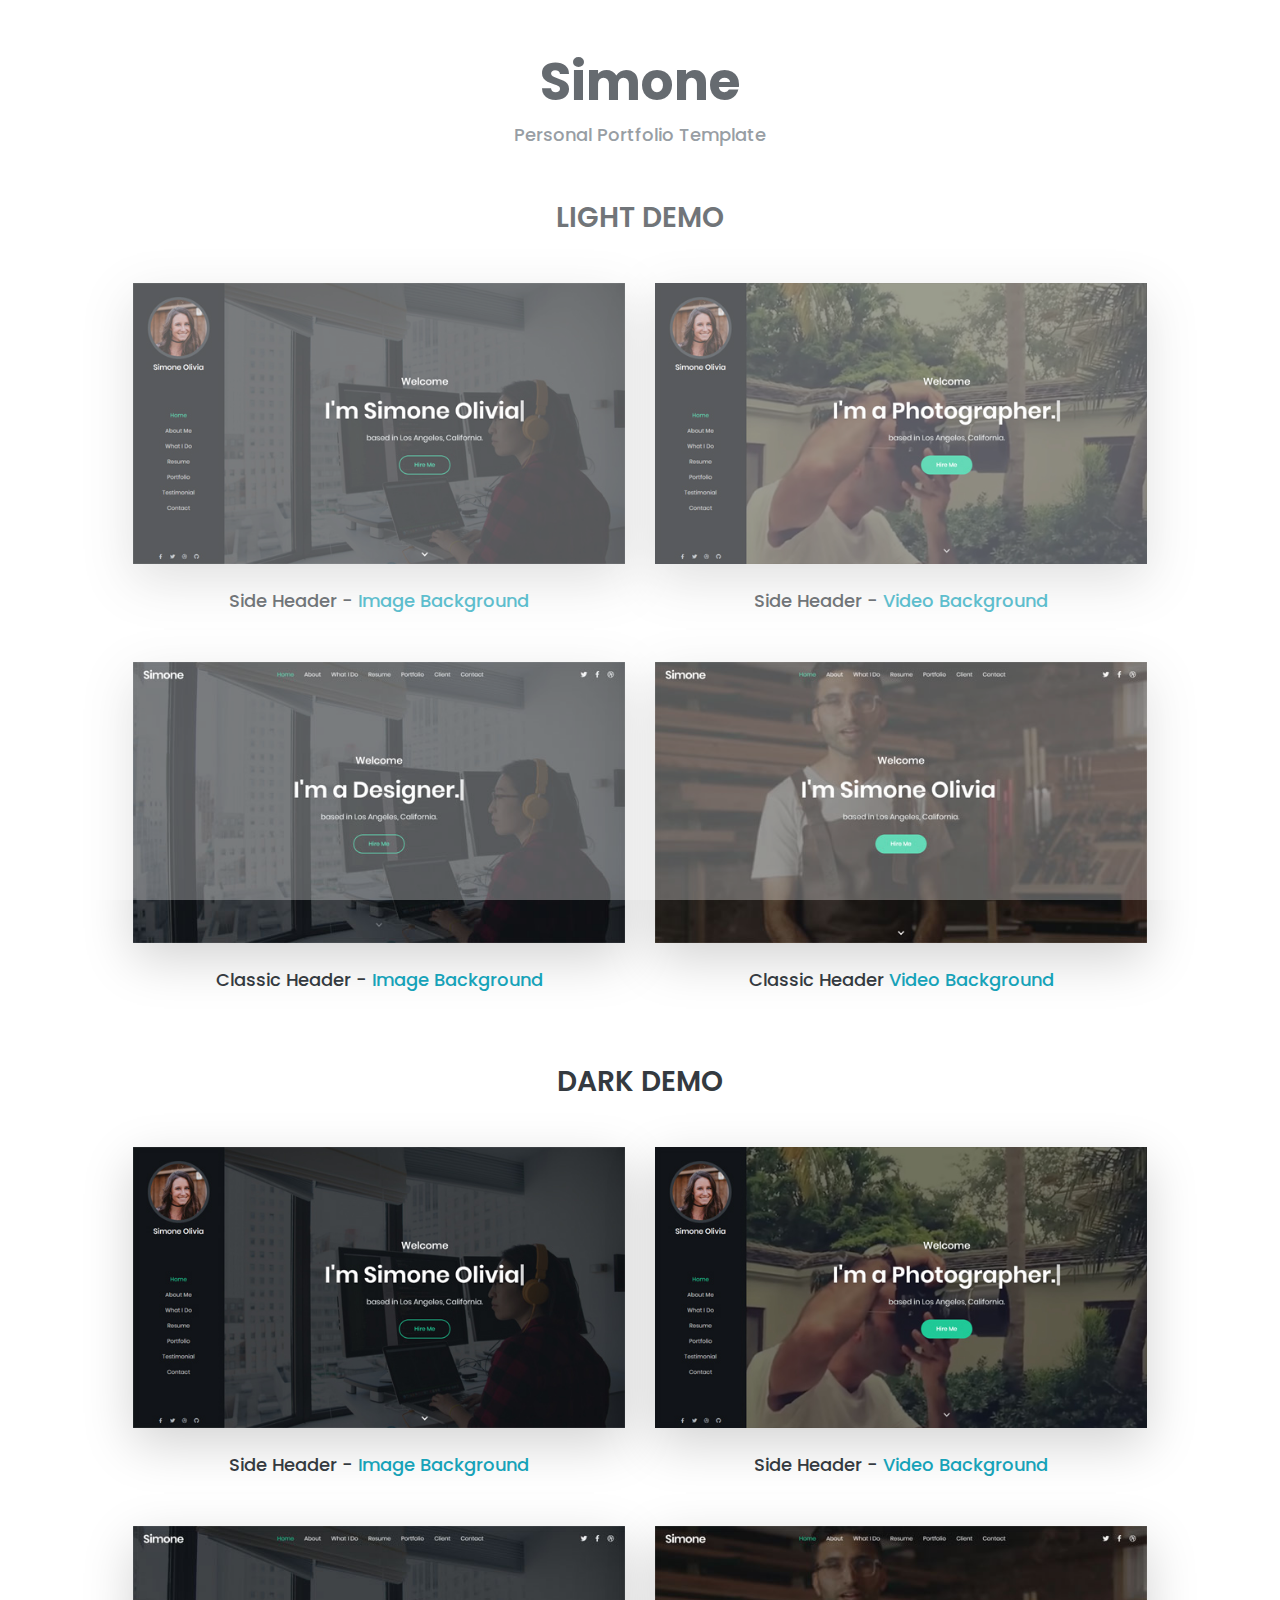
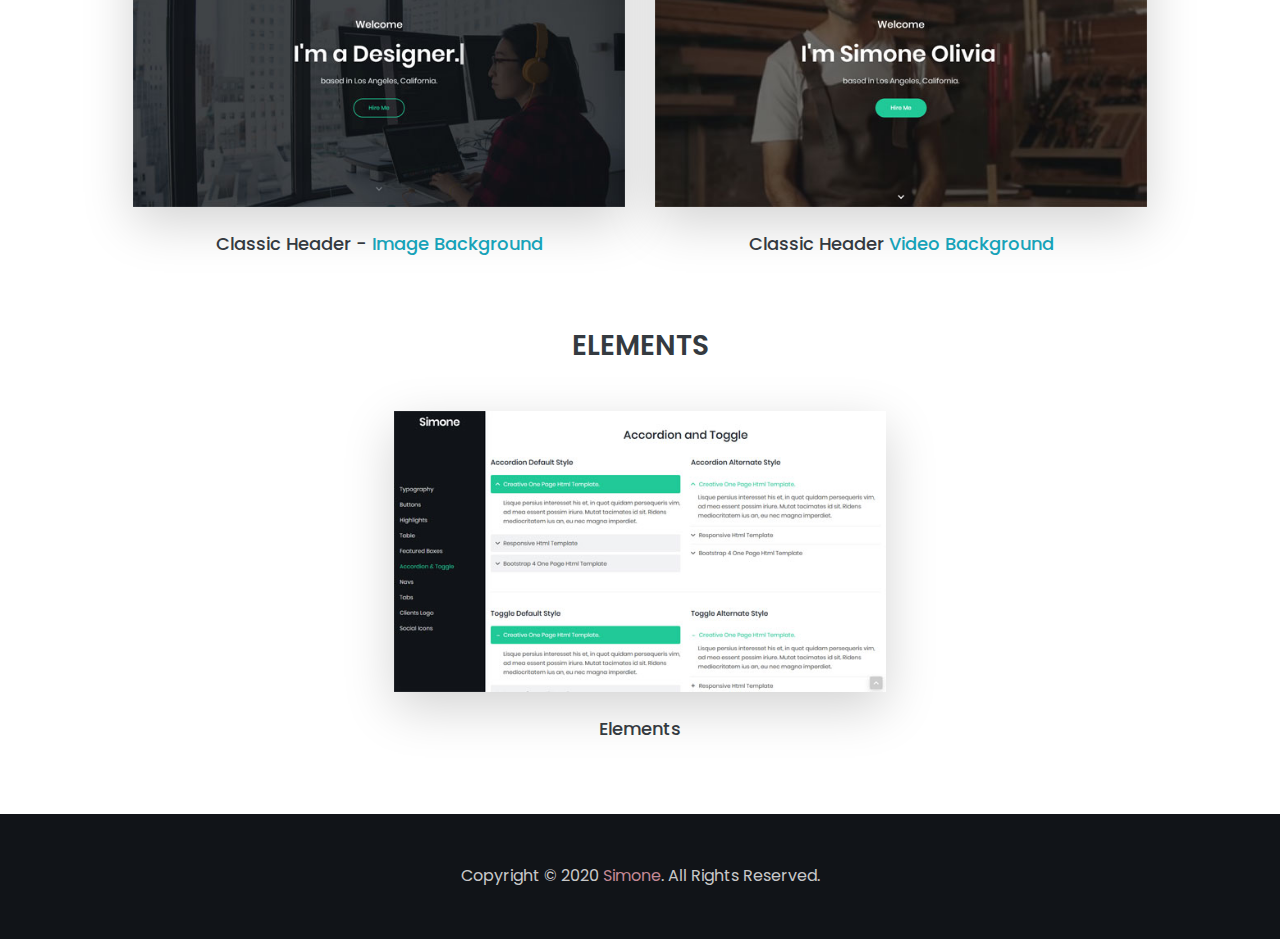
<file: demos.html>
<!DOCTYPE html>
<html lang="en">
<head>
<meta charset="utf-8" />
<meta http-equiv="X-UA-Compatible" content="IE=edge">
<meta name="viewport" content="width=device-width, initial-scale=1">
<link href="images/favicon.png" rel="icon" />
<title>Simone - Personal Portfolio Template</title>
<meta name="author" content="harnishdesign.net">

<!-- Web Fonts
======================= -->
<link rel='stylesheet' href='https://fonts.googleapis.com/css?family=Poppins:100,200,300,400,500,600,700,800,900' type='text/css'>

<!-- Stylesheet
======================= -->
<link rel="stylesheet" type="text/css" href="vendor/bootstrap/css/bootstrap.min.css"/>
<link rel="stylesheet" type="text/css" href="css/stylesheet.css"/>
</head>
<body>

<!-- Preloader -->
<div class="preloader">
  <div class="lds-ellipsis">
    <div></div>
    <div></div>
    <div></div>
    <div></div>
  </div>
</div>
<!-- Preloader End --> 

<div id="main-wrapper"> 

<!-- Header -->
<header class="text-center bg-white py-5">
  <h1 class="text-13 font-weight-700">Simone</h1>
  <h2 class="text-muted text-4">Personal Portfolio Template</h2>
</header>
<div class="container text-center pb-5">
  <h2 class="text-7 mb-4 text-dark text-uppercase font-weight-600">Light Demo</h2>
  <div class="row mx-lg-5">
    <div class="col-md-6 my-4"> <a class="text-dark" target="_blank" href="index.html"><img src="images/demos/index.jpg" class="img-fluid shadow-lg" alt="image"> <span class="text-4 font-weight-500 pt-3 d-block">Side Header - <span class="text-info">Image Background</span></span> </a> </div>
	<div class="col-md-6 my-4"> <a class="text-dark" target="_blank" href="index-video-youtube.html"><img src="images/demos/index-video.jpg" class="img-fluid shadow-lg" alt="image"> <span class="text-4 font-weight-500 pt-3 d-block">Side Header - <span class="text-info">Video Background</span></span> </a> </div>
	
	<div class="col-md-6 my-4"> <a class="text-dark" target="_blank" href="index-classic-header.html"><img src="images/demos/index-classic-header.jpg" class="img-fluid shadow-lg" alt="image"> <span class="text-4 font-weight-500 pt-3 d-block">Classic Header - <span class="text-info">Image Background</span></span> </a> </div>
	<div class="col-md-6 my-4"> <a class="text-dark" target="_blank" href="index-video-youtube-classic-header.html"><img src="images/demos/index-video-classic-header.jpg" class="img-fluid shadow-lg" alt="image"> <span class="text-4 font-weight-500 pt-3 d-block">Classic Header <span class="text-info">Video Background</span></span> </a> </div>
  </div>
  <h2 class="text-7 mb-4 text-dark text-uppercase font-weight-600 mt-5">Dark Demo</h2>
  <div class="row mx-lg-5">
	<div class="col-md-6 my-4"> <a class="text-dark" target="_blank" href="index-dark.html"><img src="images/demos/index.jpg" class="img-fluid shadow-lg" alt="image"> <span class="text-4 font-weight-500 pt-3 d-block">Side Header - <span class="text-info">Image Background</span></span> </a> </div>
	<div class="col-md-6 my-4"> <a class="text-dark" target="_blank" href="index-video-youtube-dark.html"><img src="images/demos/index-video.jpg" class="img-fluid shadow-lg" alt="image"> <span class="text-4 font-weight-500 pt-3 d-block">Side Header - <span class="text-info">Video Background</span></span> </a> </div>
	<div class="col-md-6 my-4"> <a class="text-dark" target="_blank" href="index-dark-classic-header.html"><img src="images/demos/index-classic-header.jpg" class="img-fluid shadow-lg" alt="image"> <span class="text-4 font-weight-500 pt-3 d-block">Classic Header - <span class="text-info">Image Background</span></span> </a> </div>
	<div class="col-md-6 my-4"> <a class="text-dark" target="_blank" href="index-video-youtube-dark-classic-header.html"><img src="images/demos/index-video-classic-header.jpg" class="img-fluid shadow-lg" alt="image"> <span class="text-4 font-weight-500 pt-3 d-block">Classic Header <span class="text-info">Video Background</span></span> </a> </div>
  </div>
  <h2 class="text-7 mb-4 text-dark text-uppercase font-weight-600 mt-5">Elements</h2>
  <div class="row mx-lg-5 justify-content-center">
	<div class="col-md-6 my-4"> <a class="text-dark" target="_blank" href="elements.html"><img src="images/demos/elements.jpg" class="img-fluid shadow-lg" alt="image"> <span class="text-4 font-weight-500 pt-3 d-block">Elements</span> </a> </div>
  </div>
</div>

<!-- Footer -->
<footer id="footer" class="text-center bg-dark footer-text-light py-5">
  <p class="mb-0">Copyright © 2020 <a href="#">Simone</a>. All Rights Reserved.</p>
</footer>
</div>
<!-- Script --> 
<script src="vendor/jquery/jquery.min.js"></script> 
<script src="vendor/bootstrap/js/bootstrap.bundle.min.js"></script> 
<script src="js/theme.js"></script>
</body>
</html>
</file>
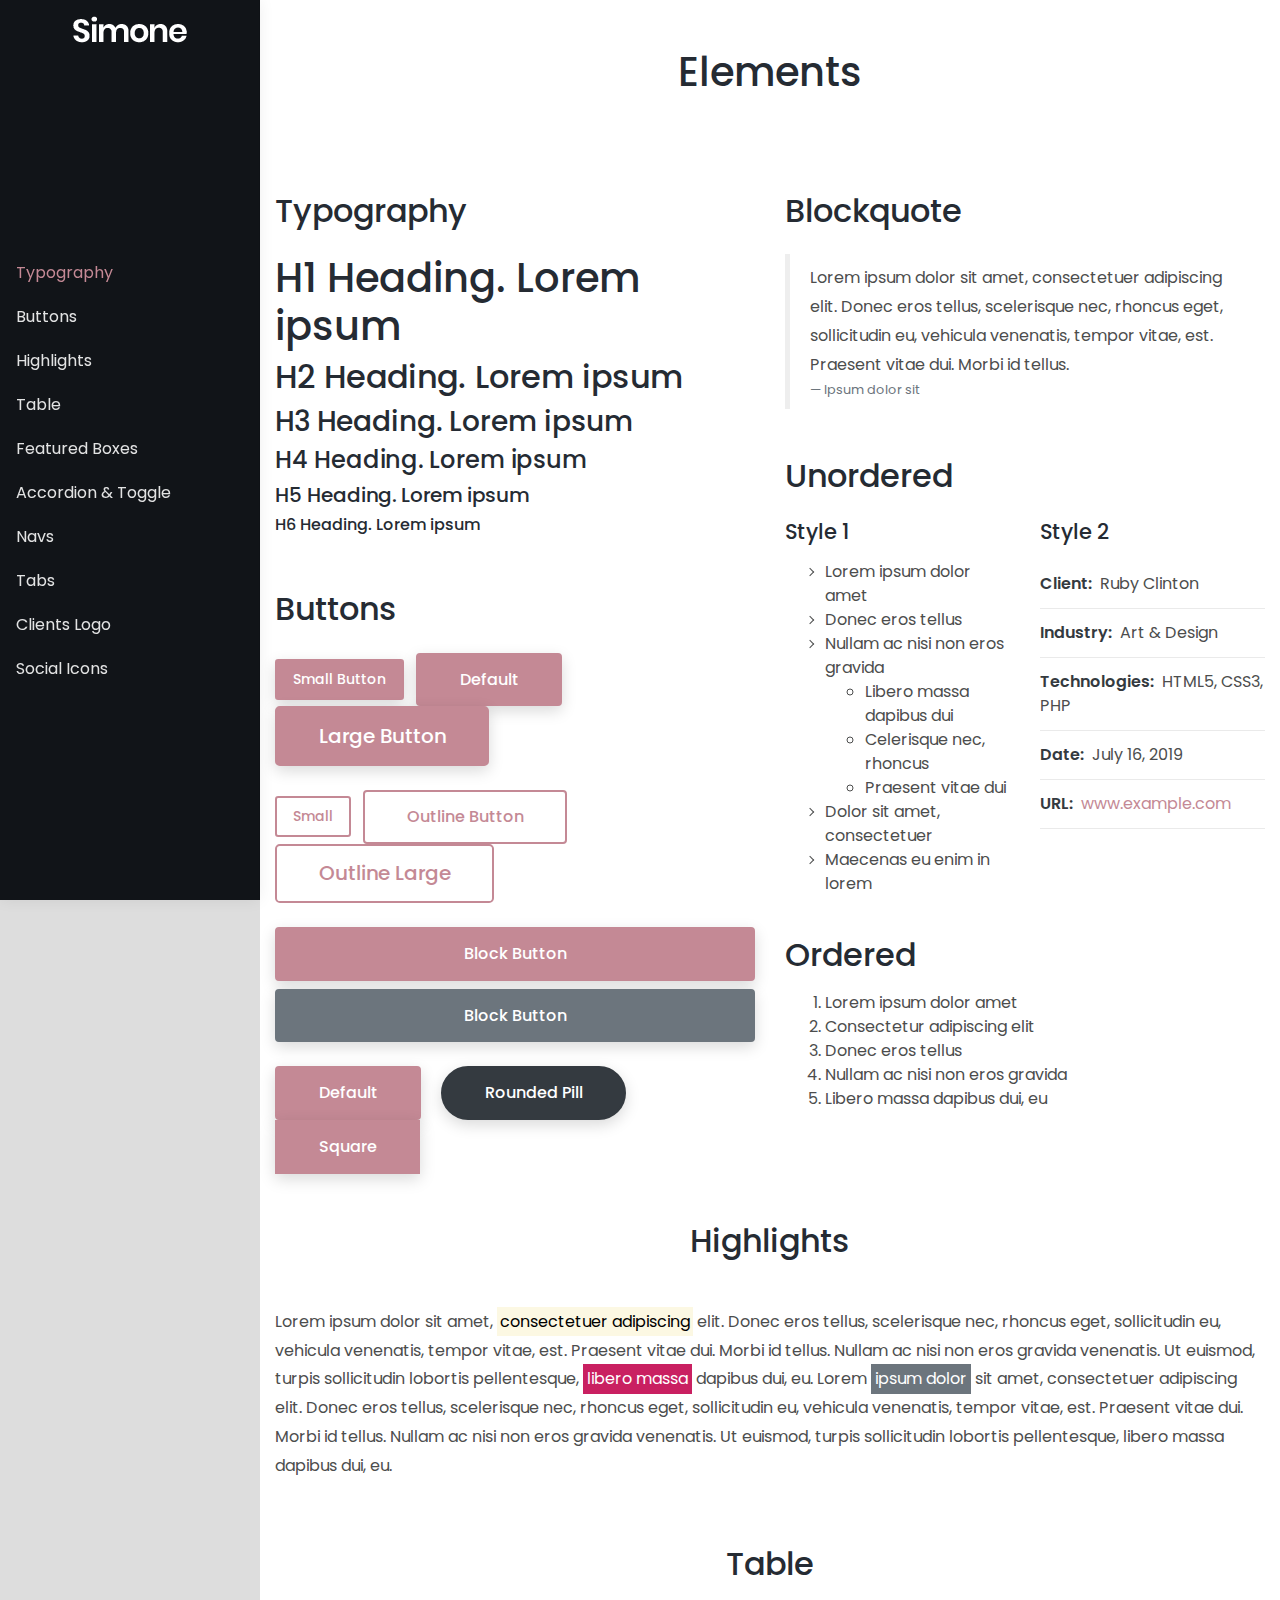
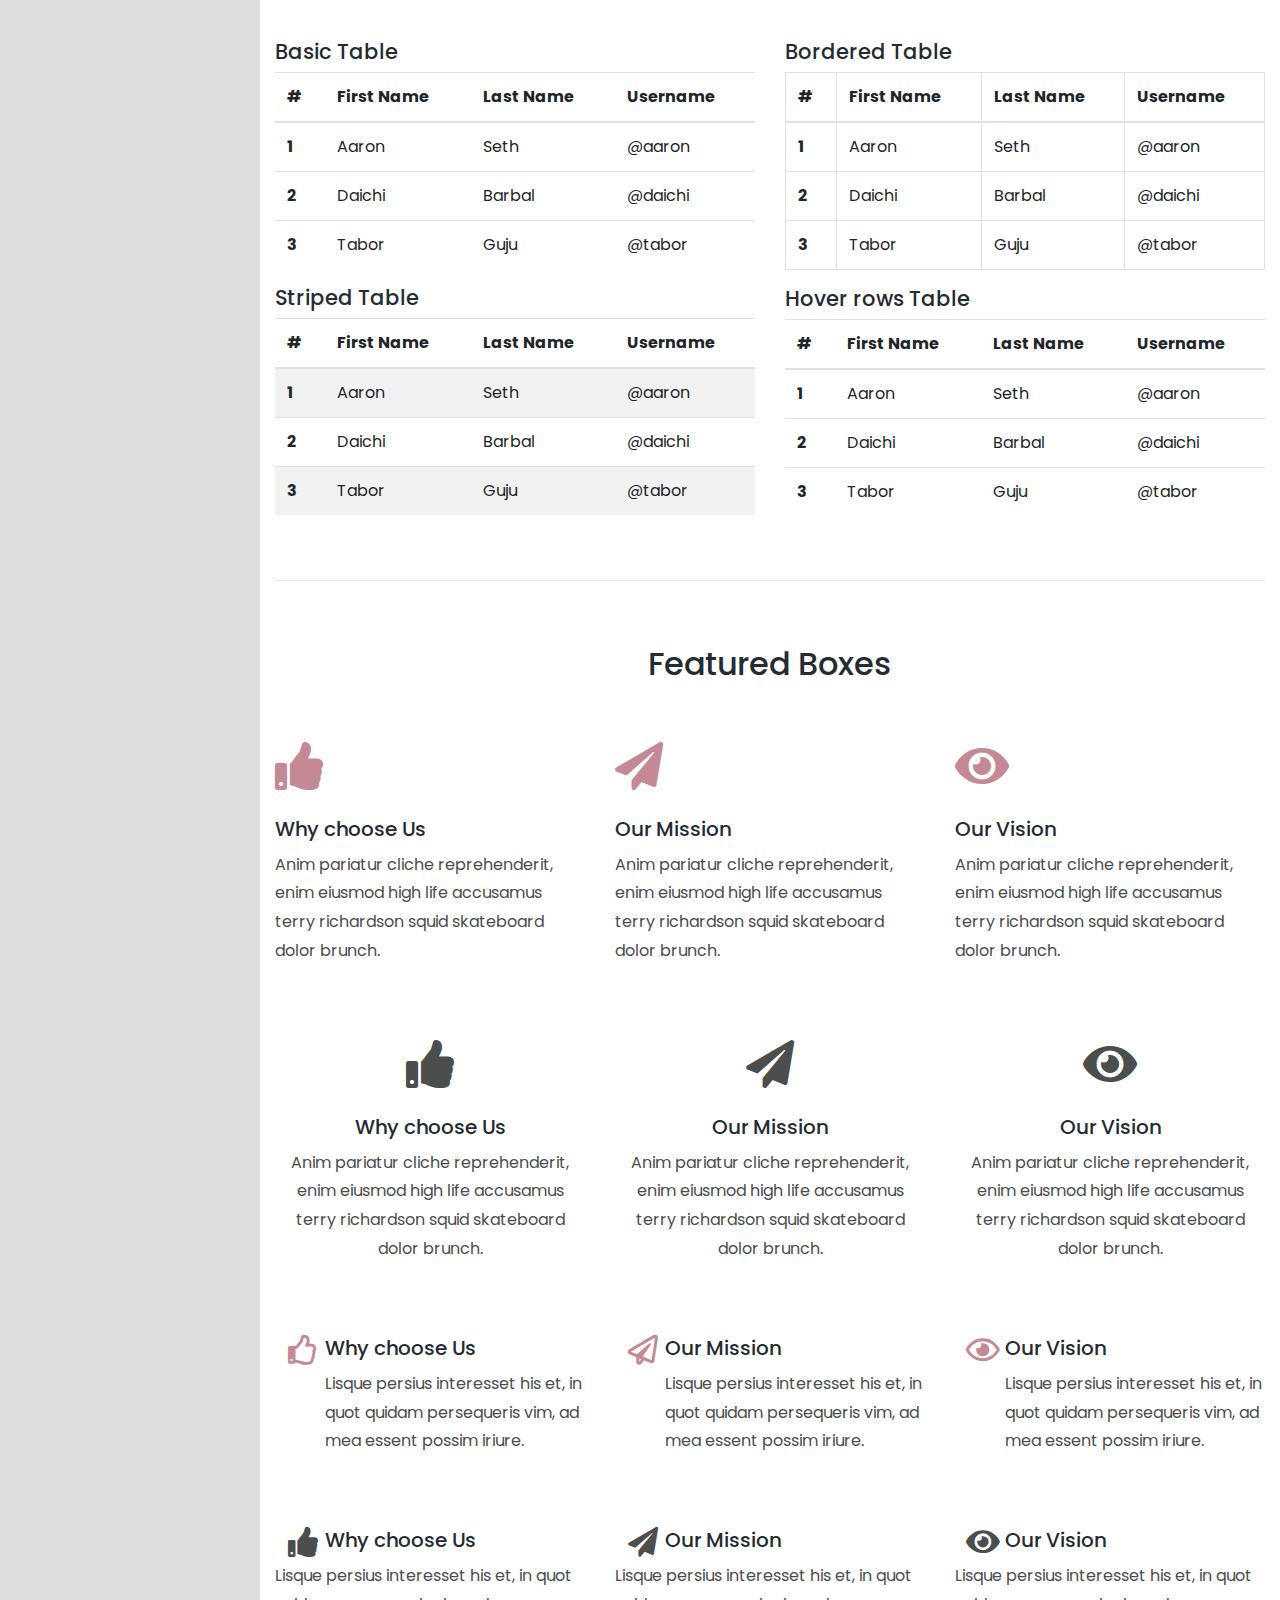
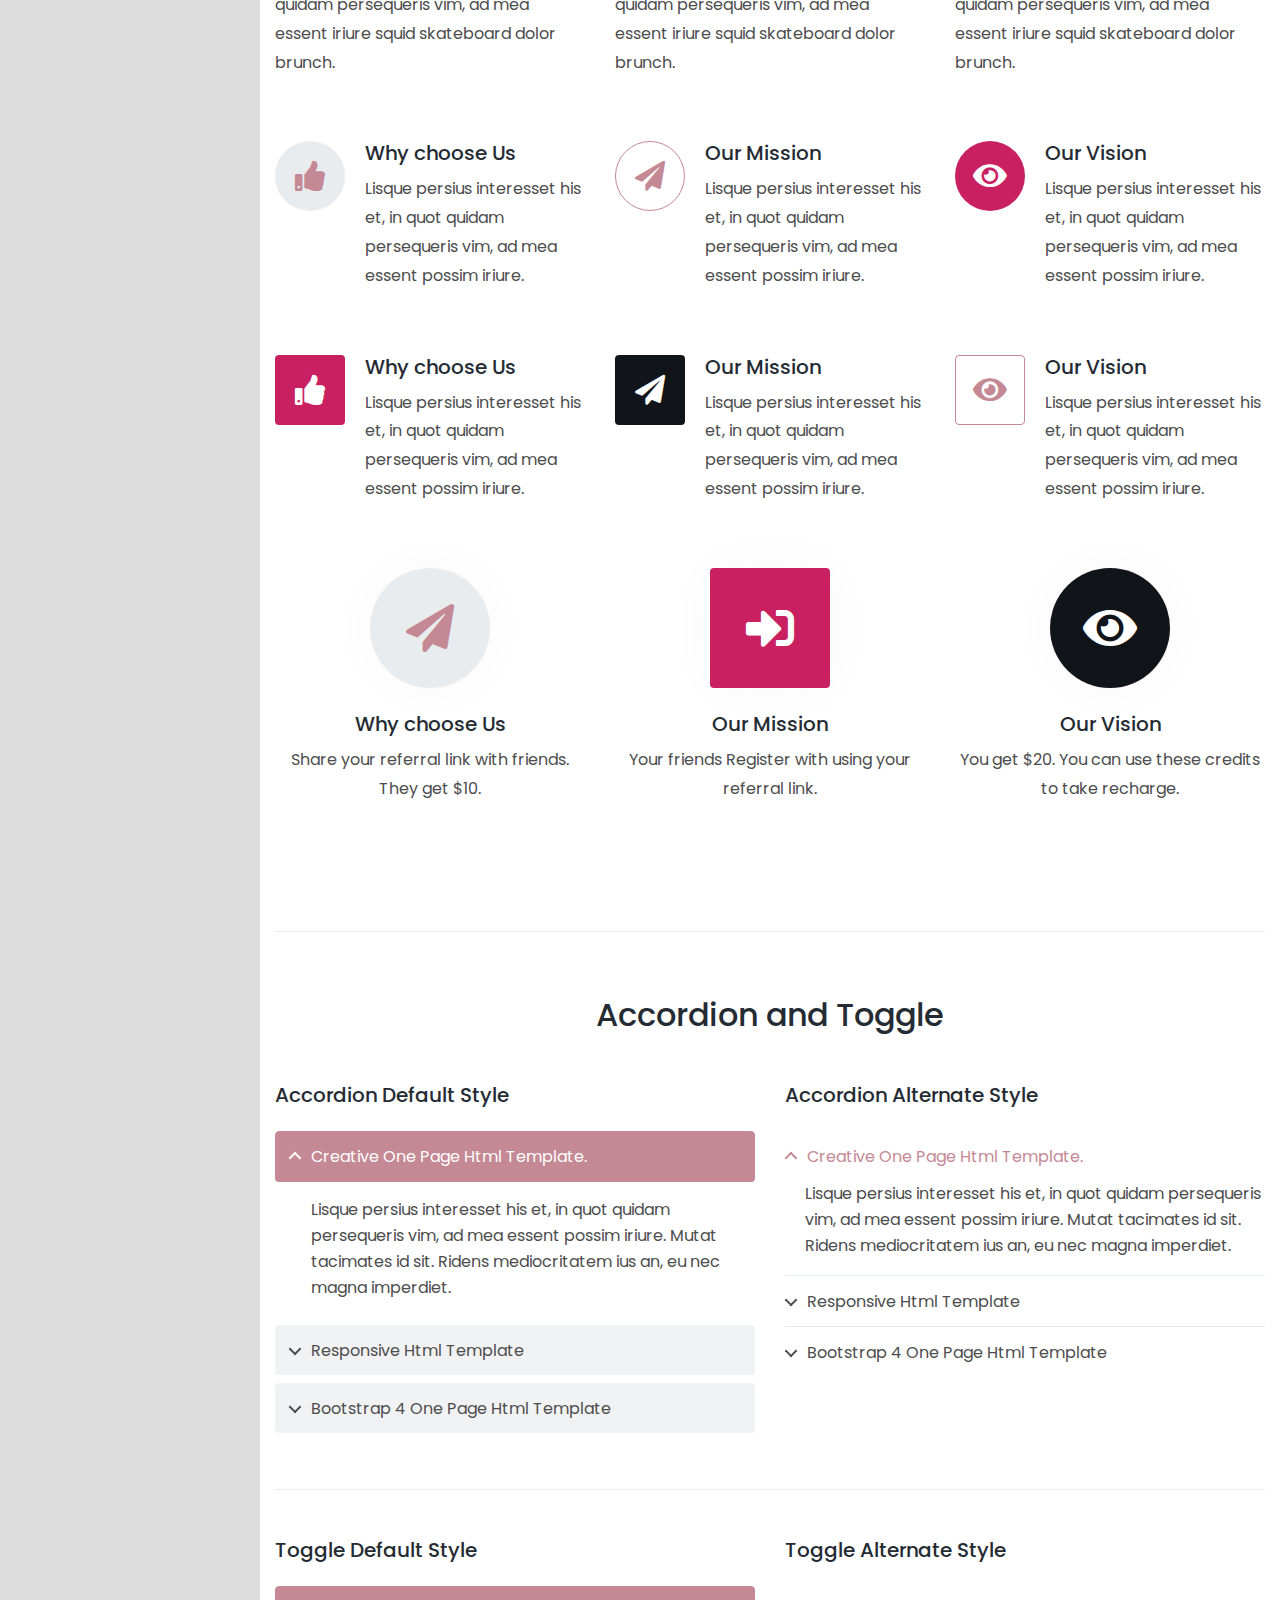
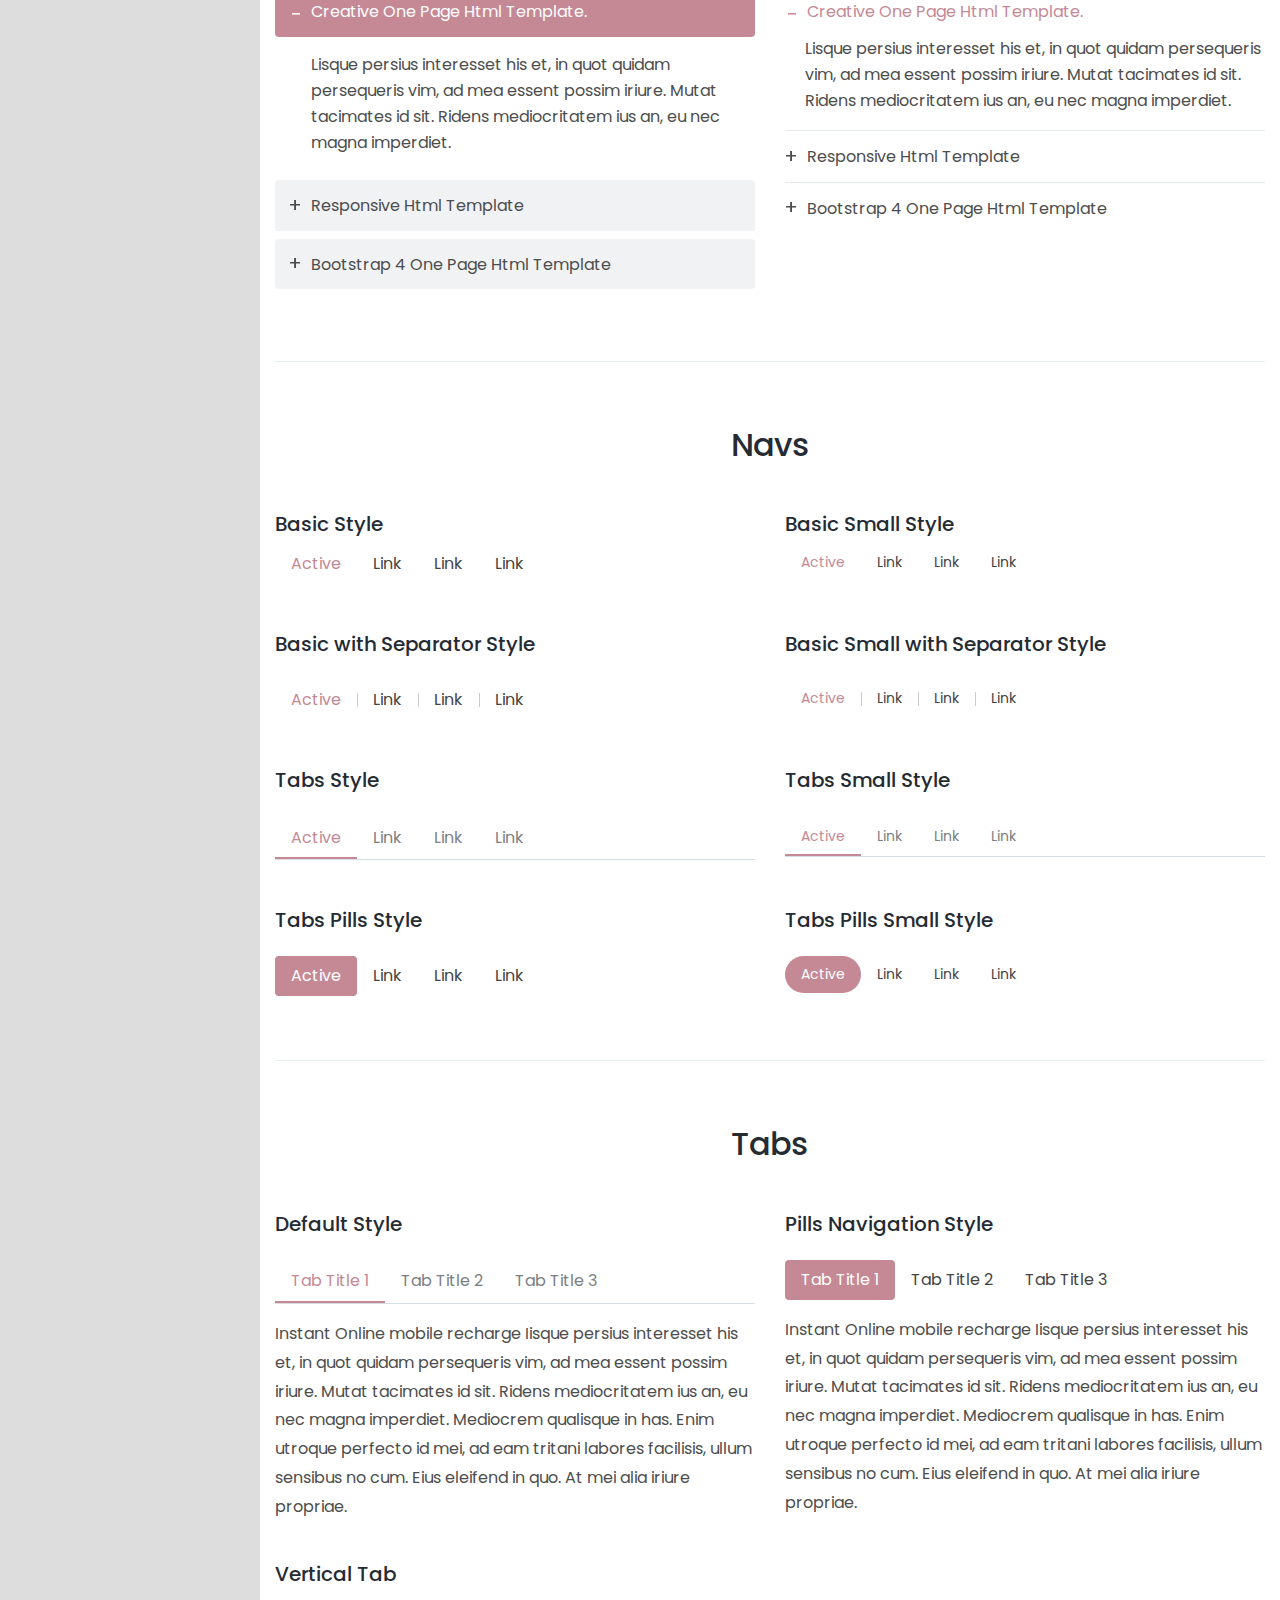
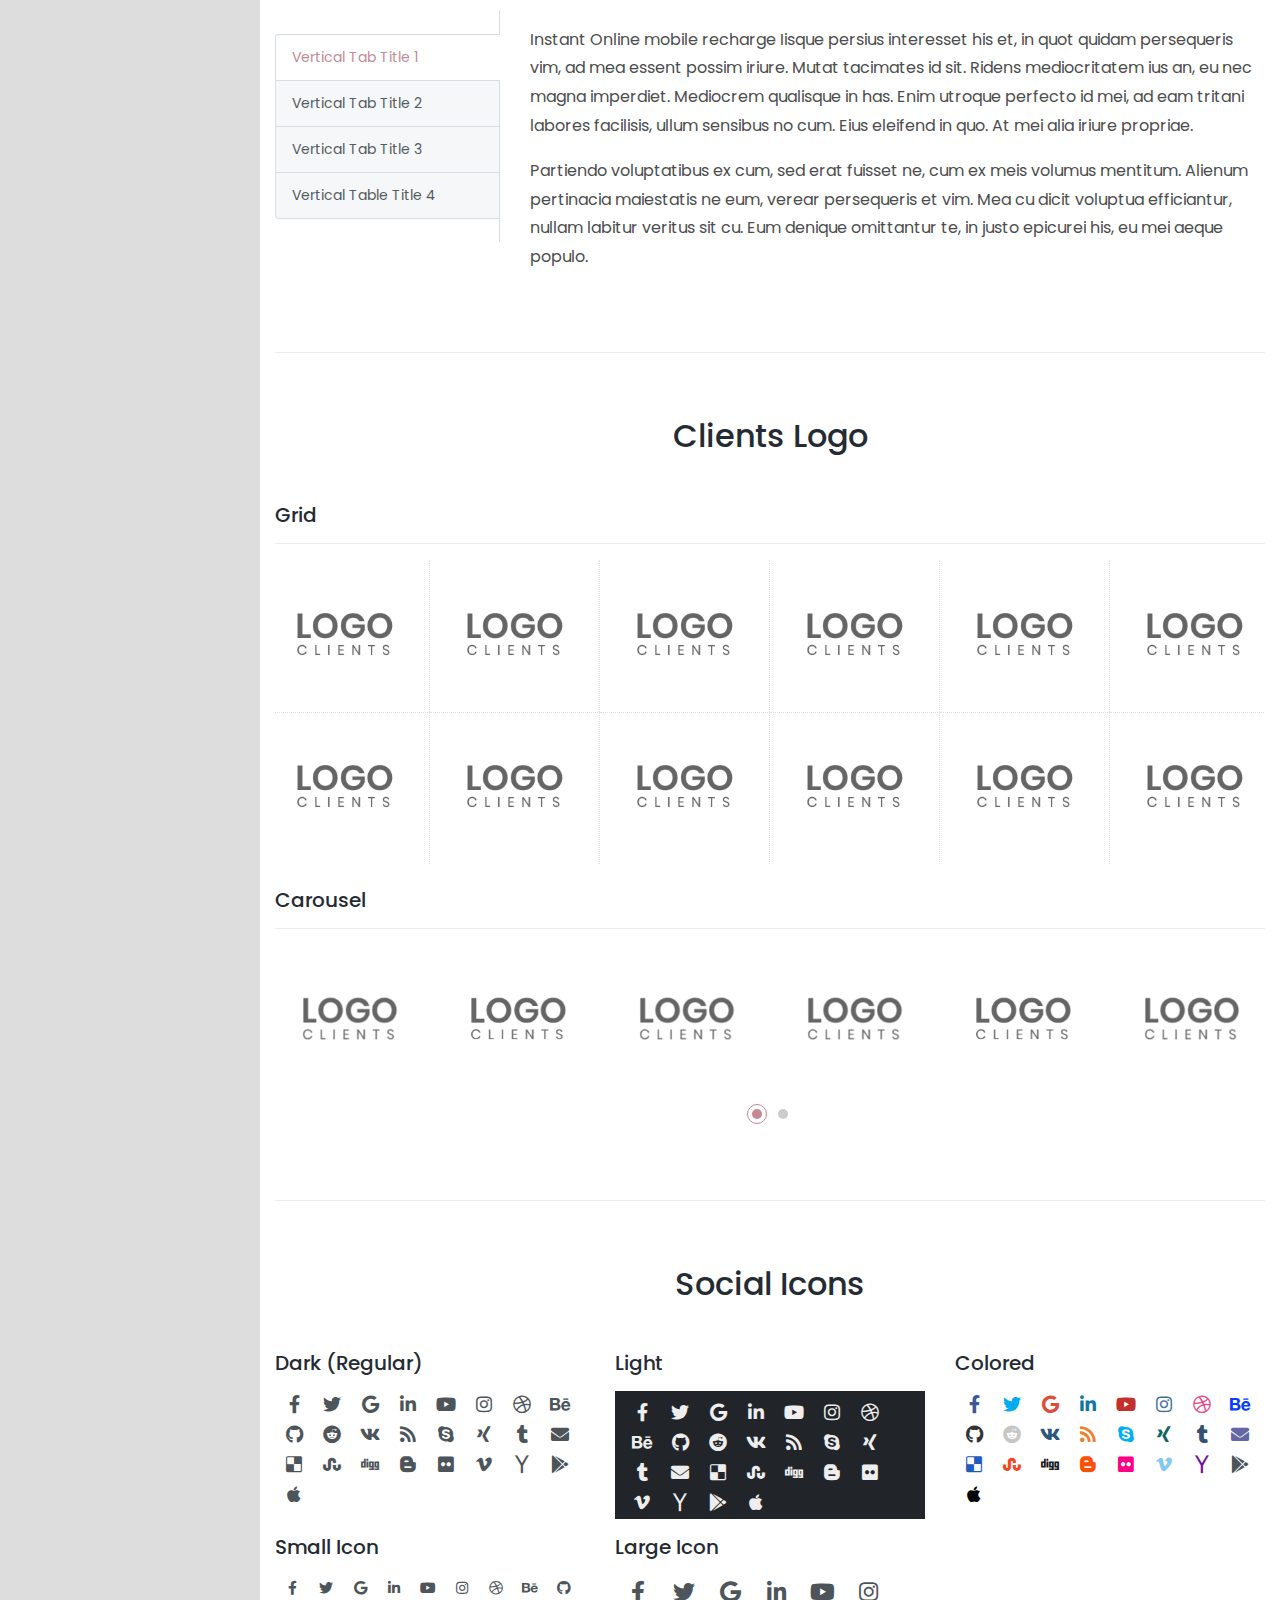
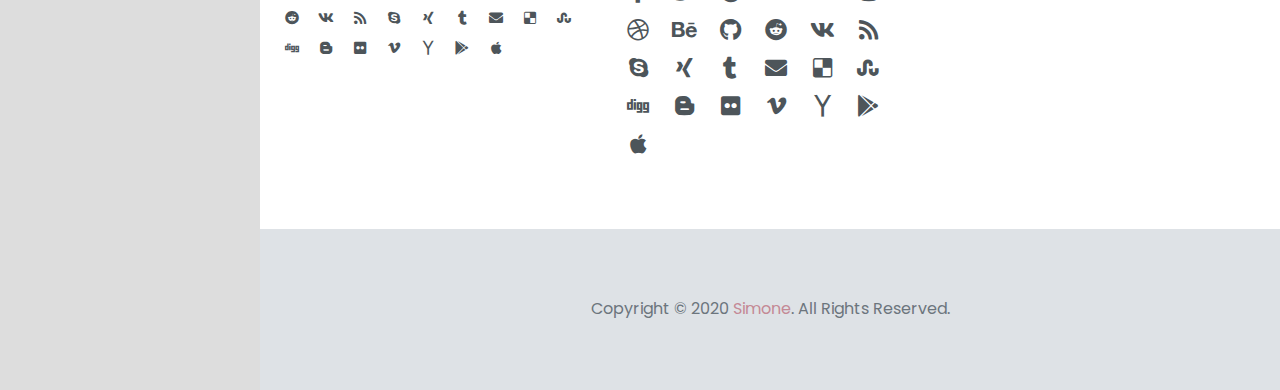
<file: elements.html>
<!DOCTYPE html>
<html lang="en">
<head>
<meta charset="UTF-8" />
<meta http-equiv="X-UA-Compatible" content="IE=edge">
<meta name="viewport" content="width=device-width, initial-scale=1, minimum-scale=1.0, shrink-to-fit=no">
<link href="images/favicon.png" rel="icon" />
<title>Simone - Personal Portfolio Template</title>
<meta name="description" content="Simone is responsive bootstrap 4 one page personal portfolio html template.">
<meta name="author" content="harnishdesign.net">

<!-- Web Fonts -->
<link rel='stylesheet' href='https://fonts.googleapis.com/css?family=Poppins:100,200,300,400,500,600,700,800,900' type='text/css'>

<!-- Stylesheet
============================================= -->
<!-- Bootstrap -->
<link rel="stylesheet" type="text/css" href="vendor/bootstrap/css/bootstrap.min.css" />
<!-- Font Awesome Icon -->
<link rel="stylesheet" type="text/css" href="vendor/font-awesome/css/all.min.css" />
<!-- Owl Carousel -->
<link rel="stylesheet" type="text/css" href="vendor/owl.carousel/assets/owl.carousel.min.css" />
<!-- Magnific Popup -->
<link rel="stylesheet" type="text/css" href="vendor/magnific-popup/magnific-popup.min.css" />
<!-- Custom Stylesheet -->
<link rel="stylesheet" type="text/css" href="css/stylesheet.css" />
</head>

<body class="side-header" data-spy="scroll" data-target=".navbar" data-offset="1">

<!-- Preloader -->
<div class="preloader">
  <div class="lds-ellipsis"><div></div><div></div><div></div><div></div></div>
</div>
<!-- Preloader End --> 

<!-- Document Wrapper   
=============================== -->
<div id="main-wrapper"> 
  <!-- Header
  ============================ -->
  <header id="header" class="sticky-top"> 
    <!-- Navbar -->
    <nav class="primary-menu navbar navbar-expand-lg bg-dark navbar-text-light border-bottom-0">
      <div class="container-fluid position-relative h-100 flex-lg-column pl-3 px-lg-3 pt-lg-3 pb-lg-2"> 
        
        <!-- Logo --> 
        <a class="" href="index.html" title="Simone"> <img src="images/logo-light.png" alt="Simone"/> </a> 
        <!-- Logo End -->
        
        <div id="header-nav" class="collapse navbar-collapse w-100 my-lg-auto">
          <ul class="navbar-nav my-lg-auto py-lg-3">
            <li class="nav-item"><a class="nav-link smooth-scroll active" href="#typography">Typography</a></li>
            <li class="nav-item"><a class="nav-link smooth-scroll active" href="#buttons">Buttons</a></li>
            <li class="nav-item"><a class="nav-link smooth-scroll active" href="#highlights">Highlights</a></li>
            <li class="nav-item"><a class="nav-link smooth-scroll active" href="#table">Table</a></li>
            <li class="nav-item"><a class="nav-link smooth-scroll active" href="#featuredBoxes">Featured Boxes</a></li>
            <li class="nav-item"><a class="nav-link smooth-scroll" href="#accordionToggle">Accordion & Toggle</a></li>
            <li class="nav-item"><a class="nav-link smooth-scroll" href="#navs">Navs</a></li>
            <li class="nav-item"><a class="nav-link smooth-scroll" href="#tabs">Tabs</a></li>
            <li class="nav-item"><a class="nav-link smooth-scroll" href="#clients">Clients Logo</a></li>
            <li class="nav-item"><a class="nav-link smooth-scroll" href="#socialIcons">Social Icons</a></li>
          </ul>
        </div>
        <button class="navbar-toggler" type="button" data-toggle="collapse" data-target="#header-nav"><span></span><span></span><span></span></button>
      </div>
    </nav>
    <!-- Navbar End --> 
  </header>
  <!-- Header End --> 
  
 
  
  <!-- Content
  ============================================= -->
  <div id="content" role="main" class="bg-white">
    <div class="container">
	<h1 id="typography" class="pt-5 text-center mb-5">Elements</h1>
      <div class="row">
        <div class="col-sm-6"> 
          
          <!-- Typography
            ============================================= -->
          <h2 class="mb-4 pt-5">Typography</h2>
          <h1>H1 Heading. Lorem ipsum</h1>
          <h2>H2 Heading. Lorem ipsum</h2>
          <h3>H3 Heading. Lorem ipsum</h3>
          <h4>H4 Heading. Lorem ipsum</h4>
          <h5>H5 Heading. Lorem ipsum</h5>
          <h6>H6 Heading. Lorem ipsum</h6>
          <!-- Typography End--> 
          
          <!-- Buttons
            ============================================= -->
          <h2 id="buttons" class="mb-4 pt-5">Buttons</h2>
          <div class="row">
            <div class="col-12">
              <button type="button" class="btn btn-primary btn-sm">Small Button</button>
              <button type="button" class="btn btn-primary mx-2">Default</button>
              <button type="button" class="btn btn-primary btn-lg">Large Button</button>
            </div>
            <div class="col-12 mt-4">
              <button type="button" class="btn btn-outline-primary btn-sm shadow-none">Small</button>
              <button type="button" class="btn btn-outline-primary mx-2 shadow-none">Outline Button</button>
              <button type="button" class="btn btn-outline-primary btn-lg shadow-none">Outline Large</button>
            </div>
            <div class="col-12 mt-4">
              <button class="btn btn-primary btn-block" onclick="">Block Button</button>
              <button class="btn btn-secondary btn-block" onclick="">Block Button</button>
            </div>
            <div class="col-12 mt-4">
              <button type="button" class="btn btn-primary">Default</button>
              <button type="button" class="btn btn-dark rounded-pill mx-3">Rounded Pill</button>
              <button type="button" class="btn btn-primary rounded-0">Square</button>
            </div>
          </div>
          <!-- Buttons End--> 
          
        </div>
        <div class="col-sm-6"> 
          <!-- Blockquote
            ============================================= -->
          <h2 class="mb-4 pt-5">Blockquote</h2>
          <blockquote>
            <p class="mb-0">Lorem ipsum dolor sit amet, consectetuer adipiscing elit. Donec eros tellus, scelerisque nec, rhoncus eget, sollicitudin eu, vehicula venenatis, tempor vitae, est. Praesent vitae dui. Morbi id tellus.</p>
            <footer class="blockquote-footer">Ipsum dolor sit</footer>
          </blockquote>
          <!-- Blockquote End--> 
          
          <!-- Unordered
            ============================================= -->
          <h2 class="mt-5 mb-4">Unordered</h2>
          <div class="row">
            <div class="col-sm-6">
              <h2 class="text-5 mb-3">Style 1</h2>
              <ul class="list-style-1">
                <li>Lorem ipsum dolor amet</li>
                <li>Donec eros tellus </li>
                <li>Nullam ac nisi non eros gravida
                  <ul>
                    <li>Libero massa dapibus dui</li>
                    <li>Celerisque nec, rhoncus</li>
                    <li>Praesent vitae dui</li>
                  </ul>
                </li>
                <li>Dolor sit amet, consectetuer</li>
                <li>Maecenas eu enim in lorem</li>
              </ul>
              
              <!-- Unordered End--> 
            </div>
            <div class="col-sm-6">
              <h2 class="text-5 mb-3">Style 2</h2>
              <ul class="list-style-2">
                <li class=""><span class="text-dark font-weight-600 mr-2">Client:</span>Ruby Clinton</li>
                <li class=""><span class="text-dark font-weight-600 mr-2">Industry:</span>Art &amp; Design</li>
                <li class=""><span class="text-dark font-weight-600 mr-2">Technologies:</span>HTML5, CSS3, PHP</li>
                <li class=""><span class="text-dark font-weight-600 mr-2">Date:</span>July 16, 2019</li>
                <li class=""><span class="text-dark font-weight-600 mr-2">URL:</span><a href="#" target="_blank">www.example.com</a></li>
              </ul>
            </div>
          </div>
          
          <!-- Ordered
                ============================================= -->
          <h2 class="mt-4 mb-3">Ordered</h2>
          <ol>
            <li>Lorem ipsum dolor amet</li>
            <li>Consectetur adipiscing elit</li>
            <li>Donec eros tellus </li>
            <li>Nullam ac nisi non eros gravida</li>
            <li>Libero massa dapibus dui, eu</li>
          </ol>
          <!-- Ordered End--> 
          
        </div>
      </div>
      
      <!-- Highlights
        ============================================= -->
      <h2 id="highlights" class="text-center pt-5 mb-5">Highlights</h2>
      <p>Lorem ipsum dolor sit amet,
        <mark>consectetuer adipiscing</mark>
        elit. Donec eros tellus, scelerisque nec, rhoncus eget, sollicitudin eu, vehicula venenatis, tempor vitae, est. Praesent vitae dui. Morbi id tellus. Nullam ac nisi non eros gravida venenatis. Ut euismod, turpis sollicitudin lobortis pellentesque,
        <mark class="bg-primary text-white px-1">libero massa</mark>
        dapibus dui, eu. Lorem
        <mark class="bg-secondary text-white px-1">ipsum dolor</mark>
        sit amet, consectetuer adipiscing elit. Donec eros tellus, scelerisque nec, rhoncus eget, sollicitudin eu, vehicula venenatis, tempor vitae, est. Praesent vitae dui. Morbi id tellus. Nullam ac nisi non eros gravida venenatis. Ut euismod, turpis sollicitudin lobortis pellentesque, libero massa dapibus dui, eu. </p>
      <!-- Highlights End-->
      
      <h2 id="table" class="text-center py-5">Table</h2>
      <div class="row">
        <div class="col-md-6"> 
          
          <!-- Basic Table
            ============================================= -->
          <h4 class="text-5">Basic Table</h4>
          <div class="table-responsive">
            <table class="table">
              <thead>
                <tr>
                  <th>#</th>
                  <th>First Name</th>
                  <th>Last Name</th>
                  <th>Username</th>
                </tr>
              </thead>
              <tbody>
                <tr>
                  <th scope="row">1</th>
                  <td>Aaron</td>
                  <td>Seth</td>
                  <td>@aaron</td>
                </tr>
                <tr>
                  <th scope="row">2</th>
                  <td>Daichi</td>
                  <td>Barbal</td>
                  <td>@daichi</td>
                </tr>
                <tr>
                  <th scope="row">3</th>
                  <td>Tabor</td>
                  <td>Guju</td>
                  <td>@tabor</td>
                </tr>
              </tbody>
            </table>
          </div>
          <!-- Basic Table End--> 
          
          <!-- Striped Table
            ============================================= -->
          <h4 class="text-5">Striped Table</h4>
          <div class="table-responsive">
            <table class="table table-striped">
              <thead>
                <tr>
                  <th>#</th>
                  <th>First Name</th>
                  <th>Last Name</th>
                  <th>Username</th>
                </tr>
              </thead>
              <tbody>
                <tr>
                  <th scope="row">1</th>
                  <td>Aaron</td>
                  <td>Seth</td>
                  <td>@aaron</td>
                </tr>
                <tr>
                  <th scope="row">2</th>
                  <td>Daichi</td>
                  <td>Barbal</td>
                  <td>@daichi</td>
                </tr>
                <tr>
                  <th scope="row">3</th>
                  <td>Tabor</td>
                  <td>Guju</td>
                  <td>@tabor</td>
                </tr>
              </tbody>
            </table>
          </div>
          <!-- Striped Table End--> 
          
        </div>
        <div class="col-md-6"> 
          <!-- Bordered Table
            ============================================= -->
          <h4 class="text-5">Bordered Table</h4>
          <div class="table-responsive">
            <table class="table table-bordered">
              <thead>
                <tr>
                  <th>#</th>
                  <th>First Name</th>
                  <th>Last Name</th>
                  <th>Username</th>
                </tr>
              </thead>
              <tbody>
                <tr>
                  <th scope="row">1</th>
                  <td>Aaron</td>
                  <td>Seth</td>
                  <td>@aaron</td>
                </tr>
                <tr>
                  <th scope="row">2</th>
                  <td>Daichi</td>
                  <td>Barbal</td>
                  <td>@daichi</td>
                </tr>
                <tr>
                  <th scope="row">3</th>
                  <td>Tabor</td>
                  <td>Guju</td>
                  <td>@tabor</td>
                </tr>
              </tbody>
            </table>
          </div>
          <!-- Bordered Table End--> 
          
          <!-- Hover rows Table
            ============================================= -->
          <h4 class="text-5">Hover rows Table</h4>
          <div class="table-responsive">
            <table class="table table-hover">
              <thead>
                <tr>
                  <th>#</th>
                  <th>First Name</th>
                  <th>Last Name</th>
                  <th>Username</th>
                </tr>
              </thead>
              <tbody>
                <tr>
                  <th scope="row">1</th>
                  <td>Aaron</td>
                  <td>Seth</td>
                  <td>@aaron</td>
                </tr>
                <tr>
                  <th scope="row">2</th>
                  <td>Daichi</td>
                  <td>Barbal</td>
                  <td>@daichi</td>
                </tr>
                <tr>
                  <th scope="row">3</th>
                  <td>Tabor</td>
                  <td>Guju</td>
                  <td>@tabor</td>
                </tr>
              </tbody>
            </table>
          </div>
          <!-- Hover rows Table End--> 
        </div>
      </div>
      <hr class="mt-5">
      
      <!-- Featured Boxes
        ============================================= -->
      <div id="featuredBoxes" class="py-5">
        <h2 class="text-center mb-5">Featured Boxes</h2>
        <!-- Default Style
          ============================================= -->
        <div class="row mb-5">
          <div class="col-md-4">
            <div class="featured-box">
              <div class="featured-box-icon text-primary"> <i class="fas fa-thumbs-up"></i></div>
              <h3>Why choose Us</h3>
              <p>Anim pariatur cliche reprehenderit, enim eiusmod high life accusamus terry richardson squid skateboard dolor brunch.</p>
            </div>
          </div>
          <div class="col-md-4">
            <div class="featured-box">
              <div class="featured-box-icon text-primary"> <i class="fas fa-paper-plane"></i> </div>
              <h3>Our Mission</h3>
              <p>Anim pariatur cliche reprehenderit, enim eiusmod high life accusamus terry richardson squid skateboard dolor brunch.</p>
            </div>
          </div>
          <div class="col-md-4">
            <div class="featured-box">
              <div class="featured-box-icon text-primary"> <i class="fas fa-eye"></i> </div>
              <h3>Our Vision</h3>
              <p>Anim pariatur cliche reprehenderit, enim eiusmod high life accusamus terry richardson squid skateboard dolor brunch.</p>
            </div>
          </div>
        </div>
        <!-- Default Style end --> 
        
        <!-- Default Style Center
          ============================================= -->
        <div class="row mb-5">
          <div class="col-md-4">
            <div class="featured-box text-center">
              <div class="featured-box-icon"> <i class="fas fa-thumbs-up"></i></div>
              <h3>Why choose Us</h3>
              <p>Anim pariatur cliche reprehenderit, enim eiusmod high life accusamus terry richardson squid skateboard dolor brunch.</p>
            </div>
          </div>
          <div class="col-md-4">
            <div class="featured-box text-center">
              <div class="featured-box-icon"> <i class="fas fa-paper-plane"></i> </div>
              <h3>Our Mission</h3>
              <p>Anim pariatur cliche reprehenderit, enim eiusmod high life accusamus terry richardson squid skateboard dolor brunch.</p>
            </div>
          </div>
          <div class="col-md-4">
            <div class="featured-box text-center">
              <div class="featured-box-icon"> <i class="fas fa-eye"></i> </div>
              <h3>Our Vision</h3>
              <p>Anim pariatur cliche reprehenderit, enim eiusmod high life accusamus terry richardson squid skateboard dolor brunch.</p>
            </div>
          </div>
        </div>
        <!-- Default Style Center end --> 
        
        <!-- Style 1
          ============================================= -->
        <div class="row mb-5">
          <div class="col-md-4">
            <div class="featured-box style-1">
              <div class="featured-box-icon text-primary"> <i class="far fa-thumbs-up"></i></div>
              <h3>Why choose Us</h3>
              <p>Lisque persius interesset his et, in quot quidam persequeris vim, ad mea essent possim iriure.</p>
            </div>
          </div>
          <div class="col-md-4">
            <div class="featured-box style-1">
              <div class="featured-box-icon text-primary"> <i class="far fa-paper-plane"></i> </div>
              <h3>Our Mission</h3>
              <p>Lisque persius interesset his et, in quot quidam persequeris vim, ad mea essent possim iriure.</p>
            </div>
          </div>
          <div class="col-md-4">
            <div class="featured-box style-1">
              <div class="featured-box-icon text-primary"> <i class="far fa-eye"></i> </div>
              <h3>Our Vision</h3>
              <p>Lisque persius interesset his et, in quot quidam persequeris vim, ad mea essent possim iriure.</p>
            </div>
          </div>
        </div>
        <!-- Style 1 end --> 
        
        <!-- Style 2
          ============================================= -->
        <div class="row mb-5">
          <div class="col-md-4">
            <div class="featured-box style-2">
              <div class="featured-box-icon"> <i class="fas fa-thumbs-up"></i></div>
              <h3>Why choose Us</h3>
              <p>Lisque persius interesset his et, in quot quidam persequeris vim, ad mea essent iriure squid skateboard dolor brunch.</p>
            </div>
          </div>
          <div class="col-md-4">
            <div class="featured-box style-2">
              <div class="featured-box-icon"> <i class="fas fa-paper-plane"></i> </div>
              <h3>Our Mission</h3>
              <p>Lisque persius interesset his et, in quot quidam persequeris vim, ad mea essent iriure squid skateboard dolor brunch.</p>
            </div>
          </div>
          <div class="col-md-4">
            <div class="featured-box style-2">
              <div class="featured-box-icon"> <i class="fas fa-eye"></i> </div>
              <h3>Our Vision</h3>
              <p>Lisque persius interesset his et, in quot quidam persequeris vim, ad mea essent iriure squid skateboard dolor brunch.</p>
            </div>
          </div>
        </div>
        <!-- Style 2 end --> 
        
        <!-- Style 3
          ============================================= -->
        <div class="row mb-5">
          <div class="col-md-4">
            <div class="featured-box style-3">
              <div class="featured-box-icon bg-light-1 text-primary rounded-circle"> <i class="fas fa-thumbs-up"></i> </div>
              <h3>Why choose Us</h3>
              <p>Lisque persius interesset his et, in quot quidam persequeris vim, ad mea essent possim iriure.</p>
            </div>
          </div>
          <div class="col-md-4">
            <div class="featured-box style-3">
              <div class="featured-box-icon border border-primary text-primary rounded-circle"> <i class="fas fa-paper-plane"></i> </div>
              <h3>Our Mission</h3>
              <p>Lisque persius interesset his et, in quot quidam persequeris vim, ad mea essent possim iriure.</p>
            </div>
          </div>
          <div class="col-md-4">
            <div class="featured-box style-3">
              <div class="featured-box-icon bg-primary text-white rounded-circle"> <i class="fas fa-eye"></i> </div>
              <h3>Our Vision</h3>
              <p>Lisque persius interesset his et, in quot quidam persequeris vim, ad mea essent possim iriure.</p>
            </div>
          </div>
        </div>
        <div class="row mb-5">
          <div class="col-md-4">
            <div class="featured-box style-3">
              <div class="featured-box-icon bg-primary text-white rounded"> <i class="fas fa-thumbs-up"></i> </div>
              <h3>Why choose Us</h3>
              <p>Lisque persius interesset his et, in quot quidam persequeris vim, ad mea essent possim iriure.</p>
            </div>
          </div>
          <div class="col-md-4">
            <div class="featured-box style-3">
              <div class="featured-box-icon bg-dark text-white rounded"> <i class="fas fa-paper-plane"></i> </div>
              <h3>Our Mission</h3>
              <p>Lisque persius interesset his et, in quot quidam persequeris vim, ad mea essent possim iriure.</p>
            </div>
          </div>
          <div class="col-md-4">
            <div class="featured-box style-3">
              <div class="featured-box-icon text-primary border border-primary rounded"> <i class="fas fa-eye"></i> </div>
              <h3>Our Vision</h3>
              <p>Lisque persius interesset his et, in quot quidam persequeris vim, ad mea essent possim iriure.</p>
            </div>
          </div>
        </div>
        <!-- Style 3 end --> 
        
        <!-- Style 4
          ============================================= -->
        <div class="row mb-5">
          <div class="col-md-4">
            <div class="featured-box style-4">
              <div class="featured-box-icon bg-light-1 text-primary rounded-circle"> <i class="fas fa-paper-plane"></i> </div>
              <h3>Why choose Us</h3>
              <p class="text-3">Share your referral link with friends. They get $10.</p>
            </div>
          </div>
          <div class="col-md-4">
            <div class="featured-box style-4">
              <div class="featured-box-icon bg-primary text-white rounded"> <i class="fas fa-sign-in-alt"></i> </div>
              <h3>Our Mission</h3>
              <p class="text-3">Your friends Register with using your referral link.</p>
            </div>
          </div>
          <div class="col-md-4">
            <div class="featured-box style-4">
              <div class="featured-box-icon bg-dark text-white rounded-circle"> <i class="fas fa-eye"></i> </div>
              <h3>Our Vision</h3>
              <p class="text-3">You get $20. You can use these credits to take recharge.</p>
            </div>
          </div>
        </div>
        <!-- Style 4 end --> 
        
      </div>
      <!-- Featured Boxes end -->
      
      <hr>
      
      <!-- Accordion and Toggle
        ============================================= -->
      <div id="accordionToggle" class="py-5">
        <h2 class="text-center mb-5">Accordion and Toggle</h2>
        <div class="row">
          <div class="col-md-6"> 
            <!-- Accordion Default Style
            ============================================= -->
            <h5 class="mb-4">Accordion Default Style</h5>
            <div class="accordion" id="accordionDefault">
              <div class="card">
                <div class="card-header" id="headingOne">
                  <h5 class="mb-0"> <a href="#" data-toggle="collapse" data-target="#collapseOne" aria-expanded="true" aria-controls="collapseOne">Creative One Page Html Template.</a> </h5>
                </div>
                <div id="collapseOne" class="collapse show" aria-labelledby="headingOne" data-parent="#accordionDefault">
                  <div class="card-body"> Lisque persius interesset his et, in quot quidam persequeris vim, ad mea essent possim iriure. Mutat tacimates id sit. Ridens mediocritatem ius an, eu nec magna imperdiet. </div>
                </div>
              </div>
              <div class="card">
                <div class="card-header" id="headingTwo">
                  <h5 class="mb-0"> <a href="#" class="collapsed" data-toggle="collapse" data-target="#collapseTwo" aria-expanded="false" aria-controls="collapseTwo">Responsive Html Template</a> </h5>
                </div>
                <div id="collapseTwo" class="collapse" aria-labelledby="headingTwo" data-parent="#accordionDefault">
                  <div class="card-body"> Iisque persius interesset his et, in quot quidam persequeris vim, ad mea essent possim iriure. Mutat tacimates id sit. Ridens mediocritatem ius an, eu nec magna imperdiet. </div>
                </div>
              </div>
              <div class="card">
                <div class="card-header" id="headingThree">
                  <h5 class="mb-0"> <a href="#" class="collapsed" data-toggle="collapse" data-target="#collapseThree" aria-expanded="false" aria-controls="collapseThree">Bootstrap 4 One Page Html Template</a> </h5>
                </div>
                <div id="collapseThree" class="collapse" aria-labelledby="headingThree" data-parent="#accordionDefault">
                  <div class="card-body"> Anim pariatur cliche reprehenderit, enim eiusmod high life accusamus terry richardson ad squid. 3 wolf moon officia aute, non cupidatat skateboard dolor brunch. Food truck quinoa nesciunt laborum eiusmod. Brunch 3 wolf moon tempor, sunt aliqua put a bird on it squid single-origin coffee nulla assumenda shoreditch et. Nihil anim keffiyeh helvetica, craft beer labore wes anderson cred nesciunt sapiente ea proident. Ad vegan excepteur butcher vice lomo. Leggings occaecat craft beer farm-to-table, raw denim aesthetic synth nesciunt you probably haven't heard of them accusamus labore sustainable VHS. </div>
                </div>
              </div>
            </div>
            <!-- Accordion Default Style end --> 
          </div>
          <div class="col-md-6"> 
            <!-- Accordion Alternate Style
            ============================================= -->
            <h5 class="mb-4">Accordion Alternate Style</h5>
            <div class="accordion accordion-alternate" id="accordionAlternate">
              <div class="card">
                <div class="card-header" id="headingOneAlternate">
                  <h5 class="mb-0"> <a href="#" data-toggle="collapse" data-target="#collapseOneAlternate" aria-expanded="true" aria-controls="collapseOneAlternate">Creative One Page Html Template.</a> </h5>
                </div>
                <div id="collapseOneAlternate" class="collapse show" aria-labelledby="headingOneAlternate" data-parent="#accordionAlternate">
                  <div class="card-body"> Lisque persius interesset his et, in quot quidam persequeris vim, ad mea essent possim iriure. Mutat tacimates id sit. Ridens mediocritatem ius an, eu nec magna imperdiet. </div>
                </div>
              </div>
              <div class="card">
                <div class="card-header" id="headingTwoAlternate">
                  <h5 class="mb-0"> <a href="#" class="collapsed" data-toggle="collapse" data-target="#collapseTwoAlternate" aria-expanded="false" aria-controls="collapseTwoAlternate">Responsive Html Template</a> </h5>
                </div>
                <div id="collapseTwoAlternate" class="collapse" aria-labelledby="headingTwoAlternate" data-parent="#accordionAlternate">
                  <div class="card-body"> Iisque persius interesset his et, in quot quidam persequeris vim, ad mea essent possim iriure. Mutat tacimates id sit. Ridens mediocritatem ius an, eu nec magna imperdiet. </div>
                </div>
              </div>
              <div class="card">
                <div class="card-header" id="headingThreeAlternate">
                  <h5 class="mb-0"> <a href="#" class="collapsed" data-toggle="collapse" data-target="#collapseThreeAlternate" aria-expanded="false" aria-controls="collapseThreeAlternate">Bootstrap 4 One Page Html Template</a> </h5>
                </div>
                <div id="collapseThreeAlternate" class="collapse" aria-labelledby="headingThreeAlternate" data-parent="#accordionAlternate">
                  <div class="card-body"> Anim pariatur cliche reprehenderit, enim eiusmod high life accusamus terry richardson ad squid. 3 wolf moon officia aute, non cupidatat skateboard dolor brunch. Food truck quinoa nesciunt laborum eiusmod. Brunch 3 wolf moon tempor, sunt aliqua put a bird on it squid single-origin coffee nulla assumenda shoreditch et. Nihil anim keffiyeh helvetica, craft beer labore wes anderson cred nesciunt sapiente ea proident. Ad vegan excepteur butcher vice lomo. Leggings occaecat craft beer farm-to-table, raw denim aesthetic synth nesciunt you probably haven't heard of them accusamus labore sustainable VHS. </div>
                </div>
              </div>
            </div>
            <!-- Accordion Alternate Style end --> 
          </div>
        </div>
        <hr class="my-5">
        <div class="row">
          <div class="col-md-6"> 
            <!-- Toggle Default Style
            ============================================= -->
            <h5 class="mb-4">Toggle Default Style</h5>
            <div class="accordion toggle" id="toggleDefault">
              <div class="card">
                <div class="card-header" id="toggleHeadingOne">
                  <h5 class="mb-0"> <a href="#" data-toggle="collapse" data-target="#toggleCollapseOne" aria-expanded="true" aria-controls="collapseOne">Creative One Page Html Template.</a> </h5>
                </div>
                <div id="toggleCollapseOne" class="collapse show" aria-labelledby="toggleHeadingOne">
                  <div class="card-body"> Lisque persius interesset his et, in quot quidam persequeris vim, ad mea essent possim iriure. Mutat tacimates id sit. Ridens mediocritatem ius an, eu nec magna imperdiet. </div>
                </div>
              </div>
              <div class="card">
                <div class="card-header" id="toggleHeadingTwo">
                  <h5 class="mb-0"> <a href="#" class="collapsed" data-toggle="collapse" data-target="#toggleCollapseTwo" aria-expanded="false" aria-controls="collapseTwo">Responsive Html Template</a> </h5>
                </div>
                <div id="toggleCollapseTwo" class="collapse" aria-labelledby="toggleHeadingTwo">
                  <div class="card-body"> Iisque persius interesset his et, in quot quidam persequeris vim, ad mea essent possim iriure. Mutat tacimates id sit. Ridens mediocritatem ius an, eu nec magna imperdiet. </div>
                </div>
              </div>
              <div class="card">
                <div class="card-header" id="toggleHeadingThree">
                  <h5 class="mb-0"> <a href="#" class="collapsed" data-toggle="collapse" data-target="#toggleCollapseThree" aria-expanded="false" aria-controls="collapseThree">Bootstrap 4 One Page Html Template</a> </h5>
                </div>
                <div id="toggleCollapseThree" class="collapse" aria-labelledby="toggleHeadingThree">
                  <div class="card-body"> Anim pariatur cliche reprehenderit, enim eiusmod high life accusamus terry richardson ad squid. 3 wolf moon officia aute, non cupidatat skateboard dolor brunch. Food truck quinoa nesciunt laborum eiusmod. Brunch 3 wolf moon tempor, sunt aliqua put a bird on it squid single-origin coffee nulla assumenda shoreditch et. Nihil anim keffiyeh helvetica, craft beer labore wes anderson cred nesciunt sapiente ea proident. Ad vegan excepteur butcher vice lomo. Leggings occaecat craft beer farm-to-table, raw denim aesthetic synth nesciunt you probably haven't heard of them accusamus labore sustainable VHS. </div>
                </div>
              </div>
            </div>
            <!-- Toggle Default Style end --> 
          </div>
          <div class="col-md-6"> 
            <!-- Toggle Alternate Style
            ============================================= -->
            <h5 class="mb-4">Toggle Alternate Style</h5>
            <div class="accordion accordion-alternate toggle" id="toggleAlternate">
              <div class="card">
                <div class="card-header" id="toggleHeadingOneAlternate">
                  <h5 class="mb-0"> <a href="#" data-toggle="collapse" data-target="#toggleCollapseOneAlternate" aria-expanded="true" aria-controls="toggleCollapseOneAlternate">Creative One Page Html Template.</a> </h5>
                </div>
                <div id="toggleCollapseOneAlternate" class="collapse show" aria-labelledby="toggleHeadingOneAlternate">
                  <div class="card-body"> Lisque persius interesset his et, in quot quidam persequeris vim, ad mea essent possim iriure. Mutat tacimates id sit. Ridens mediocritatem ius an, eu nec magna imperdiet. </div>
                </div>
              </div>
              <div class="card">
                <div class="card-header" id="toggleHeadingTwoAlternate">
                  <h5 class="mb-0"> <a href="#" class="collapsed" data-toggle="collapse" data-target="#toggleCollapseTwoAlternate" aria-expanded="false" aria-controls="toggleCollapseTwoAlternate">Responsive Html Template</a> </h5>
                </div>
                <div id="toggleCollapseTwoAlternate" class="collapse" aria-labelledby="toggleHeadingTwoAlternate">
                  <div class="card-body"> Iisque persius interesset his et, in quot quidam persequeris vim, ad mea essent possim iriure. Mutat tacimates id sit. Ridens mediocritatem ius an, eu nec magna imperdiet. </div>
                </div>
              </div>
              <div class="card">
                <div class="card-header" id="toggleHeadingThreeAlternate">
                  <h5 class="mb-0"> <a href="#" class="collapsed" data-toggle="collapse" data-target="#toggleCollapseThreeAlternate" aria-expanded="false" aria-controls="collapseThreeAlternate">Bootstrap 4 One Page Html Template</a> </h5>
                </div>
                <div id="toggleCollapseThreeAlternate" class="collapse" aria-labelledby="toggleHeadingThreeAlternate">
                  <div class="card-body"> Anim pariatur cliche reprehenderit, enim eiusmod high life accusamus terry richardson ad squid. 3 wolf moon officia aute, non cupidatat skateboard dolor brunch. Food truck quinoa nesciunt laborum eiusmod. Brunch 3 wolf moon tempor, sunt aliqua put a bird on it squid single-origin coffee nulla assumenda shoreditch et. Nihil anim keffiyeh helvetica, craft beer labore wes anderson cred nesciunt sapiente ea proident. Ad vegan excepteur butcher vice lomo. Leggings occaecat craft beer farm-to-table, raw denim aesthetic synth nesciunt you probably haven't heard of them accusamus labore sustainable VHS. </div>
                </div>
              </div>
            </div>
            <!-- Toggle Alternate Style end --> 
          </div>
        </div>
        <!-- Accordion and Toggle end --> 
      </div>
      <hr>
      <div id="navs" class="py-5">
        <h2 class="text-center mb-5">Navs</h2>
        <div class="row">
          <div class="col-md-6">
            <h5>Basic Style</h5>
            <ul class="nav">
              <li class="nav-item"> <a class="nav-link active" href="#">Active</a> </li>
              <li class="nav-item"> <a class="nav-link" href="#">Link</a> </li>
              <li class="nav-item"> <a class="nav-link" href="#">Link</a> </li>
              <li class="nav-item"> <a class="nav-link" href="#">Link</a> </li>
            </ul>
          </div>
          <div class="col-md-6">
            <h5>Basic Small Style</h5>
            <ul class="nav nav-sm">
              <li class="nav-item"> <a class="nav-link active" href="#">Active</a> </li>
              <li class="nav-item"> <a class="nav-link" href="#">Link</a> </li>
              <li class="nav-item"> <a class="nav-link" href="#">Link</a> </li>
              <li class="nav-item"> <a class="nav-link" href="#">Link</a> </li>
            </ul>
          </div>
        </div>
        <div class="row">
          <div class="col-md-6">
            <h5 class="mt-5 mb-4">Basic with Separator Style</h5>
            <ul class="nav nav-separator">
              <li class="nav-item"> <a class="nav-link active" href="#">Active</a> </li>
              <li class="nav-item"> <a class="nav-link" href="#">Link</a> </li>
              <li class="nav-item"> <a class="nav-link" href="#">Link</a> </li>
              <li class="nav-item"> <a class="nav-link" href="#">Link</a> </li>
            </ul>
          </div>
          <div class="col-md-6">
            <h5 class="mt-5 mb-4">Basic Small with Separator Style</h5>
            <ul class="nav nav-separator nav-sm">
              <li class="nav-item"> <a class="nav-link active" href="#">Active</a> </li>
              <li class="nav-item"> <a class="nav-link" href="#">Link</a> </li>
              <li class="nav-item"> <a class="nav-link" href="#">Link</a> </li>
              <li class="nav-item"> <a class="nav-link" href="#">Link</a> </li>
            </ul>
          </div>
        </div>
        <div class="row">
          <div class="col-md-6">
            <h5 class="mt-5 mb-4">Tabs Style</h5>
            <ul class="nav nav-tabs">
              <li class="nav-item"> <a class="nav-link active" href="#">Active</a> </li>
              <li class="nav-item"> <a class="nav-link" href="#">Link</a> </li>
              <li class="nav-item"> <a class="nav-link" href="#">Link</a> </li>
              <li class="nav-item"> <a class="nav-link" href="#">Link</a> </li>
            </ul>
          </div>
          <div class="col-md-6">
            <h5 class="mt-5 mb-4">Tabs Small Style</h5>
            <ul class="nav nav-tabs nav-sm">
              <li class="nav-item"> <a class="nav-link active" href="#">Active</a> </li>
              <li class="nav-item"> <a class="nav-link" href="#">Link</a> </li>
              <li class="nav-item"> <a class="nav-link" href="#">Link</a> </li>
              <li class="nav-item"> <a class="nav-link" href="#">Link</a> </li>
            </ul>
          </div>
        </div>
        <div class="row">
          <div class="col-md-6">
            <h5 class="mt-5 mb-4">Tabs Pills Style</h5>
            <ul class="nav nav-pills">
              <li class="nav-item"> <a class="nav-link active" href="#">Active</a> </li>
              <li class="nav-item"> <a class="nav-link" href="#">Link</a> </li>
              <li class="nav-item"> <a class="nav-link" href="#">Link</a> </li>
              <li class="nav-item"> <a class="nav-link" href="#">Link</a> </li>
            </ul>
          </div>
          <div class="col-md-6">
            <h5 class="mt-5 mb-4">Tabs Pills Small Style</h5>
            <ul class="nav nav-pills nav-sm">
              <li class="nav-item"> <a class="nav-link rounded-pill active" href="#">Active</a> </li>
              <li class="nav-item"> <a class="nav-link" href="#">Link</a> </li>
              <li class="nav-item"> <a class="nav-link" href="#">Link</a> </li>
              <li class="nav-item"> <a class="nav-link" href="#">Link</a> </li>
            </ul>
          </div>
        </div>
      </div>
      <hr>
      <!-- Tabs
        ============================================= -->
      <div id="tabs" class="py-5">
        <h2 class="text-center mb-5">Tabs</h2>
        <div class="row">
          <div class="col-md-6"> 
            <!-- Default Style
            ============================================= -->
            <h5 class="mb-4">Default Style</h5>
            <ul class="nav nav-tabs" id="myTab" role="tablist">
              <li class="nav-item"> <a class="nav-link active" id="one-tab" data-toggle="tab" href="#one" role="tab" aria-controls="one" aria-selected="true">Tab Title 1</a> </li>
              <li class="nav-item"> <a class="nav-link" id="two-tab" data-toggle="tab" href="#two" role="tab" aria-controls="two" aria-selected="false">Tab Title 2</a> </li>
              <li class="nav-item"> <a class="nav-link" id="three-tab" data-toggle="tab" href="#three" role="tab" aria-controls="three" aria-selected="false">Tab Title 3</a> </li>
            </ul>
            <div class="tab-content my-3" id="myTabContent">
              <div class="tab-pane fade show active" id="one" role="tabpanel" aria-labelledby="one-tab">
                <p>Instant Online mobile recharge Iisque persius interesset his et, in quot quidam persequeris vim, ad mea essent possim iriure. Mutat tacimates id sit. Ridens mediocritatem ius an, eu nec magna imperdiet. Mediocrem qualisque in has. Enim utroque perfecto id mei, ad eam tritani labores facilisis, ullum sensibus no cum. Eius eleifend in quo. At mei alia iriure propriae.</p>
              </div>
              <div class="tab-pane fade" id="two" role="tabpanel" aria-labelledby="two-tab">
                <p>Partiendo voluptatibus ex cum, sed erat fuisset ne, cum ex meis volumus mentitum. Alienum pertinacia maiestatis ne eum, verear persequeris et vim. Mea cu dicit voluptua efficiantur, nullam labitur veritus sit cu. Eum denique omittantur te, in justo epicurei his, eu mei aeque populo.</p>
                <p>Ius hinc decore erroribus eu, in case prima exerci pri. Id eum prima adipisci. Ius cu minim theophrastus, legendos pertinacia an nam.</p>
              </div>
              <div class="tab-pane fade" id="three" role="tabpanel" aria-labelledby="three-tab">
                <p>Cu pro facer sententiae, ne brute graece scripta duo. No placerat quaerendum nec, pri alia ceteros adipiscing ut. Quo in nobis nostrum intellegebat. Ius hinc decore erroribus eu, in case prima exerci pri. Id eum prima adipisci. Ius cu minim theophrastus, legendos pertinacia an nam.</p>
              </div>
            </div>
            <!-- Default Style end --> 
          </div>
          <div class="col-md-6"> 
            <!-- Pills Navigation Style
            ============================================= -->
            <h5 class="mb-4">Pills Navigation Style</h5>
            <ul class="nav nav-pills" id="pillsmyTab" role="tablist">
              <li class="nav-item"> <a class="nav-link active" id="firstTab-Pills" data-toggle="tab" href="#firstTabPills" role="tab" aria-controls="firstTabPills" aria-selected="true">Tab Title 1</a> </li>
              <li class="nav-item"> <a class="nav-link" id="secondTab-Pills" data-toggle="tab" href="#secondTabPills" role="tab" aria-controls="secondTabPills" aria-selected="false">Tab Title 2</a> </li>
              <li class="nav-item"> <a class="nav-link" id="thirdTab-Pills" data-toggle="tab" href="#thirdTabPills" role="tab" aria-controls="thirdTabPills" aria-selected="false">Tab Title 3</a> </li>
            </ul>
            <div class="tab-content my-3" id="pillsmyTabContent">
              <div class="tab-pane fade show active" id="firstTabPills" role="tabpanel" aria-labelledby="firstTab-Pills">
                <p>Instant Online mobile recharge Iisque persius interesset his et, in quot quidam persequeris vim, ad mea essent possim iriure. Mutat tacimates id sit. Ridens mediocritatem ius an, eu nec magna imperdiet. Mediocrem qualisque in has. Enim utroque perfecto id mei, ad eam tritani labores facilisis, ullum sensibus no cum. Eius eleifend in quo. At mei alia iriure propriae.</p>
              </div>
              <div class="tab-pane fade" id="secondTabPills" role="tabpanel" aria-labelledby="secondTab-Pills">
                <p>Partiendo voluptatibus ex cum, sed erat fuisset ne, cum ex meis volumus mentitum. Alienum pertinacia maiestatis ne eum, verear persequeris et vim. Mea cu dicit voluptua efficiantur, nullam labitur veritus sit cu. Eum denique omittantur te, in justo epicurei his, eu mei aeque populo.</p>
                <p>Ius hinc decore erroribus eu, in case prima exerci pri. Id eum prima adipisci. Ius cu minim theophrastus, legendos pertinacia an nam.</p>
              </div>
              <div class="tab-pane fade" id="thirdTabPills" role="tabpanel" aria-labelledby="thirdTab-Pills">
                <p>Cu pro facer sententiae, ne brute graece scripta duo. No placerat quaerendum nec, pri alia ceteros adipiscing ut. Quo in nobis nostrum intellegebat. Ius hinc decore erroribus eu, in case prima exerci pri. Id eum prima adipisci. Ius cu minim theophrastus, legendos pertinacia an nam.</p>
              </div>
            </div>
            <!-- Pills Navigation Style end --> 
          </div>
        </div>
        <br>
        <!-- Vertical Tabs
        ============================================= -->
        <h5 class="mb-4">Vertical Tab</h5>
        <div class="row">
          <div class="col-md-3">
            <ul class="nav nav-tabs flex-column" id="myTabVertical" role="tablist">
              <li class="nav-item"> <a class="nav-link active" id="first-tab" data-toggle="tab" href="#firstTab" role="tab" aria-controls="firstTab" aria-selected="true">Vertical  Tab Title 1</a> </li>
              <li class="nav-item"> <a class="nav-link" id="second-tab" data-toggle="tab" href="#secondTab" role="tab" aria-controls="secondTab" aria-selected="false">Vertical  Tab Title 2</a> </li>
              <li class="nav-item"> <a class="nav-link" id="third-tab" data-toggle="tab" href="#thirdTab" role="tab" aria-controls="thirdTab" aria-selected="false">Vertical Tab Title 3</a> </li>
              <li class="nav-item"> <a class="nav-link" id="fourth-tab" data-toggle="tab" href="#fourthTab" role="tab" aria-controls="fourthTab" aria-selected="false">Vertical Table Title 4</a> </li>
            </ul>
          </div>
          <div class="col-md-9">
            <div class="tab-content my-3" id="myTabContentVertical">
              <div class="tab-pane fade show active" id="firstTab" role="tabpanel" aria-labelledby="first-tab">
                <p>Instant Online mobile recharge Iisque persius interesset his et, in quot quidam persequeris vim, ad mea essent possim iriure. Mutat tacimates id sit. Ridens mediocritatem ius an, eu nec magna imperdiet. Mediocrem qualisque in has. Enim utroque perfecto id mei, ad eam tritani labores facilisis, ullum sensibus no cum. Eius eleifend in quo. At mei alia iriure propriae.</p>
                <p>Partiendo voluptatibus ex cum, sed erat fuisset ne, cum ex meis volumus mentitum. Alienum pertinacia maiestatis ne eum, verear persequeris et vim. Mea cu dicit voluptua efficiantur, nullam labitur veritus sit cu. Eum denique omittantur te, in justo epicurei his, eu mei aeque populo.</p>
              </div>
              <div class="tab-pane fade" id="secondTab" role="tabpanel" aria-labelledby="second-tab">
                <p>Partiendo voluptatibus ex cum, sed erat fuisset ne, cum ex meis volumus mentitum. Alienum pertinacia maiestatis ne eum, verear persequeris et vim. Mea cu dicit voluptua efficiantur, nullam labitur veritus sit cu. Eum denique omittantur te, in justo epicurei his, eu mei aeque populo.</p>
                <p>Ius hinc decore erroribus eu, in case prima exerci pri. Id eum prima adipisci. Ius cu minim theophrastus, legendos pertinacia an nam.</p>
              </div>
              <div class="tab-pane fade" id="thirdTab" role="tabpanel" aria-labelledby="third-tab">
                <p>Cu pro facer sententiae, ne brute graece scripta duo. No placerat quaerendum nec, pri alia ceteros adipiscing ut. Quo in nobis nostrum intellegebat. Ius hinc decore erroribus eu, in case prima exerci pri. Id eum prima adipisci. Ius cu minim theophrastus, legendos pertinacia an nam.</p>
                <p>Iisque persius interesset his et, in quot quidam persequeris vim, ad mea essent possim iriure. Mutat tacimates id sit. Ridens mediocritatem ius an, eu nec magna imperdiet.</p>
                <p>Ius hinc decore erroribus eu, in case prima exerci pri. Id eum prima adipisci. Ius cu minim theophrastus, legendos pertinacia an nam.</p>
              </div>
              <div class="tab-pane fade" id="fourthTab" role="tabpanel" aria-labelledby="fourth-tab">
                <p>Cu pro facer sententiae, ne brute graece scripta duo. No placerat quaerendum nec, pri alia ceteros adipiscing ut. Quo in nobis nostrum intellegebat. Ius hinc decore erroribus eu, in case prima exerci pri. Id eum prima adipisci. Ius cu minim theophrastus, legendos pertinacia an nam.</p>
              </div>
            </div>
          </div>
        </div>
        <!-- Vertical Tabs end --> 
      </div>
      <!-- Tabs end -->
      <hr>
      <div id="clients" class="py-5">
        <h2 class="text-center mb-5">Clients Logo</h2>
        <!-- clients (Grid)
        ============================================= -->
        <h5>Grid</h5>
        <hr>
        <div class="brands-grid separator-border">
          <div class="row align-items-center">
            <div class="col-6 col-sm-3 col-lg-2 text-center"><a href=""><img class="img-fluid" src="images/clients/client-logo2.png" alt=""></a></div>
            <div class="col-6 col-sm-3 col-lg-2 text-center"><a href=""><img class="img-fluid" src="images/clients/client-logo3.png" alt=""></a></div>
            <div class="col-6 col-sm-3 col-lg-2 text-center"><a href=""><img class="img-fluid" src="images/clients/client-logo1.png" alt=""></a></div>
            <div class="col-6 col-sm-3 col-lg-2 text-center"><a href=""><img class="img-fluid" src="images/clients/client-logo2.png" alt=""></a></div>
            <div class="col-6 col-sm-3 col-lg-2 text-center"><a href=""><img class="img-fluid" src="images/clients/client-logo3.png" alt=""></a></div>
            <div class="col-6 col-sm-3 col-lg-2 text-center"><a href=""><img class="img-fluid" src="images/clients/client-logo1.png" alt=""></a></div>
            <div class="col-6 col-sm-3 col-lg-2 text-center"><a href=""><img class="img-fluid" src="images/clients/client-logo3.png" alt=""></a></div>
            <div class="col-6 col-sm-3 col-lg-2 text-center"><a href=""><img class="img-fluid" src="images/clients/client-logo2.png" alt=""></a></div>
            <div class="col-6 col-sm-3 col-lg-2 text-center"><a href=""><img class="img-fluid" src="images/clients/client-logo3.png" alt=""></a></div>
            <div class="col-6 col-sm-3 col-lg-2 text-center"><a href=""><img class="img-fluid" src="images/clients/client-logo1.png" alt=""></a></div>
            <div class="col-6 col-sm-3 col-lg-2 text-center"><a href=""><img class="img-fluid" src="images/clients/client-logo2.png" alt=""></a></div>
            <div class="col-6 col-sm-3 col-lg-2 text-center"><a href=""><img class="img-fluid" src="images/clients/client-logo3.png" alt=""></a></div>
          </div>
        </div>
        <!-- clients (Grid) end --> 
        
        <!-- clients (Carousel)
        ============================================= -->
        <h5 class="mt-4">Carousel</h5>
        <hr>
        <div class="owl-carousel owl-theme" data-autoplay="true" data-nav="true" data-loop="true" data-margin="30" data-slideby="2" data-stagepadding="5" data-items-xs="2" data-items-sm="3" data-items-md="4" data-items-lg="6">
          <div class="item"><a href="#"><img class="img-fluid" src="images/clients/client-logo1.png" alt="" /></a></div>
          <div class="item"><a href="#"><img class="img-fluid" src="images/clients/client-logo2.png" alt="" /></a></div>
          <div class="item"><a href="#"><img class="img-fluid" src="images/clients/client-logo3.png" alt="" /></a></div>
          <div class="item"><a href="#"><img class="img-fluid" src="images/clients/client-logo1.png" alt="" /></a></div>
          <div class="item"><a href="#"><img class="img-fluid" src="images/clients/client-logo2.png" alt="" /></a></div>
          <div class="item"><a href="#"><img class="img-fluid" src="images/clients/client-logo3.png" alt="" /></a></div>
          <div class="item"><a href="#"><img class="img-fluid" src="images/clients/client-logo1.png" alt="" /></a></div>
          <div class="item"><a href="#"><img class="img-fluid" src="images/clients/client-logo2.png" alt="" /></a></div>
        </div>
        <!-- clients (Carousel) end --> 
      </div>
      <hr>
      
      <!-- Social Icons
        ============================================= -->
      <div id="socialIcons" class="py-5">
        <h2 class="text-center mb-5">Social Icons</h2>
        <div class="row">
          <div class="col-sm-4">
            <h5 class="mb-3">Dark (Regular)</h5>
            <div class="d-flex flex-column mb-3">
              <ul class="social-icons">
                <li class="social-icons-facebook"><a data-toggle="tooltip" href="http://www.facebook.com/" target="_blank" title="" data-original-title="Facebook"><i class="fab fa-facebook-f"></i></a></li>
                <li class="social-icons-twitter"><a data-toggle="tooltip" href="http://www.twitter.com/" target="_blank" title="" data-original-title="Twitter"><i class="fab fa-twitter"></i></a></li>
                <li class="social-icons-google"><a data-toggle="tooltip" href="http://www.google.com/" target="_blank" title="" data-original-title="Google"><i class="fab fa-google"></i></a></li>
                <li class="social-icons-linkedin"><a data-toggle="tooltip" href="http://www.linkedin.com/" target="_blank" title="" data-original-title="Linkedin"><i class="fab fa-linkedin-in"></i></a></li>
                <li class="social-icons-youtube"><a data-toggle="tooltip" href="http://www.youtube.com/" target="_blank" title="" data-original-title="Youtube"><i class="fab fa-youtube"></i></a></li>
                <li class="social-icons-instagram"><a data-toggle="tooltip" href="http://www.instagram.com/" target="_blank" title="" data-original-title="Instagram"><i class="fab fa-instagram"></i></a></li>
                <li class="social-icons-dribbble"><a data-toggle="tooltip" href="http://www.dribbble.com/" target="_blank" title="" data-original-title="Dribbble"><i class="fab fa-dribbble"></i></a></li>
                <li class="social-icons-behance"><a data-toggle="tooltip" href="http://www.behance.com/" target="_blank" title="" data-original-title="Behance"><i class="fab fa-behance"></i></a></li>
                <li class="social-icons-github"><a data-toggle="tooltip" href="http://www.github.com/" target="_blank" title="" data-original-title="GitHub"><i class="fab fa-github"></i></a></li>
                <li class="social-icons-reddit"><a data-toggle="tooltip" href="http://www.instagram.com/" target="_blank" title="" data-original-title="reddit"><i class="fab fa-reddit"></i></a></li>
                <li class="social-icons-vk"><a data-toggle="tooltip" href="http://www.instagram.com/" target="_blank" title="" data-original-title="vk"><i class="fab fa-vk"></i></a></li>
                <li class="social-icons-rss"><a data-toggle="tooltip" href="http://www.instagram.com/" target="_blank" title="" data-original-title="rss"><i class="fas fa-rss"></i></a></li>
                <li class="social-icons-skype"><a data-toggle="tooltip" href="http://www.instagram.com/" target="_blank" title="" data-original-title="skype"><i class="fab fa-skype"></i></a></li>
                <li class="social-icons-xing"><a data-toggle="tooltip" href="http://www.instagram.com/" target="_blank" title="" data-original-title="xing"><i class="fab fa-xing"></i></a></li>
                <li class="social-icons-tumblr"><a data-toggle="tooltip" href="http://www.instagram.com/" target="_blank" title="" data-original-title="tumblr"><i class="fab fa-tumblr"></i></a></li>
                <li class="social-icons-email"><a data-toggle="tooltip" href="http://www.instagram.com/" target="_blank" title="" data-original-title="Email"><i class="fas fa-envelope"></i></a></li>
                <li class="social-icons-delicious"><a data-toggle="tooltip" href="http://www.instagram.com/" target="_blank" title="" data-original-title="Delicious"><i class="fab fa-delicious"></i></a></li>
                <li class="social-icons-stumbleupon"><a data-toggle="tooltip" href="http://www.instagram.com/" target="_blank" title="" data-original-title="Stumbleupon"><i class="fab fa-stumbleupon"></i></a></li>
                <li class="social-icons-digg"><a data-toggle="tooltip" href="http://www.instagram.com/" target="_blank" title="" data-original-title="digg"><i class="fab fa-digg"></i></a></li>
                <li class="social-icons-blogger"><a data-toggle="tooltip" href="http://www.instagram.com/" target="_blank" title="" data-original-title="Blogger"><i class="fab fa-blogger-b"></i></a></li>
                <li class="social-icons-flickr"><a data-toggle="tooltip" href="http://www.instagram.com/" target="_blank" title="" data-original-title="flickr"><i class="fab fa-flickr"></i></a></li>
                <li class="social-icons-vimeo"><a data-toggle="tooltip" href="http://www.instagram.com/" target="_blank" title="" data-original-title="vimeo"><i class="fab fa-vimeo-v"></i></a></li>
                <li class="social-icons-yahoo"><a data-toggle="tooltip" href="http://www.instagram.com/" target="_blank" title="" data-original-title="yahoo"><i class="fab fa-yahoo"></i></a></li>
                <li class="social-icons-googleplay"><a data-toggle="tooltip" href="http://www.instagram.com/" target="_blank" title="" data-original-title="Google Play"><i class="fab fa-google-play"></i></a></li>
                <li class="social-icons-apple"><a data-toggle="tooltip" href="http://www.instagram.com/" target="_blank" title="" data-original-title="apple"><i class="fab fa-apple"></i></a></li>
              </ul>
            </div>
          </div>
          <div class="col-sm-4">
            <h5 class="mb-3">Light</h5>
            <div class="bg-dark-1 px-2 pt-2 pb-0">
              <div class="d-flex flex-column mb-3">
                <ul class="social-icons social-icons-light">
                  <li class="social-icons-facebook"><a data-toggle="tooltip" href="http://www.facebook.com/" target="_blank" title="" data-original-title="Facebook"><i class="fab fa-facebook-f"></i></a></li>
                  <li class="social-icons-twitter"><a data-toggle="tooltip" href="http://www.twitter.com/" target="_blank" title="" data-original-title="Twitter"><i class="fab fa-twitter"></i></a></li>
                  <li class="social-icons-google"><a data-toggle="tooltip" href="http://www.google.com/" target="_blank" title="" data-original-title="Google"><i class="fab fa-google"></i></a></li>
                  <li class="social-icons-linkedin"><a data-toggle="tooltip" href="http://www.linkedin.com/" target="_blank" title="" data-original-title="Linkedin"><i class="fab fa-linkedin-in"></i></a></li>
                  <li class="social-icons-youtube"><a data-toggle="tooltip" href="http://www.youtube.com/" target="_blank" title="" data-original-title="Youtube"><i class="fab fa-youtube"></i></a></li>
                  <li class="social-icons-instagram"><a data-toggle="tooltip" href="http://www.instagram.com/" target="_blank" title="" data-original-title="Instagram"><i class="fab fa-instagram"></i></a></li>
                  <li class="social-icons-dribbble"><a data-toggle="tooltip" href="http://www.dribbble.com/" target="_blank" title="" data-original-title="Dribbble"><i class="fab fa-dribbble"></i></a></li>
                  <li class="social-icons-behance"><a data-toggle="tooltip" href="http://www.behance.com/" target="_blank" title="" data-original-title="Behance"><i class="fab fa-behance"></i></a></li>
                  <li class="social-icons-github"><a data-toggle="tooltip" href="http://www.github.com/" target="_blank" title="" data-original-title="GitHub"><i class="fab fa-github"></i></a></li>
                  <li class="social-icons-reddit"><a data-toggle="tooltip" href="http://www.instagram.com/" target="_blank" title="" data-original-title="reddit"><i class="fab fa-reddit"></i></a></li>
                  <li class="social-icons-vk"><a data-toggle="tooltip" href="http://www.instagram.com/" target="_blank" title="" data-original-title="vk"><i class="fab fa-vk"></i></a></li>
                  <li class="social-icons-rss"><a data-toggle="tooltip" href="http://www.instagram.com/" target="_blank" title="" data-original-title="rss"><i class="fas fa-rss"></i></a></li>
                  <li class="social-icons-skype"><a data-toggle="tooltip" href="http://www.instagram.com/" target="_blank" title="" data-original-title="skype"><i class="fab fa-skype"></i></a></li>
                  <li class="social-icons-xing"><a data-toggle="tooltip" href="http://www.instagram.com/" target="_blank" title="" data-original-title="xing"><i class="fab fa-xing"></i></a></li>
                  <li class="social-icons-tumblr"><a data-toggle="tooltip" href="http://www.instagram.com/" target="_blank" title="" data-original-title="tumblr"><i class="fab fa-tumblr"></i></a></li>
                  <li class="social-icons-email"><a data-toggle="tooltip" href="http://www.instagram.com/" target="_blank" title="" data-original-title="Email"><i class="fas fa-envelope"></i></a></li>
                  <li class="social-icons-delicious"><a data-toggle="tooltip" href="http://www.instagram.com/" target="_blank" title="" data-original-title="Delicious"><i class="fab fa-delicious"></i></a></li>
                  <li class="social-icons-stumbleupon"><a data-toggle="tooltip" href="http://www.instagram.com/" target="_blank" title="" data-original-title="Stumbleupon"><i class="fab fa-stumbleupon"></i></a></li>
                  <li class="social-icons-digg"><a data-toggle="tooltip" href="http://www.instagram.com/" target="_blank" title="" data-original-title="digg"><i class="fab fa-digg"></i></a></li>
                  <li class="social-icons-blogger"><a data-toggle="tooltip" href="http://www.instagram.com/" target="_blank" title="" data-original-title="Blogger"><i class="fab fa-blogger-b"></i></a></li>
                  <li class="social-icons-flickr"><a data-toggle="tooltip" href="http://www.instagram.com/" target="_blank" title="" data-original-title="flickr"><i class="fab fa-flickr"></i></a></li>
                  <li class="social-icons-vimeo"><a data-toggle="tooltip" href="http://www.instagram.com/" target="_blank" title="" data-original-title="vimeo"><i class="fab fa-vimeo-v"></i></a></li>
                  <li class="social-icons-yahoo"><a data-toggle="tooltip" href="http://www.instagram.com/" target="_blank" title="" data-original-title="yahoo"><i class="fab fa-yahoo"></i></a></li>
                  <li class="social-icons-googleplay"><a data-toggle="tooltip" href="http://www.instagram.com/" target="_blank" title="" data-original-title="Google Play"><i class="fab fa-google-play"></i></a></li>
                  <li class="social-icons-apple"><a data-toggle="tooltip" href="http://www.instagram.com/" target="_blank" title="" data-original-title="apple"><i class="fab fa-apple"></i></a></li>
                </ul>
              </div>
            </div>
          </div>
          <div class="col-sm-4">
            <h5 class="mb-3">Colored</h5>
            <div class="d-flex flex-column mb-3">
              <ul class="social-icons social-icons-colored">
                <li class="social-icons-facebook"><a data-toggle="tooltip" href="http://www.facebook.com/" target="_blank" title="" data-original-title="Facebook"><i class="fab fa-facebook-f"></i></a></li>
                <li class="social-icons-twitter"><a data-toggle="tooltip" href="http://www.twitter.com/" target="_blank" title="" data-original-title="Twitter"><i class="fab fa-twitter"></i></a></li>
                <li class="social-icons-google"><a data-toggle="tooltip" href="http://www.google.com/" target="_blank" title="" data-original-title="Google"><i class="fab fa-google"></i></a></li>
                <li class="social-icons-linkedin"><a data-toggle="tooltip" href="http://www.linkedin.com/" target="_blank" title="" data-original-title="Linkedin"><i class="fab fa-linkedin-in"></i></a></li>
                <li class="social-icons-youtube"><a data-toggle="tooltip" href="http://www.youtube.com/" target="_blank" title="" data-original-title="Youtube"><i class="fab fa-youtube"></i></a></li>
                <li class="social-icons-instagram"><a data-toggle="tooltip" href="http://www.instagram.com/" target="_blank" title="" data-original-title="Instagram"><i class="fab fa-instagram"></i></a></li>
                <li class="social-icons-dribbble"><a data-toggle="tooltip" href="http://www.dribbble.com/" target="_blank" title="" data-original-title="Dribbble"><i class="fab fa-dribbble"></i></a></li>
                <li class="social-icons-behance"><a data-toggle="tooltip" href="http://www.behance.com/" target="_blank" title="" data-original-title="Behance"><i class="fab fa-behance"></i></a></li>
                <li class="social-icons-github"><a data-toggle="tooltip" href="http://www.github.com/" target="_blank" title="" data-original-title="GitHub"><i class="fab fa-github"></i></a></li>
                <li class="social-icons-reddit"><a data-toggle="tooltip" href="http://www.instagram.com/" target="_blank" title="" data-original-title="reddit"><i class="fab fa-reddit"></i></a></li>
                <li class="social-icons-vk"><a data-toggle="tooltip" href="http://www.instagram.com/" target="_blank" title="" data-original-title="vk"><i class="fab fa-vk"></i></a></li>
                <li class="social-icons-rss"><a data-toggle="tooltip" href="http://www.instagram.com/" target="_blank" title="" data-original-title="rss"><i class="fas fa-rss"></i></a></li>
                <li class="social-icons-skype"><a data-toggle="tooltip" href="http://www.instagram.com/" target="_blank" title="" data-original-title="skype"><i class="fab fa-skype"></i></a></li>
                <li class="social-icons-xing"><a data-toggle="tooltip" href="http://www.instagram.com/" target="_blank" title="" data-original-title="xing"><i class="fab fa-xing"></i></a></li>
                <li class="social-icons-tumblr"><a data-toggle="tooltip" href="http://www.instagram.com/" target="_blank" title="" data-original-title="tumblr"><i class="fab fa-tumblr"></i></a></li>
                <li class="social-icons-email"><a data-toggle="tooltip" href="http://www.instagram.com/" target="_blank" title="" data-original-title="Email"><i class="fas fa-envelope"></i></a></li>
                <li class="social-icons-delicious"><a data-toggle="tooltip" href="http://www.instagram.com/" target="_blank" title="" data-original-title="Delicious"><i class="fab fa-delicious"></i></a></li>
                <li class="social-icons-stumbleupon"><a data-toggle="tooltip" href="http://www.instagram.com/" target="_blank" title="" data-original-title="Stumbleupon"><i class="fab fa-stumbleupon"></i></a></li>
                <li class="social-icons-digg"><a data-toggle="tooltip" href="http://www.instagram.com/" target="_blank" title="" data-original-title="digg"><i class="fab fa-digg"></i></a></li>
                <li class="social-icons-blogger"><a data-toggle="tooltip" href="http://www.instagram.com/" target="_blank" title="" data-original-title="Blogger"><i class="fab fa-blogger-b"></i></a></li>
                <li class="social-icons-flickr"><a data-toggle="tooltip" href="http://www.instagram.com/" target="_blank" title="" data-original-title="flickr"><i class="fab fa-flickr"></i></a></li>
                <li class="social-icons-vimeo"><a data-toggle="tooltip" href="http://www.instagram.com/" target="_blank" title="" data-original-title="vimeo"><i class="fab fa-vimeo-v"></i></a></li>
                <li class="social-icons-yahoo"><a data-toggle="tooltip" href="http://www.instagram.com/" target="_blank" title="" data-original-title="yahoo"><i class="fab fa-yahoo"></i></a></li>
                <li class="social-icons-googleplay"><a data-toggle="tooltip" href="http://www.instagram.com/" target="_blank" title="" data-original-title="Google Play"><i class="fab fa-google-play"></i></a></li>
                <li class="social-icons-apple"><a data-toggle="tooltip" href="http://www.instagram.com/" target="_blank" title="" data-original-title="apple"><i class="fab fa-apple"></i></a></li>
              </ul>
            </div>
          </div>
          <div class="col-sm-4">
            <h5 class="mb-3">Small Icon</h5>
            <div class="d-flex flex-column mb-3">
              <ul class="social-icons social-icons-sm">
                <li class="social-icons-facebook"><a data-toggle="tooltip" href="http://www.facebook.com/" target="_blank" title="" data-original-title="Facebook"><i class="fab fa-facebook-f"></i></a></li>
                <li class="social-icons-twitter"><a data-toggle="tooltip" href="http://www.twitter.com/" target="_blank" title="" data-original-title="Twitter"><i class="fab fa-twitter"></i></a></li>
                <li class="social-icons-google"><a data-toggle="tooltip" href="http://www.google.com/" target="_blank" title="" data-original-title="Google"><i class="fab fa-google"></i></a></li>
                <li class="social-icons-linkedin"><a data-toggle="tooltip" href="http://www.linkedin.com/" target="_blank" title="" data-original-title="Linkedin"><i class="fab fa-linkedin-in"></i></a></li>
                <li class="social-icons-youtube"><a data-toggle="tooltip" href="http://www.youtube.com/" target="_blank" title="" data-original-title="Youtube"><i class="fab fa-youtube"></i></a></li>
                <li class="social-icons-instagram"><a data-toggle="tooltip" href="http://www.instagram.com/" target="_blank" title="" data-original-title="Instagram"><i class="fab fa-instagram"></i></a></li>
                <li class="social-icons-dribbble"><a data-toggle="tooltip" href="http://www.dribbble.com/" target="_blank" title="" data-original-title="Dribbble"><i class="fab fa-dribbble"></i></a></li>
                <li class="social-icons-behance"><a data-toggle="tooltip" href="http://www.behance.com/" target="_blank" title="" data-original-title="Behance"><i class="fab fa-behance"></i></a></li>
                <li class="social-icons-github"><a data-toggle="tooltip" href="http://www.github.com/" target="_blank" title="" data-original-title="GitHub"><i class="fab fa-github"></i></a></li>
                <li class="social-icons-reddit"><a data-toggle="tooltip" href="http://www.instagram.com/" target="_blank" title="" data-original-title="reddit"><i class="fab fa-reddit"></i></a></li>
                <li class="social-icons-vk"><a data-toggle="tooltip" href="http://www.instagram.com/" target="_blank" title="" data-original-title="vk"><i class="fab fa-vk"></i></a></li>
                <li class="social-icons-rss"><a data-toggle="tooltip" href="http://www.instagram.com/" target="_blank" title="" data-original-title="rss"><i class="fas fa-rss"></i></a></li>
                <li class="social-icons-skype"><a data-toggle="tooltip" href="http://www.instagram.com/" target="_blank" title="" data-original-title="skype"><i class="fab fa-skype"></i></a></li>
                <li class="social-icons-xing"><a data-toggle="tooltip" href="http://www.instagram.com/" target="_blank" title="" data-original-title="xing"><i class="fab fa-xing"></i></a></li>
                <li class="social-icons-tumblr"><a data-toggle="tooltip" href="http://www.instagram.com/" target="_blank" title="" data-original-title="tumblr"><i class="fab fa-tumblr"></i></a></li>
                <li class="social-icons-email"><a data-toggle="tooltip" href="http://www.instagram.com/" target="_blank" title="" data-original-title="Email"><i class="fas fa-envelope"></i></a></li>
                <li class="social-icons-delicious"><a data-toggle="tooltip" href="http://www.instagram.com/" target="_blank" title="" data-original-title="Delicious"><i class="fab fa-delicious"></i></a></li>
                <li class="social-icons-stumbleupon"><a data-toggle="tooltip" href="http://www.instagram.com/" target="_blank" title="" data-original-title="Stumbleupon"><i class="fab fa-stumbleupon"></i></a></li>
                <li class="social-icons-digg"><a data-toggle="tooltip" href="http://www.instagram.com/" target="_blank" title="" data-original-title="digg"><i class="fab fa-digg"></i></a></li>
                <li class="social-icons-blogger"><a data-toggle="tooltip" href="http://www.instagram.com/" target="_blank" title="" data-original-title="Blogger"><i class="fab fa-blogger-b"></i></a></li>
                <li class="social-icons-flickr"><a data-toggle="tooltip" href="http://www.instagram.com/" target="_blank" title="" data-original-title="flickr"><i class="fab fa-flickr"></i></a></li>
                <li class="social-icons-vimeo"><a data-toggle="tooltip" href="http://www.instagram.com/" target="_blank" title="" data-original-title="vimeo"><i class="fab fa-vimeo-v"></i></a></li>
                <li class="social-icons-yahoo"><a data-toggle="tooltip" href="http://www.instagram.com/" target="_blank" title="" data-original-title="yahoo"><i class="fab fa-yahoo"></i></a></li>
                <li class="social-icons-googleplay"><a data-toggle="tooltip" href="http://www.instagram.com/" target="_blank" title="" data-original-title="Google Play"><i class="fab fa-google-play"></i></a></li>
                <li class="social-icons-apple"><a data-toggle="tooltip" href="http://www.instagram.com/" target="_blank" title="" data-original-title="apple"><i class="fab fa-apple"></i></a></li>
              </ul>
            </div>
          </div>
          <div class="col-sm-4">
            <h5 class="mb-3">Large Icon</h5>
            <div class="d-flex flex-column mb-3">
              <ul class="social-icons social-icons-lg">
                <li class="social-icons-facebook"><a data-toggle="tooltip" href="http://www.facebook.com/" target="_blank" title="" data-original-title="Facebook"><i class="fab fa-facebook-f"></i></a></li>
                <li class="social-icons-twitter"><a data-toggle="tooltip" href="http://www.twitter.com/" target="_blank" title="" data-original-title="Twitter"><i class="fab fa-twitter"></i></a></li>
                <li class="social-icons-google"><a data-toggle="tooltip" href="http://www.google.com/" target="_blank" title="" data-original-title="Google"><i class="fab fa-google"></i></a></li>
                <li class="social-icons-linkedin"><a data-toggle="tooltip" href="http://www.linkedin.com/" target="_blank" title="" data-original-title="Linkedin"><i class="fab fa-linkedin-in"></i></a></li>
                <li class="social-icons-youtube"><a data-toggle="tooltip" href="http://www.youtube.com/" target="_blank" title="" data-original-title="Youtube"><i class="fab fa-youtube"></i></a></li>
                <li class="social-icons-instagram"><a data-toggle="tooltip" href="http://www.instagram.com/" target="_blank" title="" data-original-title="Instagram"><i class="fab fa-instagram"></i></a></li>
                <li class="social-icons-dribbble"><a data-toggle="tooltip" href="http://www.dribbble.com/" target="_blank" title="" data-original-title="Dribbble"><i class="fab fa-dribbble"></i></a></li>
                <li class="social-icons-behance"><a data-toggle="tooltip" href="http://www.behance.com/" target="_blank" title="" data-original-title="Behance"><i class="fab fa-behance"></i></a></li>
                <li class="social-icons-github"><a data-toggle="tooltip" href="http://www.github.com/" target="_blank" title="" data-original-title="GitHub"><i class="fab fa-github"></i></a></li>
                <li class="social-icons-reddit"><a data-toggle="tooltip" href="http://www.instagram.com/" target="_blank" title="" data-original-title="reddit"><i class="fab fa-reddit"></i></a></li>
                <li class="social-icons-vk"><a data-toggle="tooltip" href="http://www.instagram.com/" target="_blank" title="" data-original-title="vk"><i class="fab fa-vk"></i></a></li>
                <li class="social-icons-rss"><a data-toggle="tooltip" href="http://www.instagram.com/" target="_blank" title="" data-original-title="rss"><i class="fas fa-rss"></i></a></li>
                <li class="social-icons-skype"><a data-toggle="tooltip" href="http://www.instagram.com/" target="_blank" title="" data-original-title="skype"><i class="fab fa-skype"></i></a></li>
                <li class="social-icons-xing"><a data-toggle="tooltip" href="http://www.instagram.com/" target="_blank" title="" data-original-title="xing"><i class="fab fa-xing"></i></a></li>
                <li class="social-icons-tumblr"><a data-toggle="tooltip" href="http://www.instagram.com/" target="_blank" title="" data-original-title="tumblr"><i class="fab fa-tumblr"></i></a></li>
                <li class="social-icons-email"><a data-toggle="tooltip" href="http://www.instagram.com/" target="_blank" title="" data-original-title="Email"><i class="fas fa-envelope"></i></a></li>
                <li class="social-icons-delicious"><a data-toggle="tooltip" href="http://www.instagram.com/" target="_blank" title="" data-original-title="Delicious"><i class="fab fa-delicious"></i></a></li>
                <li class="social-icons-stumbleupon"><a data-toggle="tooltip" href="http://www.instagram.com/" target="_blank" title="" data-original-title="Stumbleupon"><i class="fab fa-stumbleupon"></i></a></li>
                <li class="social-icons-digg"><a data-toggle="tooltip" href="http://www.instagram.com/" target="_blank" title="" data-original-title="digg"><i class="fab fa-digg"></i></a></li>
                <li class="social-icons-blogger"><a data-toggle="tooltip" href="http://www.instagram.com/" target="_blank" title="" data-original-title="Blogger"><i class="fab fa-blogger-b"></i></a></li>
                <li class="social-icons-flickr"><a data-toggle="tooltip" href="http://www.instagram.com/" target="_blank" title="" data-original-title="flickr"><i class="fab fa-flickr"></i></a></li>
                <li class="social-icons-vimeo"><a data-toggle="tooltip" href="http://www.instagram.com/" target="_blank" title="" data-original-title="vimeo"><i class="fab fa-vimeo-v"></i></a></li>
                <li class="social-icons-yahoo"><a data-toggle="tooltip" href="http://www.instagram.com/" target="_blank" title="" data-original-title="yahoo"><i class="fab fa-yahoo"></i></a></li>
                <li class="social-icons-googleplay"><a data-toggle="tooltip" href="http://www.instagram.com/" target="_blank" title="" data-original-title="Google Play"><i class="fab fa-google-play"></i></a></li>
                <li class="social-icons-apple"><a data-toggle="tooltip" href="http://www.instagram.com/" target="_blank" title="" data-original-title="apple"><i class="fab fa-apple"></i></a></li>
              </ul>
            </div>
          </div>
        </div>
      </div>
      <!-- Social Icons end --> 
      
    </div>
  </div>
  <!-- Content end --> 
  
  <!-- Footer
  ============================================= -->
  <footer id="footer" class="section bg-light-2">
    <div class="container">
      <p class="text-3 text-muted text-center mb-0 ">Copyright &copy; 2020 <a href="#">Simone</a>. All Rights Reserved.</p>
    </div>
  </footer>
  <!-- Footer end --> 
  
</div>
<!-- Document Wrapper end --> 

<!-- Back to Top
============================================= --> 
<a id="back-to-top" class="rounded" data-toggle="tooltip" title="Back to Top" href="javascript:void(0)"><i class="fa fa-chevron-up"></i></a> 

<!-- JavaScript --> 
<script src="vendor/jquery/jquery.min.js"></script> 
<script src="vendor/bootstrap/js/bootstrap.bundle.min.js"></script> 
<!-- Easing --> 
<script src="vendor/jquery.easing/jquery.easing.min.js"></script> 
<!-- Owl Carousel --> 
<script src="vendor/owl.carousel/owl.carousel.min.js"></script> 
<!-- Magnific Popup --> 
<script src="vendor/magnific-popup/jquery.magnific-popup.min.js"></script> 
<!-- Custom Script --> 
<script src="js/theme.js"></script>
</body>
</html>
</file>
<file: css/stylesheet.css>
/*===========================================================

   Template Name: Simone - Personal Portfolio Template
   Author: Harnish Design
   Template URL: http://demo.harnishdesign.net/html/simone
   Author URL: https://themeforest.net/user/harnishdesign
   File Description : Main css file of the template
	
=================================================
  Table of Contents
=================================================

	1. Basic
	2. Helpers Classes
	3. Layouts
	4. Header
		4.1 Navigation
		4.2 Secondary Nav
		4.3 Page Header
	5 Elements
		5.1 Featured Box
		5.2 Team
		5.3 Accordion & Toggle
		5.4 Nav
		5.5 Tabs
		5.6 Hero Background
		5.7 Owl Carousel
		5.8 Brands Grid
		5.9 Portfolio
		5.10 List Style
	6 Footer
		6.1 Social Icons
		6.2 Back to Top
	7 Extra

=======================================================*/
/* =================================== */
/*  1. Basic Style 
/* =================================== */
body, html {
  height: 100%;
}

body {
  background: #dddddd;
  color: #4c4d4d;
  font-family: "Poppins", sans-serif;
}

/*-------- Preloader --------*/
.preloader {
  position: fixed;
  width: 100%;
  height: 100%;
  z-index: 999999999 !important;
  background-color: #fff;
  top: 0;
  left: 0;
  right: 0;
  bottom: 0;
}
.preloader .lds-ellipsis {
  display: inline-block;
  position: absolute;
  width: 80px;
  height: 80px;
  margin-top: -40px;
  margin-left: -40px;
  top: 50%;
  left: 50%;
}
.preloader .lds-ellipsis div {
  position: absolute;
  top: 33px;
  width: 13px;
  height: 13px;
  border-radius: 50%;
  background: #000;
  animation-timing-function: cubic-bezier(0, 1, 1, 0);
}
.preloader .lds-ellipsis div:nth-child(1) {
  left: 8px;
  animation: lds-ellipsis1 0.6s infinite;
}
.preloader .lds-ellipsis div:nth-child(2) {
  left: 8px;
  animation: lds-ellipsis2 0.6s infinite;
}
.preloader .lds-ellipsis div:nth-child(3) {
  left: 32px;
  animation: lds-ellipsis2 0.6s infinite;
}
.preloader .lds-ellipsis div:nth-child(4) {
  left: 56px;
  animation: lds-ellipsis3 0.6s infinite;
}

.preloader.preloader-dark {
  background-color: #000;
}

.preloader.preloader-dark .lds-ellipsis div {
  background-color: #fff;
}

@keyframes lds-ellipsis1 {
  0% {
    transform: scale(0);
  }
  100% {
    transform: scale(1);
  }
}
@keyframes lds-ellipsis3 {
  0% {
    transform: scale(1);
  }
  100% {
    transform: scale(0);
  }
}
@keyframes lds-ellipsis2 {
  0% {
    transform: translate(0, 0);
  }
  100% {
    transform: translate(24px, 0);
  }
}
/*--- Preloader Magnific Popup ----*/
.mfp-container .preloader {
  background: transparent;
}
.mfp-container .preloader .lds-ellipsis div {
  background: #fff;
}

::selection {
  background: #c48995;
  color: #fff;
  text-shadow: none;
}

form {
  padding: 0;
  margin: 0;
  display: inline;
}

img {
  vertical-align: inherit;
}

a, a:focus {
  color: #c48995;
  -webkit-transition: all 0.2s ease;
  transition: all 0.2s ease;
}

a:hover, a:active {
  color: #fda0d6;
  text-decoration: none;
  -webkit-transition: all 0.2s ease;
  transition: all 0.2s ease;
}

a:focus, a:active,
.btn.active.focus,
.btn.active:focus,
.btn.focus,
.btn:active.focus,
.btn:active:focus,
.btn:focus,
button:focus,
button:active {
  outline: none;
}

p {
  line-height: 1.8;
}

blockquote {
  border-left: 5px solid #eee;
  padding: 10px 20px;
}

iframe {
  border: 0 !important;
}

h1, h2, h3, h4, h5, h6 {
  color: #252b33;
  font-family: "Poppins", sans-serif;
}

/* =================================== */
/*  2. Helpers Classes
/* =================================== */
/* Box Shadow */
.shadow-md {
  -webkit-box-shadow: 0px 0px 50px -35px rgba(0, 0, 0, 0.4) !important;
  box-shadow: 0px 0px 50px -35px rgba(0, 0, 0, 0.4) !important;
}

/* Border Radius */
.rounded-lg {
  border-radius: 0.6rem !important;
}

.rounded-top-0 {
  border-top-left-radius: 0px !important;
  border-top-right-radius: 0px !important;
}

.rounded-bottom-0 {
  border-bottom-left-radius: 0px !important;
  border-bottom-right-radius: 0px !important;
}

.rounded-left-0 {
  border-top-left-radius: 0px !important;
  border-bottom-left-radius: 0px !important;
}

.rounded-right-0 {
  border-top-right-radius: 0px !important;
  border-bottom-right-radius: 0px !important;
}

/* Border Size */
.border-1 {
  border-width: 1px !important;
}

.border-2 {
  border-width: 2px !important;
}

.border-3 {
  border-width: 3px !important;
}

.border-4 {
  border-width: 4px !important;
}

.border-5 {
  border-width: 5px !important;
}

/* Text Size */
.text-0 {
  font-size: 11px !important;
  font-size: 0.6875rem !important;
}

.text-1 {
  font-size: 12px !important;
  font-size: 0.75rem !important;
}

.text-2 {
  font-size: 14px !important;
  font-size: 0.875rem !important;
}

.text-3 {
  font-size: 16px !important;
  font-size: 1rem !important;
}

.text-4 {
  font-size: 18px !important;
  font-size: 1.125rem !important;
}

.text-5 {
  font-size: 21px !important;
  font-size: 1.3125rem !important;
}

.text-6 {
  font-size: 24px !important;
  font-size: 1.50rem !important;
}

.text-7 {
  font-size: 28px !important;
  font-size: 1.75rem !important;
}

.text-8 {
  font-size: 32px !important;
  font-size: 2rem !important;
}

.text-9 {
  font-size: 36px !important;
  font-size: 2.25rem !important;
}

.text-10 {
  font-size: 40px !important;
  font-size: 2.50rem !important;
}

.text-11 {
  font-size: 2.75rem !important;
}
@media (max-width: 1200px) {
  .text-11 {
    font-size: calc(1.4rem + 1.8vw)  !important;
  }
}

.text-12 {
  font-size: 3rem !important;
}
@media (max-width: 1200px) {
  .text-12 {
    font-size: calc(1.425rem + 2.1vw)  !important;
  }
}

.text-13 {
  font-size: 3.25rem !important;
}
@media (max-width: 1200px) {
  .text-13 {
    font-size: calc(1.45rem + 2.4vw)  !important;
  }
}

.text-14 {
  font-size: 3.5rem !important;
}
@media (max-width: 1200px) {
  .text-14 {
    font-size: calc(1.475rem + 2.7vw)  !important;
  }
}

.text-15 {
  font-size: 3.75rem !important;
}
@media (max-width: 1200px) {
  .text-15 {
    font-size: calc(1.5rem + 3vw)  !important;
  }
}

.text-16 {
  font-size: 4rem !important;
}
@media (max-width: 1200px) {
  .text-16 {
    font-size: calc(1.525rem + 3.3vw)  !important;
  }
}

.text-17 {
  font-size: 4.5rem !important;
}
@media (max-width: 1200px) {
  .text-17 {
    font-size: calc(1.575rem + 3.9vw)  !important;
  }
}

.text-18 {
  font-size: 5rem !important;
}
@media (max-width: 1200px) {
  .text-18 {
    font-size: calc(1.625rem + 4.5vw)  !important;
  }
}

.text-19 {
  font-size: 5.25rem !important;
}
@media (max-width: 1200px) {
  .text-19 {
    font-size: calc(1.65rem + 4.8vw)  !important;
  }
}

.text-20 {
  font-size: 5.75rem !important;
}
@media (max-width: 1200px) {
  .text-20 {
    font-size: calc(1.7rem + 5.4vw)  !important;
  }
}

.text-21 {
  font-size: 6.5rem !important;
}
@media (max-width: 1200px) {
  .text-21 {
    font-size: calc(1.775rem + 6.3vw)  !important;
  }
}

.text-22 {
  font-size: 7rem !important;
}
@media (max-width: 1200px) {
  .text-22 {
    font-size: calc(1.825rem + 6.9vw)  !important;
  }
}

.text-23 {
  font-size: 7.75rem !important;
}
@media (max-width: 1200px) {
  .text-23 {
    font-size: calc(1.9rem + 7.8vw)  !important;
  }
}

.text-24 {
  font-size: 8.25rem !important;
}
@media (max-width: 1200px) {
  .text-24 {
    font-size: calc(1.95rem + 8.4vw)  !important;
  }
}

.text-25 {
  font-size: 9rem !important;
}
@media (max-width: 1200px) {
  .text-25 {
    font-size: calc(2.025rem + 9.3vw)  !important;
  }
}

.text-11, .text-12, .text-13, .text-14, .text-15, .text-16, .text-17, .text-18, .text-19, .text-20, .text-21, .text-22, .text-23, .text-24, .text-25 {
  line-height: 1.3;
}

/* Line height */
.line-height-07 {
  line-height: 0.7 !important;
}

.line-height-1 {
  line-height: 1 !important;
}

.line-height-2 {
  line-height: 1.2 !important;
}

.line-height-3 {
  line-height: 1.4 !important;
}

.line-height-4 {
  line-height: 1.6 !important;
}

.line-height-5 {
  line-height: 1.8 !important;
}

/* Font Weight */
.font-weight-100 {
  font-weight: 100 !important;
}

.font-weight-200 {
  font-weight: 200 !important;
}

.font-weight-300 {
  font-weight: 300 !important;
}

.font-weight-400 {
  font-weight: 400 !important;
}

.font-weight-500 {
  font-weight: 500 !important;
}

.font-weight-600 {
  font-weight: 600 !important;
}

.font-weight-700 {
  font-weight: 700 !important;
}

.font-weight-800 {
  font-weight: 800 !important;
}

.font-weight-900 {
  font-weight: 900 !important;
}

/* Opacity */
.opacity-0 {
  opacity: 0;
}

.opacity-1 {
  opacity: 0.1;
}

.opacity-2 {
  opacity: 0.2;
}

.opacity-3 {
  opacity: 0.3;
}

.opacity-4 {
  opacity: 0.4;
}

.opacity-5 {
  opacity: 0.5;
}

.opacity-6 {
  opacity: 0.6;
}

.opacity-7 {
  opacity: 0.7;
}

.opacity-8 {
  opacity: 0.8;
}

.opacity-9 {
  opacity: 0.9;
}

.opacity-10 {
  opacity: 1;
}

/* Background light */
.bg-light-1 {
  background-color: #e9ecef !important;
}

.bg-light-2 {
  background-color: #dee2e6 !important;
}

.bg-light-3 {
  background-color: #ced4da !important;
}

.bg-light-4 {
  background-color: #adb5bd !important;
}

/* Background Dark */
.bg-dark {
  background-color: #111418 !important;
}

.bg-dark-1 {
  background-color: #212529 !important;
}

.bg-dark-2 {
  background-color: #343a40 !important;
}

.bg-dark-3 {
  background-color: #495057 !important;
}

.bg-dark-4 {
  background-color: #6c757d !important;
}

/* Progress Bar */
.progress-sm {
  height: 0.5rem !important;
}

.progress-lg {
  height: 1.5rem !important;
}

hr {
  border-top: 1px solid rgba(16, 85, 96, 0.1);
}

/* =================================== */
/*  3. Layouts
/* =================================== */
#main-wrapper {
  background: #fff;
}

.box #main-wrapper {
  max-width: 1200px;
  margin: 0 auto;
  -webkit-box-shadow: 0px 0px 10px rgba(0, 0, 0, 0.1);
  box-shadow: 0px 0px 10px rgba(0, 0, 0, 0.1);
}

.section {
  position: relative;
  padding: 4.5rem 0;
  overflow: hidden;
}

@media (max-width: 767.98px) {
  .section {
    padding: 3.5rem 0;
  }
}
@media (min-width: 1200px) {
  .container {
    max-width: 1170px !important;
  }
}
/*== Fullscreen Height ==*/
.fullscreen {
  min-height: 100vh !important;
}

/*== Fullscreen Height ==*/
.fullscreen-with-header {
  min-height: calc(100vh - 67px) !important;
}

/*== Scroll Down Arrow ==*/
.scroll-down-arrow {
  position: absolute;
  z-index: 3;
  bottom: 20px;
  left: 50%;
  margin-left: -16px;
  width: 32px;
  height: 32px;
  line-height: 32px;
  font-size: 20px;
  text-align: center;
  color: #fff;
}
.scroll-down-arrow .animated {
  position: relative;
  animation: fadeInDown 1.5s infinite;
  -webkit-animation: fadeInDown 1.5s infinite;
  -moz-animation: fadeInDown 1.5s infinite;
  -o-animation: fadeInDown 1.5s infinite;
}

@keyframes fadeInDown {
  0% {
    top: -25px;
    opacity: 0;
  }
  100% {
    top: 10px;
    opacity: 1;
  }
}
/*== Heading Separator Line ==*/
.heading-separator-line {
  width: 80px;
}

/*== box Framed ==*/
@media (min-width: 992px) {
  .box-framed .dark.frame-top,
  .box-framed .dark.frame-bottom,
  .box-framed .dark.frame-left,
  .box-framed .dark.frame-right {
    background: #000;
  }

  .box-framed .frame-top, .box-framed .frame-bottom, .box-framed .frame-left, .box-framed .frame-right {
    position: fixed;
    top: 0;
    left: 0;
    background: #f0f0f0;
    z-index: 1051;
  }
  .box-framed .dark .frame-top, .box-framed .dark .frame-bottom, .box-framed .dark .frame-left, .box-framed .dark .frame-right {
    background: #000;
  }
  .box-framed .frame-left {
    bottom: 0;
    width: 20px;
  }
  .box-framed .frame-right {
    bottom: 0;
    width: 20px;
    left: auto;
    right: 0;
  }
  .box-framed .frame-top {
    right: 0;
    height: 20px;
  }
  .box-framed .frame-bottom {
    right: 0;
    height: 20px;
    top: auto;
    bottom: 0;
  }
  .box-framed #main-wrapper {
    margin-bottom: 20px;
    margin-left: 20px;
    margin-right: 20px;
  }
  .box-framed #header .primary-menu.bg-transparent {
    top: 20px;
  }
  .box-framed #header .container, .box-framed #header .container-fluid {
    padding-left: 45px;
    padding-right: 45px;
  }
  .box-framed #back-to-top {
    bottom: 30px;
    right: 30px;
  }
  .box-framed .scroll-down-arrow {
    bottom: 30px;
  }
  .box-framed .modal-dialog {
    margin: 3.2rem auto;
  }
  .box-framed #styles-switcher {
    margin-left: 20px;
  }
}
/* =================================== */
/*  4. Header
/* =================================== */
#header {
  -webkit-transition: all 0.5s ease;
  transition: all 0.5s ease;
}
#header .navbar {
  padding: 0px;
}
#header .logo {
  -webkit-box-align: center;
  -ms-flex-align: center;
  align-items: center;
  display: -webkit-box;
  display: -ms-flexbox;
  display: flex;
  -ms-flex-item-align: stretch;
  align-self: stretch;
}

/*=== 4.1 Navigation ===*/
.navbar-light .navbar-nav .active > .nav-link {
  color: #0c2f55;
}
.navbar-light .navbar-nav .nav-link.active, .navbar-light .navbar-nav .nav-link.show {
  color: #0c2f55;
}
.navbar-light .navbar-nav .show > .nav-link {
  color: #0c2f55;
}

.primary-menu {
  display: -webkit-box !important;
  display: -ms-flexbox !important;
  display: flex !important;
  height: auto !important;
  -webkit-box-ordinal-group: 0;
  -ms-flex-item-align: stretch;
  align-self: stretch;
  background: #fff;
  border-bottom: 1px solid #efefef;
}
.primary-menu.bg-transparent {
  position: absolute;
  z-index: 999;
  top: 0;
  left: 0;
  width: 100%;
  box-shadow: none;
  border-bottom: 1px solid rgba(250, 250, 250, 0.3);
}
.primary-menu.sticky-on {
  position: fixed;
  top: 0;
  width: 100%;
  z-index: 1020;
  left: 0;
  -webkit-box-shadow: 0px 0px 10px rgba(0, 0, 0, 0.05);
  box-shadow: 0px 0px 10px rgba(0, 0, 0, 0.05);
  -webkit-animation: slide-down 0.7s;
  -moz-animation: slide-down 0.7s;
  animation: slide-down 0.7s;
}
@-webkit-keyframes slide-down {
  0% {
    opacity: 0;
    transform: translateY(-100%);
  }
  100% {
    opacity: 1;
    transform: translateY(0);
  }
}
@-moz-keyframes slide-down {
  0% {
    opacity: 0;
    transform: translateY(-100%);
  }
  100% {
    opacity: 1;
    transform: translateY(0);
  }
}
@keyframes slide-down {
  0% {
    opacity: 0;
    transform: translateY(-100%);
  }
  100% {
    opacity: 1;
    transform: translateY(0);
  }
}
.primary-menu.sticky-on .none-on-sticky {
  display: none !important;
}
.primary-menu ul.navbar-nav > li {
  display: -webkit-box;
  display: -ms-flexbox;
  display: flex;
  height: 100%;
}
.primary-menu ul.navbar-nav > li + li {
  margin-left: 2px;
}
.primary-menu ul.navbar-nav > li a {
  display: -webkit-box;
  display: -ms-flexbox;
  display: flex;
  -webkit-box-align: center;
  -ms-flex-align: center;
  align-items: center;
}
.primary-menu ul.navbar-nav > li > a:not(.btn) {
  height: 70px;
  padding: 0px 0.85em;
  color: #252b33;
  -webkit-transition: all 0.2s ease;
  transition: all 0.2s ease;
  position: relative;
  position: relative;
}
.primary-menu ul.navbar-nav > li:hover > a:not(.btn), .primary-menu ul.navbar-nav > li > a.active:not(.btn) {
  color: #c48995;
  -webkit-transition: all 0.2s ease;
  transition: all 0.2s ease;
}
.primary-menu ul.navbar-nav > li a.btn {
  padding: 0.4rem 1.4rem;
}
.primary-menu ul.navbar-nav > li.dropdown .dropdown-menu li > a:not(.btn) {
  padding: 8px 0px;
  background-color: transparent;
  color: #777;
  -webkit-transition: all 0.2s ease;
  transition: all 0.2s ease;
}
.primary-menu ul.navbar-nav > li.dropdown .dropdown-menu li:hover > a:not(.btn) {
  color: #c48995;
  -webkit-transition: all 0.2s ease;
  transition: all 0.2s ease;
}
.primary-menu ul.navbar-nav > li.dropdown .dropdown-menu {
  -webkit-box-shadow: 0px 0px 12px rgba(0, 0, 0, 0.176);
  box-shadow: 0px 0px 12px rgba(0, 0, 0, 0.176);
  border: 0px none;
  padding: 10px 15px;
  min-width: 230px;
  margin: 0;
  font-size: 14px;
  font-size: 0.875rem;
  z-index: 1021;
}
.primary-menu .dropdown-menu-right {
  left: auto !important;
  right: 100% !important;
}
.primary-menu .dropdown-toggle:after {
  content: none;
}
.primary-menu.navbar-line-under-text ul.navbar-nav > li > a:not(.btn):after {
  position: absolute;
  content: "";
  height: 2px;
  width: 0;
  left: 50%;
  right: 0;
  bottom: 14px;
  background-color: transparent;
  color: #fff;
  border-bottom: 2px solid #c48995;
  -webkit-transition: all 0.3s ease-in-out;
  transition: all 0.3s ease-in-out;
  transform: translate(-50%, 0) translateZ(0);
  -webkit-transform: translate(-50%, 0) translateZ(0);
}
.primary-menu.navbar-line-under-text ul.navbar-nav > li > a:hover:not(.logo):after, .primary-menu.navbar-line-under-text ul.navbar-nav > li > a.active:after {
  width: calc(100% - 0.99em);
}

/*== Side Header ==*/
.side-header #main-wrapper {
  margin-left: 260px;
}
.side-header #header {
  border: none;
}
.side-header .primary-menu {
  position: fixed;
  left: 0;
  top: 0;
  width: 260px;
  height: 100% !important;
  background: #fff;
  border-right: 1px solid rgba(0, 0, 0, 0.07);
  -webkit-box-shadow: 0 0 15px rgba(0, 0, 0, 0.065);
  box-shadow: 0 0 15px rgba(0, 0, 0, 0.065);
  z-index: 2;
  overflow: hidden;
  overflow-y: auto;
}
.side-header .navbar-collapse .navbar-nav {
  flex-direction: column;
  width: 100%;
}
.side-header ul.navbar-nav li {
  display: block;
}
.side-header ul.navbar-nav li a:not(.btn) {
  display: block;
  height: auto;
}
.side-header ul.navbar-nav li + li {
  margin-left: 0px;
}
.side-header ul.navbar-nav li > a:hover:after, .side-header ul.navbar-nav li > a.active:after {
  content: none;
  width: 0px;
}
.side-header ul.navbar-nav > li > a:not(.btn) {
  height: auto;
  padding: 10px 0;
  position: relative;
}
.side-header.side-header-right #main-wrapper {
  margin-right: 260px;
  margin-left: auto;
}
.side-header.side-header-right .primary-menu {
  left: auto;
  right: 0;
}

@media (max-width: 991.98px) {
  .side-header #main-wrapper {
    margin-left: auto;
  }
  .side-header .primary-menu {
    position: initial;
    width: 100%;
    height: auto !important;
    overflow: visible;
  }
  .side-header.side-header-right #main-wrapper {
    margin-right: auto;
  }
}
/*== Color Options ==*/
.primary-menu.navbar-text-light .navbar-toggler span {
  background: #fff;
}

.primary-menu.navbar-text-light .navbar-nav > li > a:not(.btn) {
  color: rgba(250, 250, 250, 0.9);
}

.primary-menu.navbar-text-light.navbar-line-under-text .navbar-nav > li > a:not(.logo):after, .primary-menu.navbar-text-light.navbar-line-under-text .navbar-nav > li > a.active:after {
  border-color: rgba(250, 250, 250, 0.6);
}

.sticky-on.bg-transparent:not(.navbar-text-light), .sticky-top .sticky-on-top.bg-transparent:not(.navbar-text-light) {
  background-color: #fff !important;
  border-bottom: 1px solid #efefef !important;
}

.sticky-on.navbar-text-light.bg-transparent, .sticky-top .sticky-on-top.navbar-text-light.bg-transparent {
  background-color: #111 !important;
  -webkit-box-shadow: 0px 0px 10px rgba(250, 250, 250, 0.03);
  box-shadow: 0px 0px 10px rgba(250, 250, 250, 0.03);
  border-bottom: none !important;
}

/* Hamburger Menu Button */
.navbar-toggler {
  width: 25px;
  height: 30px;
  padding: 10px;
  margin: 18px 15px;
  position: relative;
  border: none;
  -webkit-transform: rotate(0deg);
  transform: rotate(0deg);
  -webkit-transition: 0.5s ease-in-out;
  transition: 0.5s ease-in-out;
  cursor: pointer;
  display: block;
}
.navbar-toggler span {
  display: block;
  position: absolute;
  height: 2px;
  width: 100%;
  background: #3c3636;
  border-radius: 2px;
  opacity: 1;
  left: 0;
  -webkit-transform: rotate(0deg);
  transform: rotate(0deg);
  -webkit-transition: 0.25s ease-in-out;
  transition: 0.25s ease-in-out;
}
.navbar-toggler span:nth-child(1) {
  top: 7px;
  -webkit-transform-origin: left center;
  -moz-transform-origin: left center;
  -o-transform-origin: left center;
  transform-origin: left center;
}
.navbar-toggler span:nth-child(2) {
  top: 14px;
  -webkit-transform-origin: left center;
  -moz-transform-origin: left center;
  -o-transform-origin: left center;
  transform-origin: left center;
}
.navbar-toggler span:nth-child(3) {
  top: 21px;
  -webkit-transform-origin: left center;
  -moz-transform-origin: left center;
  -o-transform-origin: left center;
  transform-origin: left center;
}
.navbar-toggler.show span:nth-child(1) {
  top: 3px;
  left: 3px;
  -webkit-transform: rotate(45deg);
  transform: rotate(45deg);
}
.navbar-toggler.show span:nth-child(2) {
  width: 0%;
  opacity: 0;
}
.navbar-toggler.show span:nth-child(3) {
  top: 21px;
  left: 3px;
  -webkit-transform: rotate(-45deg);
  transform: rotate(-45deg);
}

.navbar-accordion {
  position: initial;
}

.navbar-expand-none .navbar-collapse {
  position: absolute;
  top: 99%;
  right: 0;
  left: 0;
  background: #fff;
  margin-top: 0px;
  z-index: 1000;
  -webkit-box-shadow: 0px 0px 15px rgba(0, 0, 0, 0.1);
  box-shadow: 0px 0px 15px rgba(0, 0, 0, 0.1);
}
.navbar-expand-none .navbar-collapse .navbar-nav {
  overflow: hidden;
  overflow-y: auto;
  max-height: 65vh;
  padding: 15px;
}
.navbar-expand-none ul.navbar-nav li {
  display: block;
  border-bottom: 1px solid #eee;
  margin: 0;
  padding: 0;
}
.navbar-expand-none ul.navbar-nav li:last-child {
  border: none;
}
.navbar-expand-none ul.navbar-nav li + li {
  margin-left: 0px;
}
.navbar-expand-none ul.navbar-nav li.dropdown > .dropdown-toggle > .arrow.show:after {
  -webkit-transform: translate(-50%, -50%) rotate(-45deg);
  transform: translate(-50%, -50%) rotate(-45deg);
  -webkit-transition: all 0.2s ease;
  transition: all 0.2s ease;
}
.navbar-expand-none ul.navbar-nav li > a:hover:after, .navbar-expand-none ul.navbar-nav li > a.active:after {
  content: none !important;
  width: 0px !important;
}
.navbar-expand-none ul.navbar-nav > li > a:not(.btn) {
  height: auto;
  padding: 8px 0;
  position: relative;
}
.navbar-expand-none ul.navbar-nav > li.dropdown .dropdown-menu li > a:not(.btn) {
  padding: 8px 0;
  position: relative;
}
.navbar-expand-none ul.navbar-nav > li.dropdown:hover > a:after {
  content: none;
}
.navbar-expand-none ul.navbar-nav > li.dropdown .dropdown-toggle .arrow:after {
  -webkit-transform: translate(-50%, -50%) rotate(134deg);
  transform: translate(-50%, -50%) rotate(134deg);
  -webkit-transition: all 0.2s ease;
  transition: all 0.2s ease;
}
.navbar-expand-none ul.navbar-nav > li.dropdown .dropdown-menu {
  margin: 0;
  -webkit-box-shadow: none;
  box-shadow: none;
  border: none;
  padding: 0px 0px 0px 15px;
}
.navbar-expand-none ul.navbar-nav > li.dropdown .dropdown-menu .dropdown-menu {
  margin: 0;
}
.navbar-expand-none.navbar-text-light .navbar-collapse {
  background: rgba(0, 0, 0, 0.95);
}
.navbar-expand-none.navbar-text-light .navbar-collapse ul.navbar-nav li {
  border-color: rgba(250, 250, 250, 0.15);
}

@media (max-width: 575.98px) {
  .navbar-expand-sm .navbar-collapse {
    position: absolute;
    top: 99%;
    right: 0;
    left: 0;
    background: #fff;
    margin-top: 0px;
    z-index: 1000;
    -webkit-box-shadow: 0px 0px 15px rgba(0, 0, 0, 0.1);
    box-shadow: 0px 0px 15px rgba(0, 0, 0, 0.1);
  }
  .navbar-expand-sm .navbar-collapse .navbar-nav {
    overflow: hidden;
    overflow-y: auto;
    max-height: 65vh;
    padding: 15px;
  }
  .navbar-expand-sm ul.navbar-nav li {
    display: block;
    border-bottom: 1px solid #eee;
    margin: 0;
    padding: 0;
  }
  .navbar-expand-sm ul.navbar-nav li:last-child {
    border: none;
  }
  .navbar-expand-sm ul.navbar-nav li + li {
    margin-left: 0px;
  }
  .navbar-expand-sm ul.navbar-nav li.dropdown > .dropdown-toggle > .arrow.show:after {
    -webkit-transform: translate(-50%, -50%) rotate(-45deg);
    transform: translate(-50%, -50%) rotate(-45deg);
    -webkit-transition: all 0.2s ease;
    transition: all 0.2s ease;
  }
  .navbar-expand-sm ul.navbar-nav li > a:hover:after, .navbar-expand-sm ul.navbar-nav li > a.active:after {
    content: none !important;
    width: 0px !important;
  }
  .navbar-expand-sm ul.navbar-nav > li > a:not(.btn) {
    height: auto;
    padding: 8px 0;
    position: relative;
  }
  .navbar-expand-sm ul.navbar-nav > li.dropdown .dropdown-menu li > a:not(.btn) {
    padding: 8px 0;
    position: relative;
  }
  .navbar-expand-sm ul.navbar-nav > li.dropdown:hover > a:after {
    content: none;
  }
  .navbar-expand-sm ul.navbar-nav > li.dropdown .dropdown-toggle .arrow:after {
    -webkit-transform: translate(-50%, -50%) rotate(134deg);
    transform: translate(-50%, -50%) rotate(134deg);
    -webkit-transition: all 0.2s ease;
    transition: all 0.2s ease;
  }
  .navbar-expand-sm ul.navbar-nav > li.dropdown .dropdown-menu {
    margin: 0;
    -webkit-box-shadow: none;
    box-shadow: none;
    border: none;
    padding: 0px 0px 0px 15px;
  }
  .navbar-expand-sm ul.navbar-nav > li.dropdown .dropdown-menu .dropdown-menu {
    margin: 0;
  }
  .navbar-expand-sm.navbar-text-light .navbar-collapse {
    background: rgba(0, 0, 0, 0.95);
  }
  .navbar-expand-sm.navbar-text-light .navbar-collapse ul.navbar-nav li {
    border-color: rgba(250, 250, 250, 0.15);
  }
}
@media (max-width: 767.98px) {
  .navbar-expand-md .navbar-collapse {
    position: absolute;
    top: 99%;
    right: 0;
    left: 0;
    background: #fff;
    margin-top: 0px;
    z-index: 1000;
    -webkit-box-shadow: 0px 0px 15px rgba(0, 0, 0, 0.1);
    box-shadow: 0px 0px 15px rgba(0, 0, 0, 0.1);
  }
  .navbar-expand-md .navbar-collapse .navbar-nav {
    overflow: hidden;
    overflow-y: auto;
    max-height: 65vh;
    padding: 15px;
  }
  .navbar-expand-md ul.navbar-nav li {
    display: block;
    border-bottom: 1px solid #eee;
    margin: 0;
    padding: 0;
  }
  .navbar-expand-md ul.navbar-nav li:last-child {
    border: none;
  }
  .navbar-expand-md ul.navbar-nav li + li {
    margin-left: 0px;
  }
  .navbar-expand-md ul.navbar-nav li.dropdown > .dropdown-toggle > .arrow.show:after {
    -webkit-transform: translate(-50%, -50%) rotate(-45deg);
    transform: translate(-50%, -50%) rotate(-45deg);
    -webkit-transition: all 0.2s ease;
    transition: all 0.2s ease;
  }
  .navbar-expand-md ul.navbar-nav li > a:hover:after, .navbar-expand-md ul.navbar-nav li > a.active:after {
    content: none !important;
    width: 0px !important;
  }
  .navbar-expand-md ul.navbar-nav > li > a:not(.btn) {
    height: auto;
    padding: 8px 0;
    position: relative;
  }
  .navbar-expand-md ul.navbar-nav > li.dropdown .dropdown-menu li > a:not(.btn) {
    padding: 8px 0;
    position: relative;
  }
  .navbar-expand-md ul.navbar-nav > li.dropdown:hover > a:after {
    content: none;
  }
  .navbar-expand-md ul.navbar-nav > li.dropdown .dropdown-toggle .arrow:after {
    -webkit-transform: translate(-50%, -50%) rotate(134deg);
    transform: translate(-50%, -50%) rotate(134deg);
    -webkit-transition: all 0.2s ease;
    transition: all 0.2s ease;
  }
  .navbar-expand-md ul.navbar-nav > li.dropdown .dropdown-menu {
    margin: 0;
    -webkit-box-shadow: none;
    box-shadow: none;
    border: none;
    padding: 0px 0px 0px 15px;
  }
  .navbar-expand-md ul.navbar-nav > li.dropdown .dropdown-menu .dropdown-menu {
    margin: 0;
  }
  .navbar-expand-md.navbar-text-light .navbar-collapse {
    background: rgba(0, 0, 0, 0.95);
  }
  .navbar-expand-md.navbar-text-light .navbar-collapse ul.navbar-nav li {
    border-color: rgba(250, 250, 250, 0.15);
  }
}
@media (max-width: 991.98px) {
  .navbar-expand-lg .navbar-collapse {
    position: absolute;
    top: 99%;
    right: 0;
    left: 0;
    background: #fff;
    margin-top: 0px;
    z-index: 1000;
    -webkit-box-shadow: 0px 0px 15px rgba(0, 0, 0, 0.1);
    box-shadow: 0px 0px 15px rgba(0, 0, 0, 0.1);
  }
  .navbar-expand-lg .navbar-collapse .navbar-nav {
    overflow: hidden;
    overflow-y: auto;
    max-height: 65vh;
    padding: 15px;
  }
  .navbar-expand-lg ul.navbar-nav li {
    display: block;
    border-bottom: 1px solid #eee;
    margin: 0;
    padding: 0;
  }
  .navbar-expand-lg ul.navbar-nav li:last-child {
    border: none;
  }
  .navbar-expand-lg ul.navbar-nav li + li {
    margin-left: 0px;
  }
  .navbar-expand-lg ul.navbar-nav li.dropdown > .dropdown-toggle > .arrow.show:after {
    -webkit-transform: translate(-50%, -50%) rotate(-45deg);
    transform: translate(-50%, -50%) rotate(-45deg);
    -webkit-transition: all 0.2s ease;
    transition: all 0.2s ease;
  }
  .navbar-expand-lg ul.navbar-nav li > a:hover:after, .navbar-expand-lg ul.navbar-nav li > a.active:after {
    content: none !important;
    width: 0px !important;
  }
  .navbar-expand-lg ul.navbar-nav > li > a:not(.btn) {
    height: auto;
    padding: 8px 0;
    position: relative;
  }
  .navbar-expand-lg ul.navbar-nav > li.dropdown .dropdown-menu li > a:not(.btn) {
    padding: 8px 0;
    position: relative;
  }
  .navbar-expand-lg ul.navbar-nav > li.dropdown:hover > a:after {
    content: none;
  }
  .navbar-expand-lg ul.navbar-nav > li.dropdown .dropdown-toggle .arrow:after {
    -webkit-transform: translate(-50%, -50%) rotate(134deg);
    transform: translate(-50%, -50%) rotate(134deg);
    -webkit-transition: all 0.2s ease;
    transition: all 0.2s ease;
  }
  .navbar-expand-lg ul.navbar-nav > li.dropdown .dropdown-menu {
    margin: 0;
    -webkit-box-shadow: none;
    box-shadow: none;
    border: none;
    padding: 0px 0px 0px 15px;
  }
  .navbar-expand-lg ul.navbar-nav > li.dropdown .dropdown-menu .dropdown-menu {
    margin: 0;
  }
  .navbar-expand-lg.navbar-text-light .navbar-collapse {
    background: rgba(0, 0, 0, 0.95);
  }
  .navbar-expand-lg.navbar-text-light .navbar-collapse ul.navbar-nav li {
    border-color: rgba(250, 250, 250, 0.15);
  }
}
@media (max-width: 1199.98px) {
  .navbar-expand-xl .navbar-collapse {
    position: absolute;
    top: 99%;
    right: 0;
    left: 0;
    background: #fff;
    margin-top: 0px;
    z-index: 1000;
    -webkit-box-shadow: 0px 0px 15px rgba(0, 0, 0, 0.1);
    box-shadow: 0px 0px 15px rgba(0, 0, 0, 0.1);
  }
  .navbar-expand-xl .navbar-collapse .navbar-nav {
    overflow: hidden;
    overflow-y: auto;
    max-height: 65vh;
    padding: 15px;
  }
  .navbar-expand-xl ul.navbar-nav li {
    display: block;
    border-bottom: 1px solid #eee;
    margin: 0;
    padding: 0;
  }
  .navbar-expand-xl ul.navbar-nav li:last-child {
    border: none;
  }
  .navbar-expand-xl ul.navbar-nav li + li {
    margin-left: 0px;
  }
  .navbar-expand-xl ul.navbar-nav li.dropdown > .dropdown-toggle > .arrow.show:after {
    -webkit-transform: translate(-50%, -50%) rotate(-45deg);
    transform: translate(-50%, -50%) rotate(-45deg);
    -webkit-transition: all 0.2s ease;
    transition: all 0.2s ease;
  }
  .navbar-expand-xl ul.navbar-nav li > a:hover:after, .navbar-expand-xl ul.navbar-nav li > a.active:after {
    content: none !important;
    width: 0px !important;
  }
  .navbar-expand-xl ul.navbar-nav > li > a:not(.btn) {
    height: auto;
    padding: 8px 0;
    position: relative;
  }
  .navbar-expand-xl ul.navbar-nav > li.dropdown .dropdown-menu li > a:not(.btn) {
    padding: 8px 0;
    position: relative;
  }
  .navbar-expand-xl ul.navbar-nav > li.dropdown:hover > a:after {
    content: none;
  }
  .navbar-expand-xl ul.navbar-nav > li.dropdown .dropdown-toggle .arrow:after {
    -webkit-transform: translate(-50%, -50%) rotate(134deg);
    transform: translate(-50%, -50%) rotate(134deg);
    -webkit-transition: all 0.2s ease;
    transition: all 0.2s ease;
  }
  .navbar-expand-xl ul.navbar-nav > li.dropdown .dropdown-menu {
    margin: 0;
    -webkit-box-shadow: none;
    box-shadow: none;
    border: none;
    padding: 0px 0px 0px 15px;
  }
  .navbar-expand-xl ul.navbar-nav > li.dropdown .dropdown-menu .dropdown-menu {
    margin: 0;
  }
  .navbar-expand-xl.navbar-text-light .navbar-collapse {
    background: rgba(0, 0, 0, 0.95);
  }
  .navbar-expand-xl.navbar-text-light .navbar-collapse ul.navbar-nav li {
    border-color: rgba(250, 250, 250, 0.15);
  }
}
/*== Overlay Menu ==*/
.navbar-overlay .navbar-collapse {
  position: fixed;
  display: block;
  left: 0;
  top: 0;
  width: 100%;
  pointer-events: auto;
  height: 100% !important;
  opacity: 0 !important;
  visibility: hidden;
  background: rgba(255, 255, 250, 0.95);
  -webkit-transition: visibility 0.3s ease, opacity 0.3s ease;
  transition: visibility 0.3s ease, opacity 0.3s ease;
}

.navbar-overlay .navbar-collapse.show {
  opacity: 1 !important;
  visibility: visible;
}

.navbar-overlay .navbar-collapse .navbar-nav {
  min-width: 400px;
  max-height: 80vh;
}

.navbar-overlay .navbar-toggler {
  z-index: 1001;
}

.navbar-overlay ul.navbar-nav li {
  text-align: center;
  max-width: 400px;
  border: 0px none;
}

.navbar-overlay ul.navbar-nav li a {
  display: block;
  opacity: 0;
  -webkit-transform: translateY(-80px);
  transform: translateY(-80px);
  -webkit-transition: opacity 0.6s 0.14s ease, transform 0.44s 0.14s ease, color 0.2s linear;
  transition: opacity 0.6s 0.14s ease, transform 0.44s 0.14s ease, color 0.2s linear;
}

.navbar-overlay .navbar-collapse.show ul.navbar-nav li a {
  opacity: 1;
  -webkit-transform: translateY(0);
  transform: translateY(0);
}

/*== Push Side Open Menu ==*/
.navbar-side-open .navbar-collapse {
  position: fixed;
  display: block;
  right: 0px;
  left: auto;
  top: 0;
  width: 300px;
  padding: 65px 15px 15px 15px;
  pointer-events: auto;
  height: 100% !important;
  background: rgba(255, 255, 250, 0.95);
  -webkit-transform: translateX(calc(100% + 15px));
  transform: translateX(calc(100% + 15px));
  -webkit-transition: transform 0.5s ease !important;
  transition: transform 0.5s ease !important;
}

.navbar-side-open .navbar-collapse.show {
  -webkit-transform: translateX(0);
  transform: translateX(0);
}

.navbar-side-open .navbar-collapse .navbar-nav {
  max-height: 80vh;
  width: 100%;
  margin-right: 0px;
  margin-left: 0px;
}

.navbar-side-open .navbar-toggler {
  z-index: 1001;
}

.navbar-side-open ul.navbar-nav li {
  border: 0px none;
}

.navbar-side-open ul.navbar-nav li a {
  display: block;
  padding: 10px 0 !important;
}

.dropdown-menu {
  -webkit-box-shadow: 0px 0px 12px rgba(0, 0, 0, 0.176);
  box-shadow: 0px 0px 12px rgba(0, 0, 0, 0.176);
  border: 0px none;
  font-size: 14px;
  font-size: 0.875rem;
}

/*=== 4.2 Secondary Nav ===*/
.secondary-nav.nav {
  padding-left: 8px;
}
.secondary-nav.nav .nav-link {
  text-align: center;
  font-size: 16px;
  padding: 1rem 20px;
  white-space: nowrap;
  color: rgba(250, 250, 250, 0.9);
  -webkit-transition: all 0.2s ease;
  transition: all 0.2s ease;
}
.secondary-nav.nav .nav-link:hover {
  color: #fafafa;
  -webkit-transition: all 0.2s ease;
  transition: all 0.2s ease;
}
.secondary-nav.nav .nav-link span {
  display: block;
  font-size: 30px;
  margin-bottom: 5px;
}
.secondary-nav.nav .nav-item .nav-link.active {
  background: rgba(0, 0, 0, 0.1);
  color: #fff;
}
.secondary-nav.nav.alternate .nav-link {
  color: rgba(0, 0, 0, 0.6);
}
.secondary-nav.nav.alternate .nav-link:hover {
  color: black;
}
.secondary-nav.nav.alternate .nav-item .nav-link.active {
  background-color: transparent;
  color: #1e1d1c;
  border-bottom: 3px solid #c48995;
}

@media (max-width: 1199.98px) {
  .secondary-nav.nav {
    flex-wrap: nowrap;
    overflow: hidden;
    overflow-x: auto;
    -ms-overflow-style: -ms-autohiding-scrollbar;
    -webkit-overflow-scrolling: touch;
  }
}
/*=== 4.3 Page Header ===*/
.page-header {
  margin: 0 0 30px 0;
  padding: 30px 0;
}
.page-header h1 {
  font-weight: normal;
  font-size: 30px;
  margin: 0;
  padding: 5px 0;
}
.page-header .breadcrumb {
  background: none;
  margin: 0 0 8px 2px;
  padding: 0;
  position: relative;
  -webkit-box-pack: center;
  -ms-flex-pack: center;
  justify-content: center;
}
.page-header .breadcrumb > li {
  display: inline-block;
  font-size: 0.85em;
  text-shadow: none;
  -webkit-transition: all 0.2s ease;
  transition: all 0.2s ease;
}
.page-header .breadcrumb > li + li:before {
  color: inherit;
  opacity: 0.7;
  font-family: 'Font Awesome 5 Free';
  content: "\f105";
  padding: 0 7px 0 5px;
  font-weight: 900;
}
.page-header .breadcrumb > li a {
  -webkit-transition: all 0.2s ease;
  transition: all 0.2s ease;
}
.page-header .breadcrumb > li a:hover {
  -webkit-transition: all 0.2s ease;
  transition: all 0.2s ease;
}
.page-header.page-header-text-light {
  color: #fff;
}
.page-header.page-header-text-light h1 {
  color: #fff;
}
.page-header.page-header-text-light .breadcrumb > li {
  color: rgba(250, 250, 250, 0.8);
}
.page-header.page-header-text-light .breadcrumb > li a {
  color: rgba(250, 250, 250, 0.8);
}
.page-header.page-header-text-light .breadcrumb > li a:hover {
  color: #fff;
}
.page-header.page-header-text-dark h1 {
  color: #1e1d1c;
}
.page-header.page-header-text-dark .breadcrumb > li {
  color: #707070;
}
.page-header.page-header-text-dark .breadcrumb > li a {
  color: #707070;
}
.page-header.page-header-text-dark .breadcrumb > li a:hover {
  color: #c48995;
}

/* =================================== */
/*  5. Elements
/* =================================== */
/*=== 5.1 Featured Box ===*/
.featured-box {
  box-sizing: border-box;
  position: relative;
}
.featured-box h3, .featured-box h4 {
  font-size: 1.25rem;
  font-size: 20px;
  margin-bottom: 10px;
  font-weight: 500;
}
.featured-box:not(.style-5) .featured-box-icon {
  display: inline-block;
  font-size: 48px;
  min-width: 55px;
  min-height: 55px;
  padding: 0;
  margin-top: 0;
  margin-bottom: 0.8rem;
  color: #4c4d4d;
  border-radius: 0;
}
.featured-box.style-1, .featured-box.style-2, .featured-box.style-3 {
  padding-left: 50px;
  padding-top: 8px;
}
.featured-box.style-1 .featured-box-icon, .featured-box.style-2 .featured-box-icon, .featured-box.style-3 .featured-box-icon {
  position: absolute;
  top: 0;
  left: 0;
  margin-bottom: 0;
  font-size: 30px;
  -ms-flex-pack: center !important;
  justify-content: center !important;
  text-align: center;
}
.featured-box.style-2 p {
  margin-left: -50px;
}
.featured-box.style-3 {
  padding-left: 90px;
  padding-top: 0px;
}
.featured-box.style-3 .featured-box-icon {
  width: 70px;
  height: 70px;
  -ms-flex-negative: 0;
  flex-shrink: 0;
  display: -webkit-box;
  display: -ms-flexbox;
  display: flex;
  -webkit-box-align: center;
  -ms-flex-align: center;
  align-items: center;
}
.featured-box.style-4 {
  text-align: center;
}
.featured-box.style-4 .featured-box-icon {
  margin: 0 auto 24px;
  margin: 0 auto 1.5rem;
  width: 120px;
  height: 120px;
  text-align: center;
  -ms-flex-negative: 0;
  flex-shrink: 0;
  display: -webkit-box;
  display: -ms-flexbox;
  display: flex;
  -webkit-box-align: center;
  -ms-flex-align: center;
  align-items: center;
  -ms-flex-pack: center;
  justify-content: center;
  -webkit-box-shadow: 0px 0px 50px rgba(0, 0, 0, 0.03);
  box-shadow: 0px 0px 50px rgba(0, 0, 0, 0.03);
}
.featured-box.style-5 {
  text-align: center;
  background: #fff;
  border: 1px solid #f0f2f3;
  -webkit-box-shadow: 0px 2px 5px rgba(0, 0, 0, 0.05);
  box-shadow: 0px 2px 5px rgba(0, 0, 0, 0.05);
  -webkit-transition: all 0.3s ease-in-out;
  transition: all 0.3s ease-in-out;
}
.featured-box.style-5:hover {
  border: 1px solid #ebeded;
  -webkit-box-shadow: 0px 5px 1.5rem rgba(0, 0, 0, 0.15);
  box-shadow: 0px 5px 1.5rem rgba(0, 0, 0, 0.15);
}
.featured-box.style-5 h3 {
  background: #f1f5f6;
  font-size: 16px;
  padding: 8px 0;
  margin-bottom: 0px;
}
.featured-box.style-5 .featured-box-icon {
  font-size: 50px;
  margin: 44px 0px;
}

.featured-box.featured-box-reverse {
  text-align: right;
}
.featured-box.featured-box-reverse.style-1, .featured-box.featured-box-reverse.style-2 {
  padding-right: 50px;
  padding-left: 0px;
}
.featured-box.featured-box-reverse.style-1 .featured-box-icon, .featured-box.featured-box-reverse.style-2 .featured-box-icon {
  left: auto;
  right: 0px;
}
.featured-box.featured-box-reverse.style-2 p {
  margin-right: -50px;
  margin-left: 0;
}
.featured-box.featured-box-reverse.style-3 {
  padding-left: 0;
  padding-right: 90px;
}
.featured-box.featured-box-reverse.style-3 .featured-box-icon {
  left: auto;
  right: 0px;
}

.featured-box.featured-box-reverse-sm {
  text-align: right;
}
.featured-box.featured-box-reverse-sm.style-1, .featured-box.featured-box-reverse-sm.style-2 {
  padding-right: 50px;
  padding-left: 0px;
}
.featured-box.featured-box-reverse-sm.style-1 .featured-box-icon, .featured-box.featured-box-reverse-sm.style-2 .featured-box-icon {
  left: auto;
  right: 0px;
}
.featured-box.featured-box-reverse-sm.style-2 p {
  margin-right: -50px;
  margin-left: 0;
}
.featured-box.featured-box-reverse-sm.style-3 {
  padding-left: 0;
  padding-right: 90px;
}
.featured-box.featured-box-reverse-sm.style-3 .featured-box-icon {
  left: auto;
  right: 0px;
}

@media (min-width: 576px) {
  .featured-box.featured-box-reverse-md {
    text-align: right;
  }
  .featured-box.featured-box-reverse-md.style-1, .featured-box.featured-box-reverse-md.style-2 {
    padding-right: 50px;
    padding-left: 0px;
  }
  .featured-box.featured-box-reverse-md.style-1 .featured-box-icon, .featured-box.featured-box-reverse-md.style-2 .featured-box-icon {
    left: auto;
    right: 0px;
  }
  .featured-box.featured-box-reverse-md.style-2 p {
    margin-right: -50px;
    margin-left: 0;
  }
  .featured-box.featured-box-reverse-md.style-3 {
    padding-left: 0;
    padding-right: 90px;
  }
  .featured-box.featured-box-reverse-md.style-3 .featured-box-icon {
    left: auto;
    right: 0px;
  }
}
@media (min-width: 768px) {
  .featured-box.featured-box-reverse-lg {
    text-align: right;
  }
  .featured-box.featured-box-reverse-lg.style-1, .featured-box.featured-box-reverse-lg.style-2 {
    padding-right: 50px;
    padding-left: 0px;
  }
  .featured-box.featured-box-reverse-lg.style-1 .featured-box-icon, .featured-box.featured-box-reverse-lg.style-2 .featured-box-icon {
    left: auto;
    right: 0px;
  }
  .featured-box.featured-box-reverse-lg.style-2 p {
    margin-right: -50px;
    margin-left: 0;
  }
  .featured-box.featured-box-reverse-lg.style-3 {
    padding-left: 0;
    padding-right: 90px;
  }
  .featured-box.featured-box-reverse-lg.style-3 .featured-box-icon {
    left: auto;
    right: 0px;
  }
}
@media (min-width: 992px) {
  .featured-box.featured-box-reverse-xl {
    text-align: right;
  }
  .featured-box.featured-box-reverse-xl.style-1, .featured-box.featured-box-reverse-xl.style-2 {
    padding-right: 50px;
    padding-left: 0px;
  }
  .featured-box.featured-box-reverse-xl.style-1 .featured-box-icon, .featured-box.featured-box-reverse-xl.style-2 .featured-box-icon {
    left: auto;
    right: 0px;
  }
  .featured-box.featured-box-reverse-xl.style-2 p {
    margin-right: -50px;
    margin-left: 0;
  }
  .featured-box.featured-box-reverse-xl.style-3 {
    padding-left: 0;
    padding-right: 90px;
  }
  .featured-box.featured-box-reverse-xl.style-3 .featured-box-icon {
    left: auto;
    right: 0px;
  }
}
/* Video Play button */
.btn-video-play {
  width: 66px;
  height: 66px;
  line-height: 66px;
  text-align: center;
  display: inline-block;
  font-size: 16px;
  border-radius: 50%;
  background: #fff;
  -webkit-box-shadow: 0px 0px 50px -35px rgba(0, 0, 0, 0.4);
  box-shadow: 0px 0px 50px -35px rgba(0, 0, 0, 0.4);
  -webkit-transition: all 0.8s ease-in-out;
  transition: all 0.8s ease-in-out;
}
.btn-video-play:hover {
  -webkit-box-shadow: 0px 0px 0px 8px rgba(250, 250, 250, 0.2);
  box-shadow: 0px 0px 0px 8px rgba(250, 250, 250, 0.2);
}

/* Testimonial */
.testimonial {
  background: #fff;
  border: 1px solid #f1f5f6;
  -webkit-box-shadow: 0px 5px 10px rgba(0, 0, 0, 0.05);
  box-shadow: 0px 5px 10px rgba(0, 0, 0, 0.05);
  -webkit-transition: all 0.3s ease-in-out;
  transition: all 0.3s ease-in-out;
}

/*=== 5.2 Team ===*/
.team {
  text-align: center;
}
.team .team-img {
  position: relative;
  overflow: hidden;
  display: -ms-flexbox;
  display: flex;
}
.team .team-overlay {
  text-align: center;
  display: -ms-flexbox !important;
  display: flex !important;
  position: absolute;
  left: 0;
  right: 0;
  top: 0;
  bottom: 0;
  background: rgba(0, 0, 0, 0.7);
  opacity: 0;
  -webkit-transition: all 0.3s ease-in-out;
  transition: all 0.3s ease-in-out;
}
.team:hover .team-overlay {
  opacity: 1;
}
.team .team-overlay-details {
  width: 100%;
  margin-top: auto;
  margin-bottom: auto;
}
.team .team-img img {
  -webkit-transition: all 0.3s ease-in-out;
  transition: all 0.3s ease-in-out;
}
.team:hover .team-img img {
  -webkit-transform: scale(1.04);
  transform: scale(1.04);
}
.team .team-details {
  padding: 1.5rem 0;
}

/*=== 5.3 Accordion & Toggle ===*/
.accordion .card {
  border: none;
  margin-bottom: 8px;
  margin-bottom: 0.5rem;
  background-color: transparent;
}
.accordion .card-header {
  padding: 0;
  border: none;
  background: none;
}
.accordion .card-header a {
  font-size: 16px;
  font-weight: normal;
  padding: 1rem 1.25rem 1rem 2.25rem;
  display: block;
  border-radius: 4px;
  position: relative;
}
.accordion:not(.accordion-alternate) .card-header a {
  background-color: #c48995;
  color: #fff;
}
.accordion:not(.accordion-alternate) .card-header a.collapsed {
  background-color: #f1f2f4;
  color: #4c4d4d;
}
.accordion .card-header a:before {
  position: absolute;
  content: " ";
  left: 20px;
  top: calc(50% + 2px);
  width: 9px;
  height: 9px;
  border-color: #CCC;
  border-top: 2px solid;
  border-right: 2px solid;
  -webkit-transform: translate(-50%, -50%) rotate(-45deg);
  transform: translate(-50%, -50%) rotate(-45deg);
  -webkit-transition: all 0.2s ease;
  transition: all 0.2s ease;
  -webkit-backface-visibility: hidden;
  backface-visibility: hidden;
}
.accordion .card-header a.collapsed:before {
  top: calc(50% - 2px);
  -webkit-transform: translate(-50%, -50%) rotate(135deg);
  transform: translate(-50%, -50%) rotate(135deg);
}
.accordion .card-body {
  line-height: 26px;
  padding: 1rem 0 1rem 2.25rem;
}
.accordion.arrow-right .card-header a {
  padding-left: 1.25rem;
}
.accordion.arrow-right .card-header a:before {
  right: 15px;
  left: auto;
}
.accordion.accordion-alternate .card {
  margin: 0;
}
.accordion.accordion-alternate .card-header a {
  padding-left: 1.40rem;
  border-top: 1px solid #e4e9ec;
  border-radius: 0px;
}
.accordion.accordion-alternate .card:first-of-type .card-header a {
  border-top: 0px;
}
.accordion.accordion-alternate .card-header a:before {
  left: 6px;
}
.accordion.accordion-alternate .card-header a.collapsed {
  color: #4c4d4d;
}
.accordion.accordion-alternate .card-body {
  padding: 0rem 0 1rem 1.25rem;
}
.accordion.accordion-alternate.arrow-right .card-header a {
  padding-left: 0;
}
.accordion.accordion-alternate.arrow-right .card-header a:before {
  right: 0px;
  left: auto;
}
.accordion.toggle .card-header a:before {
  content: "-";
  border: none;
  font-size: 20px;
  height: auto;
  top: calc(50% + 2px);
  width: auto;
  -webkit-transform: translate(-50%, -50%) rotate(180deg);
  transform: translate(-50%, -50%) rotate(180deg);
}
.accordion.toggle .card-header a.collapsed:before {
  content: "+";
  top: calc(50% - 1px);
  -webkit-transform: translate(-50%, -50%) rotate(0deg);
  transform: translate(-50%, -50%) rotate(0deg);
}
.accordion.accordion-alternate.style-2 .card-header a {
  padding-left: 0px;
}
.accordion.accordion-alternate.style-2 .card-header a:before {
  right: 2px;
  left: auto;
  -webkit-transform: translate(-50%, -50%) rotate(135deg);
  transform: translate(-50%, -50%) rotate(135deg);
  top: 50%;
}
.accordion.accordion-alternate.style-2 .card-header a.collapsed:before {
  -webkit-transform: translate(-50%, -50%) rotate(45deg);
  transform: translate(-50%, -50%) rotate(45deg);
}
.accordion.accordion-alternate.style-2 .card-body {
  padding-left: 0px;
}
.accordion.accordion-alternate.popularRoutes .card-header .nav {
  margin-top: 3px;
}
.accordion.accordion-alternate.popularRoutes .card-header .nav a {
  font-size: 14px;
}
.accordion.accordion-alternate.popularRoutes .card-header a {
  padding: 0px 8px 0px 0px;
  border: none;
  font-size: inherit;
}
.accordion.accordion-alternate.popularRoutes .card-header a:before {
  content: none;
}
.accordion.accordion-alternate.popularRoutes .card-header h5 {
  cursor: pointer;
}
.accordion.accordion-alternate.popularRoutes .card-header h5:before {
  position: absolute;
  content: " ";
  right: 0px;
  top: 24px;
  width: 10px;
  height: 10px;
  opacity: 0.6;
  border-top: 2px solid;
  border-right: 2px solid;
  -webkit-transform: translate(-50%, -50%) rotate(-45deg);
  transform: translate(-50%, -50%) rotate(-45deg);
  -webkit-transition: all 0.2s ease;
  transition: all 0.2s ease;
  -webkit-backface-visibility: hidden;
  backface-visibility: hidden;
}
.accordion.accordion-alternate.popularRoutes .card-header h5.collapsed:before {
  top: 24px;
  -webkit-transform: translate(-50%, -50%) rotate(135deg);
  transform: translate(-50%, -50%) rotate(135deg);
}
.accordion.accordion-alternate.popularRoutes .card-body {
  padding: 0;
}
.accordion.accordion-alternate.popularRoutes .card {
  border-bottom: 2px solid #e4e9ec;
  padding: 15px 0px;
}
.accordion.accordion-alternate.popularRoutes .routes-list {
  margin: 1rem 0px 0px 0px;
  padding: 0px;
  list-style: none;
}
.accordion.accordion-alternate.popularRoutes .routes-list a {
  color: inherit;
  display: -ms-flexbox !important;
  display: flex !important;
  -ms-flex-align: center !important;
  align-items: center !important;
}
.accordion.accordion-alternate.popularRoutes .routes-list a:hover {
  color: #0071cc;
  text-decoration: underline;
}

/* 5.4 Nav */
.nav .nav-item .nav-link {
  color: #444;
}

.nav.nav-light .nav-item .nav-link {
  color: #ddd;
}

.nav:not(.nav-pills) .nav-item .nav-link.active, .nav:not(.nav-pills) .nav-item .nav-link:hover {
  color: #c48995;
}

.nav-pills .nav-link:not(.active):hover {
  color: #c48995;
}

.nav-pills .nav-link.active, .nav-pills.nav-light .nav-link.active, .nav-pills .show > .nav-link {
  color: #fff;
}

.nav.nav-separator .nav-item .nav-link {
  position: relative;
}

.nav.nav-separator .nav-item + .nav-item .nav-link:after {
  height: 14px;
  width: 1px;
  content: ' ';
  background-color: rgba(0, 0, 0, 0.2);
  display: block;
  position: absolute;
  top: 50%;
  left: 0;
  -webkit-transform: translateY(-7px);
  transform: translateY(-7px);
}

.nav.nav-separator.nav-separator-light .nav-item + .nav-item .nav-link:after {
  background-color: rgba(250, 250, 250, 0.2);
}

.nav.nav-sm .nav-item .nav-link {
  font-size: 14px;
}

/*=== 5.5 Tabs ===*/
.nav-tabs {
  border-bottom: 1px solid #d7dee3;
}
.nav-tabs .nav-item .nav-link {
  border: 0;
  background: transparent;
  position: relative;
  border-radius: 0;
  padding: 0.6rem 1rem;
  color: #7b8084;
  white-space: nowrap !important;
}
.nav-tabs .nav-item .nav-link.active {
  color: #0c2f55;
}
.nav-tabs .nav-item .nav-link.active:after {
  height: 2px;
  width: 100%;
  content: ' ';
  background-color: #c48995;
  display: block;
  position: absolute;
  bottom: -3px;
  left: 0;
  -webkit-transform: translateY(-3px);
  transform: translateY(-3px);
}
.nav-tabs .nav-item .nav-link:not(.active):hover {
  color: #c48995;
}
.nav-tabs.flex-column {
  border-right: 1px solid #d7dee3;
  border-bottom: 0px;
  padding: 1.5rem 0;
}
.nav-tabs.flex-column .nav-item .nav-link {
  border: 1px solid #d7dee3;
  border-right: 0px;
  background-color: #f6f7f8;
  font-size: 14px;
  padding: 0.75rem 1rem;
  color: #535b61;
}
.nav-tabs.flex-column .nav-item:first-of-type .nav-link {
  border-top-left-radius: 4px;
}
.nav-tabs.flex-column .nav-item:last-of-type .nav-link {
  border-bottom-left-radius: 4px;
}
.nav-tabs.flex-column .nav-item .nav-link.active {
  background-color: transparent;
  color: #c48995;
}
.nav-tabs.flex-column .nav-item .nav-link.active:after {
  height: 100%;
  width: 2px;
  background: #fff;
  right: -1px;
  left: auto;
}

.nav-tabs:not(.flex-column) {
  flex-wrap: nowrap;
  overflow: hidden;
  overflow-x: auto;
  -ms-overflow-style: -ms-autohiding-scrollbar;
  -webkit-overflow-scrolling: touch;
}
.nav-tabs:not(.flex-column) .nav-item {
  margin-bottom: 0px;
}

@media (max-width: 575.98px) {
  .nav-tabs .nav-item .nav-link {
    padding-left: 0px;
    padding-right: 0px;
    margin-right: 10px;
    font-size: 0.875rem;
  }
}
@media (min-width: 992px) {
  .search-input-2 .form-control {
    border-radius: 0px;
  }
  .search-input-2 .custom-select:not(.custom-select-sm) {
    border-radius: 0px;
    height: calc(3.05rem);
  }
  .search-input-2 .btn {
    border-radius: 0px;
  }
  .search-input-2 .form-group:first-child .form-control, .search-input-2 .form-group:first-child .custom-select {
    border-top-left-radius: 4px;
    border-bottom-left-radius: 4px;
  }
  .search-input-2 .form-group:last-child .btn {
    border-top-right-radius: 4px;
    border-bottom-right-radius: 4px;
  }
  .search-input-2 .form-control:focus, .search-input-2 .custom-select:focus {
    box-shadow: none;
    -webkit-box-shadow: none;
  }
  .search-input-2 .form-group .form-control, .search-input-2 .custom-select {
    border-left: none;
    border-top: none;
    border-bottom: none;
  }

  /* CSS hack for Chrome */
}
@media screen and (min-width: 992px) and (-webkit-min-device-pixel-ratio: 0) {
  .search-input-2 .custom-select:not(.custom-select-sm) {
    height: calc(3.00rem);
  }
  .search-input-2 .btn {
    line-height: inherit;
  }
}
@media (min-width: 992px) {
  /*  CSS hack for Firfox */
  @-moz-document url-prefix() {
    .search-input-2 .custom-select:not(.custom-select-sm) {
      height: calc(3.05rem);
    }
    .search-input-2 .btn {
      line-height: 1.4;
    }
  }
}
/*=== 5.6 Hero Background ===*/
.hero-wrap {
  position: relative;
  overflow: hidden;
}
.hero-wrap .hero-mask, .hero-wrap .hero-bg, .hero-wrap .hero-bg-slideshow {
  position: absolute;
  top: 0;
  left: 0;
  height: 100%;
  width: 100%;
}
.hero-wrap .hero-mask {
  z-index: 1;
}
.hero-wrap .hero-content {
  position: relative;
  z-index: 2;
}
.hero-wrap .hero-particles {
  position: absolute;
  width: 100%;
  height: 100%;
  z-index: 3;
}
.hero-wrap .hero-bg-slideshow {
  z-index: 0;
}
.hero-wrap .hero-bg {
  z-index: 0;
  background-attachment: fixed;
  background-position: center center;
  background-repeat: no-repeat;
  background-size: cover;
  -webkit-background-size: cover;
  -moz-background-size: cover;
  transition: background-image 300ms ease-in 200ms;
}
.hero-wrap .hero-bg.hero-bg-scroll {
  background-attachment: scroll;
}
.hero-wrap .hero-bg-slideshow .hero-bg {
  background-attachment: inherit;
}
.hero-wrap .hero-bg-slideshow.owl-carousel .owl-stage-outer, .hero-wrap .hero-bg-slideshow.owl-carousel .owl-stage, .hero-wrap .hero-bg-slideshow.owl-carousel .owl-item {
  height: 100%;
}

/*=== 5.7 Owl Carousel ===*/
.owl-theme.single-slideshow .owl-nav button.owl-prev, .owl-theme.single-slideshow .owl-nav button.owl-next {
  font-size: 17px;
  width: 45px;
  height: 45px;
  top: calc(50% - 22px);
}
.owl-theme.single-slideshow .owl-nav button.owl-prev {
  left: 10px;
}
.owl-theme.single-slideshow .owl-nav button.owl-next {
  right: 10px;
}
.owl-theme.single-slideshow .owl-stage {
  padding: 0;
}
.owl-theme .hero-wrap .hero-bg {
  background-attachment: inherit;
}
.owl-theme.single-slideshow .owl-dots {
  position: absolute;
  bottom: 10px;
  width: 100%;
}
.owl-theme.single-slideshow .owl-dots .owl-dot.active span, .owl-theme.single-slideshow .owl-dots .owl-dot:hover span {
  border-color: #c48995;
  -webkit-box-shadow: 0px 0px 5px rgba(0, 0, 0, 0.05);
  box-shadow: 0px 0px 5px rgba(0, 0, 0, 0.05);
}
.owl-theme.single-slideshow .owl-dots .owl-dot.active span:after, .owl-theme.single-slideshow .owl-dots .owl-dot:hover span:after {
  background-color: #c48995;
  -webkit-box-shadow: 0px 0px 5px rgba(0, 0, 0, 0.05);
  box-shadow: 0px 0px 5px rgba(0, 0, 0, 0.05);
}
.owl-theme .owl-dots .owl-dot.active span, .owl-theme .owl-dots .owl-dot:hover span {
  border-color: #c48995;
  -webkit-box-shadow: 0px 0px 5px rgba(0, 0, 0, 0.05);
  box-shadow: 0px 0px 5px rgba(0, 0, 0, 0.05);
}
.owl-theme .owl-dots .owl-dot.active span:after, .owl-theme .owl-dots .owl-dot:hover span:after {
  background-color: #c48995;
  -webkit-box-shadow: 0px 0px 5px rgba(0, 0, 0, 0.05);
  box-shadow: 0px 0px 5px rgba(0, 0, 0, 0.05);
}
.owl-theme.owl-light .owl-dots .owl-dot span:after {
  background-color: rgba(250, 250, 250, 0.5);
}
.owl-theme.owl-light .owl-dots .owl-dot.active span:after, .owl-theme.owl-light .owl-dots .owl-dot:hover span:after {
  background-color: #c48995;
  -webkit-box-shadow: 0px 0px 5px rgba(0, 0, 0, 0.05);
  box-shadow: 0px 0px 5px rgba(0, 0, 0, 0.05);
}
.owl-theme.owl-light .owl-nav button.owl-prev, .owl-theme.owl-light .owl-nav button.owl-next {
  background-color: rgba(250, 250, 250, 0.3);
  color: #fff;
}
.owl-theme.owl-light .owl-nav [class*='owl-']:hover:not(.disabled) {
  background-color: rgba(250, 250, 250, 0.5);
  -webkit-transition: all 0.3s ease-in-out;
  transition: all 0.3s ease-in-out;
}

/*=== 5.8 Brands Grid ===*/
.brands-grid {
  overflow: hidden;
}
.brands-grid > .row > div {
  padding-top: 20px;
  padding-bottom: 20px;
}
.brands-grid.separator-border > .row > div:after, .brands-grid.separator-border > .row > div:before {
  content: '';
  position: absolute;
}
.brands-grid.separator-border > .row > div:after {
  width: 100%;
  height: 0;
  top: auto;
  left: 0;
  bottom: -1px;
  border-bottom: 1px dotted #e0dede;
}
.brands-grid.separator-border > .row > div:before {
  height: 100%;
  top: 0;
  left: -1px;
  border-left: 1px dotted #e0dede;
}
.brands-grid.separator-border.separator-border-light > .row > div:after {
  border-bottom: 1px dotted rgba(250, 250, 250, 0.15);
}
.brands-grid.separator-border.separator-border-light > .row > div:before {
  border-left: 1px dotted rgba(250, 250, 250, 0.15);
}

/*=== 5.9 Portfolio ===*/
.portfolio .portfolio-box {
  position: relative;
}
.portfolio .portfolio-box .portfolio-img {
  position: relative;
  overflow: hidden;
}
.portfolio .portfolio-box .portfolio-overlay {
  text-align: center;
  display: -ms-flexbox !important;
  display: flex !important;
  position: absolute;
  left: 0;
  right: 0;
  top: 0;
  bottom: 0;
  background: rgba(0, 0, 0, 0.7);
  opacity: 0;
  -webkit-transition: all 0.3s ease-in-out;
  transition: all 0.3s ease-in-out;
}
.portfolio .portfolio-box:hover .portfolio-overlay {
  opacity: 1;
}
.portfolio .portfolio-box .portfolio-img img {
  -webkit-transition: all 0.3s ease-in-out;
  transition: all 0.3s ease-in-out;
}
.portfolio .portfolio-box:hover .portfolio-img img {
  -webkit-filter: blur(2px);
  filter: blur(2px);
  -webkit-transform: scale(1.03);
  transform: scale(1.03);
}
.portfolio .portfolio-box .portfolio-overlay-details {
  width: 100%;
  margin-top: auto;
  margin-bottom: auto;
}
.portfolio .portfolio-details {
  padding: 1.5rem 0;
  text-align: center;
}

.ajax-container {
  position: relative;
  background: #FFF;
  margin: 40px auto;
  max-width: 1170px;
  padding: 30px;
  text-align: left;
}

/*=== 5.10 List Style ===*/
.list-style-1 > li {
  position: relative;
  list-style-type: none;
  line-height: 24px;
}
.list-style-1 > li:after {
  content: " ";
  position: absolute;
  top: 12px;
  left: -15px;
  border-color: #000;
  border-top: 1px solid;
  border-right: 1px solid;
  width: 6px;
  height: 6px;
  -webkit-transform: translate(-50%, -50%) rotate(45deg);
  transform: translate(-50%, -50%) rotate(45deg);
}

.list-style-2 {
  padding: 0;
}

.list-style-2 > li {
  list-style-type: none;
  border-bottom: 1px solid #eaeaea;
  padding-top: 12px;
  padding-bottom: 12px;
}

.list-style-2.list-style-light > li {
  border-bottom: 1px solid rgba(250, 250, 250, 0.12);
}

/* =================================== */
/*  6. Footer
/* =================================== */
#footer {
  background: #fff;
  color: #252b33;
  padding: 66px 0px;
  padding: 4.125rem 0;
}
#footer .nav .nav-item {
  display: inline-block;
  line-height: 12px;
  margin: 0;
}
#footer .nav .nav-item .nav-link {
  color: #252b33;
  -webkit-transition: all 0.2s ease;
  transition: all 0.2s ease;
}
#footer .nav .nav-item .nav-link:focus {
  color: #c48995;
  -webkit-transition: all 0.2s ease;
  transition: all 0.2s ease;
}
#footer .nav .nav-item:first-child .nav-link {
  padding-left: 0px;
}
#footer .nav .nav-item:last-child .nav-link {
  padding-right: 0px;
}
#footer .nav .nav-link:hover {
  color: #c48995;
  -webkit-transition: all 0.2s ease;
  transition: all 0.2s ease;
}
#footer .footer-copyright {
  border-top: 1px solid #e2e8ea;
  padding: 0px 0px;
  color: #67727c;
}
#footer .footer-copyright .nav .nav-item .nav-link {
  color: #67727c;
}
#footer .footer-copyright .nav .nav-link:hover {
  color: #c48995;
  -webkit-transition: all 0.2s ease;
  transition: all 0.2s ease;
}
#footer .nav.flex-column .nav-item {
  padding: 0px;
}
#footer .nav.flex-column .nav-item .nav-link {
  margin: 0.7rem 0px;
}
#footer.footer-text-light {
  color: rgba(250, 250, 250, 0.8);
}
#footer.footer-text-light .nav .nav-item .nav-link {
  color: rgba(250, 250, 250, 0.8);
}
#footer.footer-text-light .nav .nav-item .nav-link:hover {
  color: #fafafa;
}
#footer.footer-text-light .footer-copyright {
  border-color: rgba(250, 250, 250, 0.15);
  color: rgba(250, 250, 250, 0.5);
}
#footer.footer-text-light:not(.bg-primary) .social-icons-light.social-icons li a {
  color: rgba(250, 250, 250, 0.8);
}
#footer.footer-text-light:not(.bg-primary) .social-icons-light.social-icons li a:hover {
  color: #fafafa;
}
#footer.footer-text-light.bg-primary {
  color: #fff;
}
#footer.footer-text-light.bg-primary .nav .nav-item .nav-link {
  color: #fff;
}
#footer.footer-text-light.bg-primary .nav .nav-item .nav-link:hover {
  color: rgba(250, 250, 250, 0.7);
}
#footer.footer-text-light.bg-primary .footer-copyright {
  border-color: rgba(250, 250, 250, 0.15);
  color: rgba(250, 250, 250, 0.9);
}
#footer.footer-text-light.bg-primary :not(.social-icons) a {
  color: #fff;
}
#footer.footer-text-light.bg-primary :not(.social-icons) a:hover {
  color: rgba(250, 250, 250, 0.7);
}

/*=== 6.1 Social Icons ===*/
.social-icons {
  margin: 0;
  padding: 0;
  display: -ms-flexbox;
  display: flex;
  -ms-flex-wrap: wrap;
  flex-wrap: wrap;
  list-style: none;
}
.social-icons li {
  margin: 0px 6px 4px;
  padding: 0;
  overflow: visible;
}
.social-icons li a {
  display: block;
  height: 26px;
  line-height: 26px;
  width: 26px;
  font-size: 18px;
  text-align: center;
  color: #4d555a;
  text-decoration: none;
  -webkit-transition: all 0.2s ease;
  transition: all 0.2s ease;
}
.social-icons li i {
  line-height: inherit;
}
.social-icons.social-icons-sm li {
  margin: 0px 4px 4px;
}
.social-icons.social-icons-sm li a {
  font-size: 14px;
}
.social-icons.social-icons-lg li a {
  width: 34px;
  height: 34px;
  line-height: 34px;
  font-size: 22px;
}
.social-icons.social-icons-light li a {
  color: #eee;
}
.social-icons.social-icons-muted li a {
  color: #aab1b8;
}
.social-icons li:hover a {
  color: #999;
}
.social-icons li:hover.social-icons-twitter a, .social-icons.social-icons-colored li.social-icons-twitter a {
  color: #00ACEE;
}
.social-icons li:hover.social-icons-facebook a, .social-icons.social-icons-colored li.social-icons-facebook a {
  color: #3B5998;
}
.social-icons li:hover.social-icons-linkedin a, .social-icons.social-icons-colored li.social-icons-linkedin a {
  color: #0E76A8;
}
.social-icons li:hover.social-icons-rss a, .social-icons.social-icons-colored li.social-icons-rss a {
  color: #EE802F;
}
.social-icons li:hover.social-icons-dribbble a, .social-icons.social-icons-colored li.social-icons-dribbble a {
  color: #ea4c89;
}
.social-icons li:hover.social-icons-github a, .social-icons.social-icons-colored li.social-icons-github a {
  color: #333333;
}
.social-icons li:hover.social-icons-behance a, .social-icons.social-icons-colored li.social-icons-behance a {
  color: #053eff;
}
.social-icons li:hover.social-icons-google a, .social-icons.social-icons-colored li.social-icons-google a {
  color: #DD4B39;
}
.social-icons li:hover.social-icons-pinterest a, .social-icons.social-icons-colored li.social-icons-pinterest a {
  color: #cc2127;
}
.social-icons li:hover.social-icons-youtube a, .social-icons.social-icons-colored li.social-icons-youtube a {
  color: #C4302B;
}
.social-icons li:hover.social-icons-instagram a, .social-icons.social-icons-colored li.social-icons-instagram a {
  color: #3F729B;
}
.social-icons li:hover.social-icons-skype a, .social-icons.social-icons-colored li.social-icons-skype a {
  color: #00AFF0;
}
.social-icons li:hover.social-icons-email a, .social-icons.social-icons-colored li.social-icons-email a {
  color: #6567A5;
}
.social-icons li:hover.social-icons-vk a, .social-icons.social-icons-colored li.social-icons-vk a {
  color: #2B587A;
}
.social-icons li:hover.social-icons-xing a, .social-icons.social-icons-colored li.social-icons-xing a {
  color: #126567;
}
.social-icons li:hover.social-icons-tumblr a, .social-icons.social-icons-colored li.social-icons-tumblr a {
  color: #34526F;
}
.social-icons li:hover.social-icons-reddit a, .social-icons.social-icons-colored li.social-icons-reddit a {
  color: #C6C6C6;
}
.social-icons li:hover.social-icons-delicious a, .social-icons.social-icons-colored li.social-icons-delicious a {
  color: #205CC0;
}
.social-icons li:hover.social-icons-stumbleupon a, .social-icons.social-icons-colored li.social-icons-stumbleupon a {
  color: #F74425;
}
.social-icons li:hover.social-icons-digg a, .social-icons.social-icons-colored li.social-icons-digg a {
  color: #191919;
}
.social-icons li:hover.social-icons-blogger a, .social-icons.social-icons-colored li.social-icons-blogger a {
  color: #FC4F08;
}
.social-icons li:hover.social-icons-flickr a, .social-icons.social-icons-colored li.social-icons-flickr a {
  color: #FF0084;
}
.social-icons li:hover.social-icons-vimeo a, .social-icons.social-icons-colored li.social-icons-vimeo a {
  color: #86C9EF;
}
.social-icons li:hover.social-icons-yahoo a, .social-icons.social-icons-colored li.social-icons-yahoo a {
  color: #720E9E;
}
.social-icons li:hover.social-icons-apple a, .social-icons.social-icons-colored li.social-icons-apple a {
  color: #000;
}
.social-icons.social-icons-colored li:hover a {
  color: #999;
}

/*=== 6.2 Back to Top ===*/
#back-to-top {
  display: none;
  position: fixed;
  z-index: 1030;
  bottom: 8px;
  right: 10px;
  background-color: rgba(0, 0, 0, 0.2);
  text-align: center;
  color: #fff;
  font-size: 16px;
  width: 36px;
  height: 36px;
  line-height: 36px;
  border-radius: 50%;
  -webkit-transition: all 0.3s ease-in-out;
  transition: all 0.3s ease-in-out;
  -webkit-box-shadow: 0px 5px 15px rgba(0, 0, 0, 0.15);
  box-shadow: 0px 5px 15px rgba(0, 0, 0, 0.15);
}
#back-to-top:hover {
  background-color: #c48995;
  -webkit-box-shadow: 0px 5px 15px rgba(0, 0, 0, 0.25);
  box-shadow: 0px 5px 15px rgba(0, 0, 0, 0.25);
  -webkit-transition: all 0.3s ease-in-out;
  transition: all 0.3s ease-in-out;
}

@media (max-width: 575.98px) {
  #back-to-top {
    z-index: 1029;
  }
}
/* =================================== */
/*  Extras
/* =================================== */
/* Bootstrap Specific */
.form-control, .custom-select {
  border-color: #dae1e3;
  font-size: 16px;
  color: #656565;
}

.form-control:not(.form-control-sm) {
  padding: .810rem .96rem;
  height: inherit;
}

.form-control-sm {
  font-size: 14px;
}

.icon-inside {
  position: absolute;
  right: 15px;
  top: calc(50% - 11px);
  pointer-events: none;
  font-size: 18px;
  font-size: 1.125rem;
  color: #c4c3c3;
  z-index: 3;
}

.form-control-sm + .icon-inside {
  font-size: 0.875rem !important;
  font-size: 14px;
  top: calc(50% - 13px);
}

select.form-control:not([size]):not([multiple]):not(.form-control-sm) {
  height: auto;
  padding-top: .700rem;
  padding-bottom: .700rem;
}

.custom-select:not(.custom-select-sm) {
  height: calc(3.05rem + 2px);
  padding-top: .700rem;
  padding-bottom: .700rem;
}

.col-form-label-sm {
  font-size: 13px;
}

.custom-select-sm {
  padding-left: 5px !important;
  font-size: 14px;
}

.custom-select:not(.custom-select-sm).border-0 {
  height: 3.00rem;
}

.form-control:focus, .custom-select:focus {
  -webkit-box-shadow: 0 0 5px rgba(128, 189, 255, 0.5);
  box-shadow: 0 0 5px rgba(128, 189, 255, 0.5);
}

.form-control:focus[readonly] {
  box-shadow: none;
}

.input-group-text {
  border-color: #dae1e3;
  background-color: #f1f5f6;
  color: #656565;
}

.form-control::-webkit-input-placeholder {
  color: #b1b4b6;
}
.form-control:-moz-placeholder {
  /* FF 4-18 */
  color: #b1b4b6;
}
.form-control::-moz-placeholder {
  /* FF 19+ */
  color: #b1b4b6;
}
.form-control:-ms-input-placeholder, .form-control::-ms-input-placeholder {
  /* IE 10+ */
  color: #b1b4b6;
}

/* Form Dark */
.form-dark .form-control, .form-dark .custom-select {
  border-color: #232a31;
  background: #232a31;
  color: #fff;
}
.form-dark .form-control:focus {
  border-color: #80bdff !important;
}
.form-dark .form-control::-webkit-input-placeholder {
  color: #777b7f;
}
.form-dark .form-control:-moz-placeholder {
  /* FF 4-18 */
  color: #777b7f;
}
.form-dark .form-control::-moz-placeholder {
  /* FF 19+ */
  color: #777b7f;
}
.form-dark .form-control:-ms-input-placeholder, .form-dark .form-control::-ms-input-placeholder {
  /* IE 10+ */
  color: #777b7f;
}
.form-dark .custom-select {
  color: #777b7f;
  background: url("data:image/svg+xml;charset=utf8,%3Csvg xmlns='http://www.w3.org/2000/svg' viewBox='0 0 4 5'%3E%3Cpath fill='rgba(250,250,250,0.3)' d='M2 0L0 2h4zm0 5L0 3h4z'/%3E%3C/svg%3E") no-repeat right 0.75rem center;
  background-size: 13px 15px;
  border-color: #232a31;
  background-color: #232a31;
}
.form-dark .icon-inside {
  color: #777b7f;
}

/*  Input with only bottom border  */
.form-border .form-control {
  background-color: transparent;
  border: none;
  border-bottom: 2px solid rgba(0, 0, 0, 0.12);
  border-radius: 0px;
  padding-left: 0px !important;
  color: black;
}
.form-border .form-control::-webkit-input-placeholder {
  color: rgba(0, 0, 0, 0.4);
}
.form-border .form-control:-moz-placeholder {
  /* FF 4-18 */
  color: rgba(0, 0, 0, 0.4);
}
.form-border .form-control::-moz-placeholder {
  /* FF 19+ */
  color: rgba(0, 0, 0, 0.4);
}
.form-border .form-control:-ms-input-placeholder, .form-border .form-control::-ms-input-placeholder {
  /* IE 10+ */
  color: rgba(0, 0, 0, 0.4);
}
.form-border .custom-select {
  background-color: transparent;
  border: none;
  border-bottom: 2px solid rgba(0, 0, 0, 0.12);
  border-radius: 0px;
  padding-left: 0px;
  color: rgba(0, 0, 0, 0.4);
  background: url("data:image/svg+xml;charset=utf8,%3Csvg xmlns='http://www.w3.org/2000/svg' viewBox='0 0 4 5'%3E%3Cpath fill='rgba(0,0,0,0.3)' d='M2 0L0 2h4zm0 5L0 3h4z'/%3E%3C/svg%3E") no-repeat right 0.75rem center;
  background-size: 13px 15px;
}
.form-border .form-control:focus, .form-border .custom-select:focus {
  box-shadow: none;
  -webkit-box-shadow: none;
  border-bottom: 2px solid rgba(0, 0, 0, 0.7);
}
.form-border .form-control:not(output):-moz-ui-invalid:not(:focus), .form-border .form-control:not(output):-moz-ui-invalid:-moz-focusring:not(:focus), .form-border .custom-select:not(output):-moz-ui-invalid:not(:focus), .form-border .custom-select:not(output):-moz-ui-invalid:-moz-focusring:not(:focus) {
  border-bottom: 2px solid #b00708;
  box-shadow: none;
  -webkit-box-shadow: none;
}
.form-border .icon-inside {
  color: rgba(0, 0, 0, 0.25);
}
.form-border select option {
  color: #666;
}

.form-border-light .form-control {
  border-bottom: 2px solid rgba(250, 250, 250, 0.3);
  color: #fafafa;
}
.form-border-light .form-control::-webkit-input-placeholder {
  color: rgba(250, 250, 250, 0.7);
}
.form-border-light .form-control:-moz-placeholder {
  /* FF 4-18 */
  color: rgba(250, 250, 250, 0.7);
}
.form-border-light .form-control::-moz-placeholder {
  /* FF 19+ */
  color: rgba(250, 250, 250, 0.7);
}
.form-border-light .form-control:-ms-input-placeholder, .form-border-light .form-control::-ms-input-placeholder {
  /* IE 10+ */
  color: rgba(250, 250, 250, 0.7);
}
.form-border-light .custom-select {
  border-bottom: 2px solid rgba(250, 250, 250, 0.3);
  color: #fafafa;
  background: url("data:image/svg+xml;charset=utf8,%3Csvg xmlns='http://www.w3.org/2000/svg' viewBox='0 0 4 5'%3E%3Cpath fill='rgba(250,250,250,0.6)' d='M2 0L0 2h4zm0 5L0 3h4z'/%3E%3C/svg%3E") no-repeat right 0.75rem center;
  background-size: 13px 15px;
}
.form-border-light .form-control:focus, .form-border-light .custom-select:focus {
  border-bottom: 2px solid rgba(250, 250, 250, 0.8);
}
.form-border-light .icon-inside {
  color: #999;
}
.form-border-light select option {
  color: #333;
}

.btn {
  padding: 0.8rem 2.6rem;
  font-weight: 500;
  border-width: 2px;
  -webkit-transition: all 0.5s ease;
  transition: all 0.5s ease;
}

.btn-sm {
  padding: 0.5rem 1rem;
}

.btn:not(.btn-link) {
  -webkit-box-shadow: 0px 5px 15px rgba(0, 0, 0, 0.15);
  box-shadow: 0px 5px 15px rgba(0, 0, 0, 0.15);
}
.btn:not(.btn-link):hover {
  -webkit-box-shadow: 0px 5px 15px rgba(0, 0, 0, 0.3);
  box-shadow: 0px 5px 15px rgba(0, 0, 0, 0.3);
  -webkit-transition: all 0.5s ease;
  transition: all 0.5s ease;
}

.input-group-append .btn, .input-group-prepend .btn {
  -webkit-box-shadow: none;
  box-shadow: none;
  padding-left: 0.75rem;
  padding-right: 0.75rem;
}

.input-group-append .btn:hover, .input-group-prepend .btn:hover {
  -webkit-box-shadow: none;
  box-shadow: none;
}

@media (max-width: 575.98px) {
  .btn:not(.btn-sm) {
    padding: .810rem 2rem;
  }

  .input-group > .input-group-append > .btn, .input-group > .input-group-prepend > .btn {
    padding: 0 0.75rem;
  }
}
.bg-primary, .badge-primary {
  background-color: #c92061 !important;
}

.bg-secondary {
  background-color: #6c757d !important;
}

.text-primary, .btn-light, .btn-outline-light:hover, .btn-link, .btn-outline-light:not(:disabled):not(.disabled).active, .btn-outline-light:not(:disabled):not(.disabled):active {
  color: #c48995 !important;
}

.btn-link:hover {
  color: #1baa80 !important;
}

.text-secondary {
  color: #6c757d !important;
}

.text-light {
  color: #dee3e4 !important;
}

.text-body {
  color: #4c4d4d !important;
}

a.bg-primary:focus, a.bg-primary:hover, button.bg-primary:focus, button.bg-primary:hover {
  background-color: #1baa80 !important;
}

.border-primary {
  border-color: #c48995 !important;
}

.border-secondary {
  border-color: #6c757d !important;
}

.btn-primary {
  background-color: #c48995;
  border-color: #c48995;
}
.btn-primary:hover {
  background-color: #1baa80;
  border-color: #1baa80;
}

.btn-primary:not(:disabled):not(.disabled).active, .btn-primary:not(:disabled):not(.disabled):active {
  background-color: #1baa80;
  border-color: #1baa80;
}

.btn-primary.focus, .btn-primary:focus {
  background-color: #1baa80;
  border-color: #1baa80;
}

.btn-primary:not(:disabled):not(.disabled).active:focus, .btn-primary:not(:disabled):not(.disabled):active:focus, .show > .btn-primary.dropdown-toggle:focus {
  -webkit-box-shadow: none;
  box-shadow: none;
}

.btn-secondary {
  background-color: #6c757d;
  border-color: #6c757d;
}

.btn-outline-primary, .btn-outline-primary:not(:disabled):not(.disabled).active, .btn-outline-primary:not(:disabled):not(.disabled):active {
  color: #c48995;
  border-color: #c48995;
}
.btn-outline-primary:hover, .btn-outline-primary:not(:disabled):not(.disabled).active:hover, .btn-outline-primary:not(:disabled):not(.disabled):active:hover {
  background-color: #c48995;
  border-color: #c48995;
  color: #fff;
}

.btn-outline-secondary {
  color: #6c757d;
  border-color: #6c757d;
}
.btn-outline-secondary:hover {
  background-color: #6c757d;
  border-color: #6c757d;
  color: #fff;
}

.progress-bar,
.nav-pills .nav-link.active, .nav-pills .show > .nav-link, .dropdown-item.active, .dropdown-item:active {
  background-color: #c48995;
}

.page-item.active .page-link,
.custom-radio .custom-control-input:checked ~ .custom-control-label:before,
.custom-control-input:checked ~ .custom-control-label::before,
.custom-checkbox .custom-control-input:checked ~ .custom-control-label:before,
.custom-control-input:checked ~ .custom-control-label:before {
  background-color: #c48995;
  border-color: #c48995;
}

.list-group-item.active {
  background-color: #c48995;
  border-color: #c48995;
}

.page-link {
  color: #c48995;
}
.page-link:hover {
  color: #ffafbc;
}

/* Pagination */
.page-link {
  border: none;
  border-radius: 0.25rem;
  margin: 0 0.22rem;
  font-size: 16px;
  font-size: 1rem;
}
.page-link:hover {
  background-color: #e9eff0;
}

/* Vertical Multilple input group */
.vertical-input-group .input-group:first-child {
  padding-bottom: 0;
}
.vertical-input-group .input-group:first-child * {
  border-bottom-left-radius: 0;
  border-bottom-right-radius: 0;
}
.vertical-input-group .input-group:last-child {
  padding-top: 0;
}
.vertical-input-group .input-group:last-child * {
  border-top-left-radius: 0;
  border-top-right-radius: 0;
}
.vertical-input-group .input-group:not(:last-child):not(:first-child) {
  padding-top: 0;
  padding-bottom: 0;
}
.vertical-input-group .input-group:not(:last-child):not(:first-child) * {
  border-radius: 0;
}
.vertical-input-group .input-group:not(:first-child) * {
  border-top: 0;
}

/* styles-switcher */
#styles-switcher {
  background: #fff;
  width: 202px;
  position: fixed;
  top: 35%;
  z-index: 99;
  padding: 20px;
  left: -202px;
}
#styles-switcher ul {
  padding: 0;
}
#styles-switcher ul li {
  list-style-type: none;
  width: 25px;
  height: 25px;
  margin: 4px 2px;
  border-radius: 50%;
  display: inline-block;
  cursor: pointer;
  transition: all .2s ease-in-out;
}
#styles-switcher ul li.blue {
  background: #007bff;
}
#styles-switcher ul li.brown {
  background: #795548;
}
#styles-switcher ul li.purple {
  background: #6f42c1;
}
#styles-switcher ul li.indigo {
  background: #6610f2;
}
#styles-switcher ul li.red {
  background: #dc3545;
}
#styles-switcher ul li.orange {
  background: #fd7e14;
}
#styles-switcher ul li.yellow {
  background: #ffc107;
}
#styles-switcher ul li.green {
  background: #28a745;
}
#styles-switcher ul li.pink {
  background: #e83e8c;
}
#styles-switcher ul li.cyan {
  background: #17a2b8;
}
#styles-switcher ul li.active {
  transform: scale(0.7);
  cursor: default;
}
#styles-switcher .switcher-toggle {
  position: absolute;
  background: #555;
  color: #fff;
  font-size: 1.25rem;
  border-radius: 0px 4px 4px 0;
  right: -40px;
  top: 0;
  width: 40px;
  height: 40px;
  padding: 0;
}
#styles-switcher #reset-color {
  background: #c48995;
}

input:-internal-autofill-selected {
  background-color: transparent;
}

#styles-switcher.right {
  left: auto;
  right: -202px;
}

#styles-switcher.right .switcher-toggle {
  right: auto;
  left: -40px;
  border-radius: 4px 0px 0px 4px;
}
</file>
